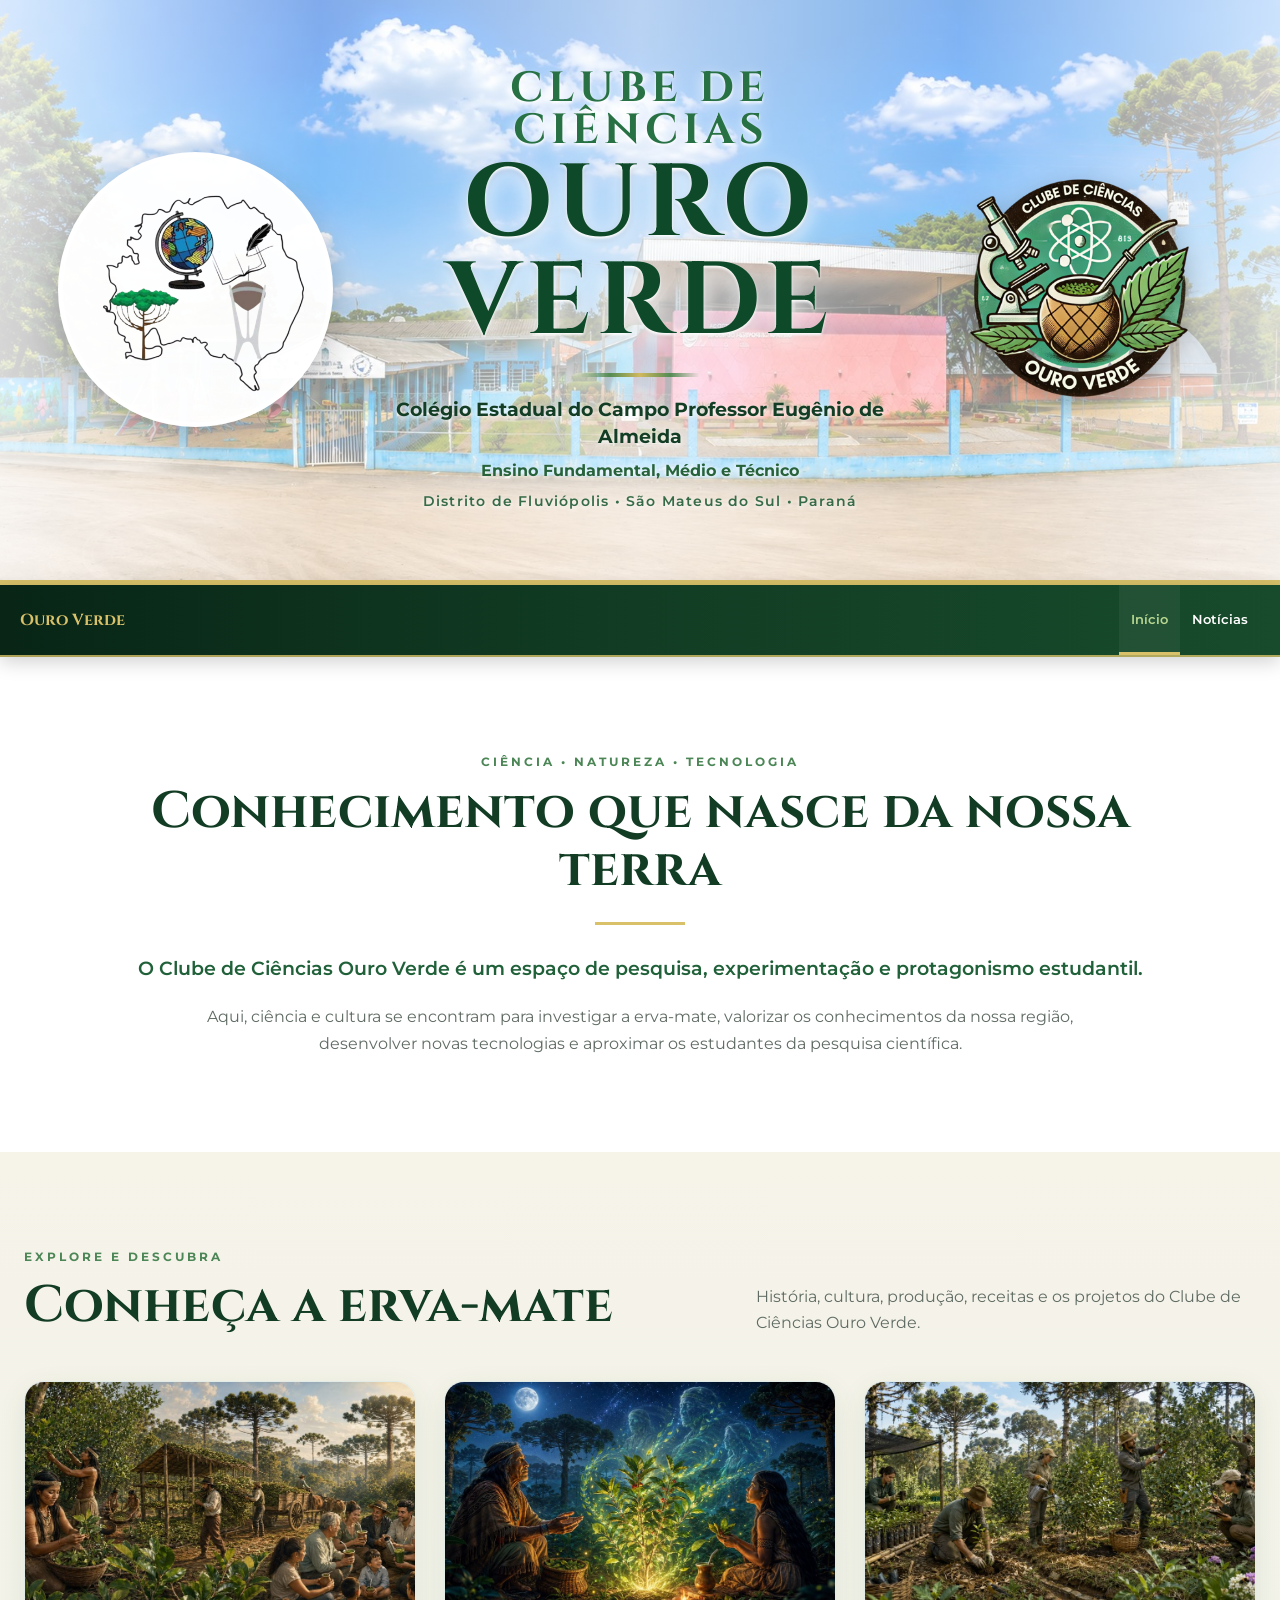
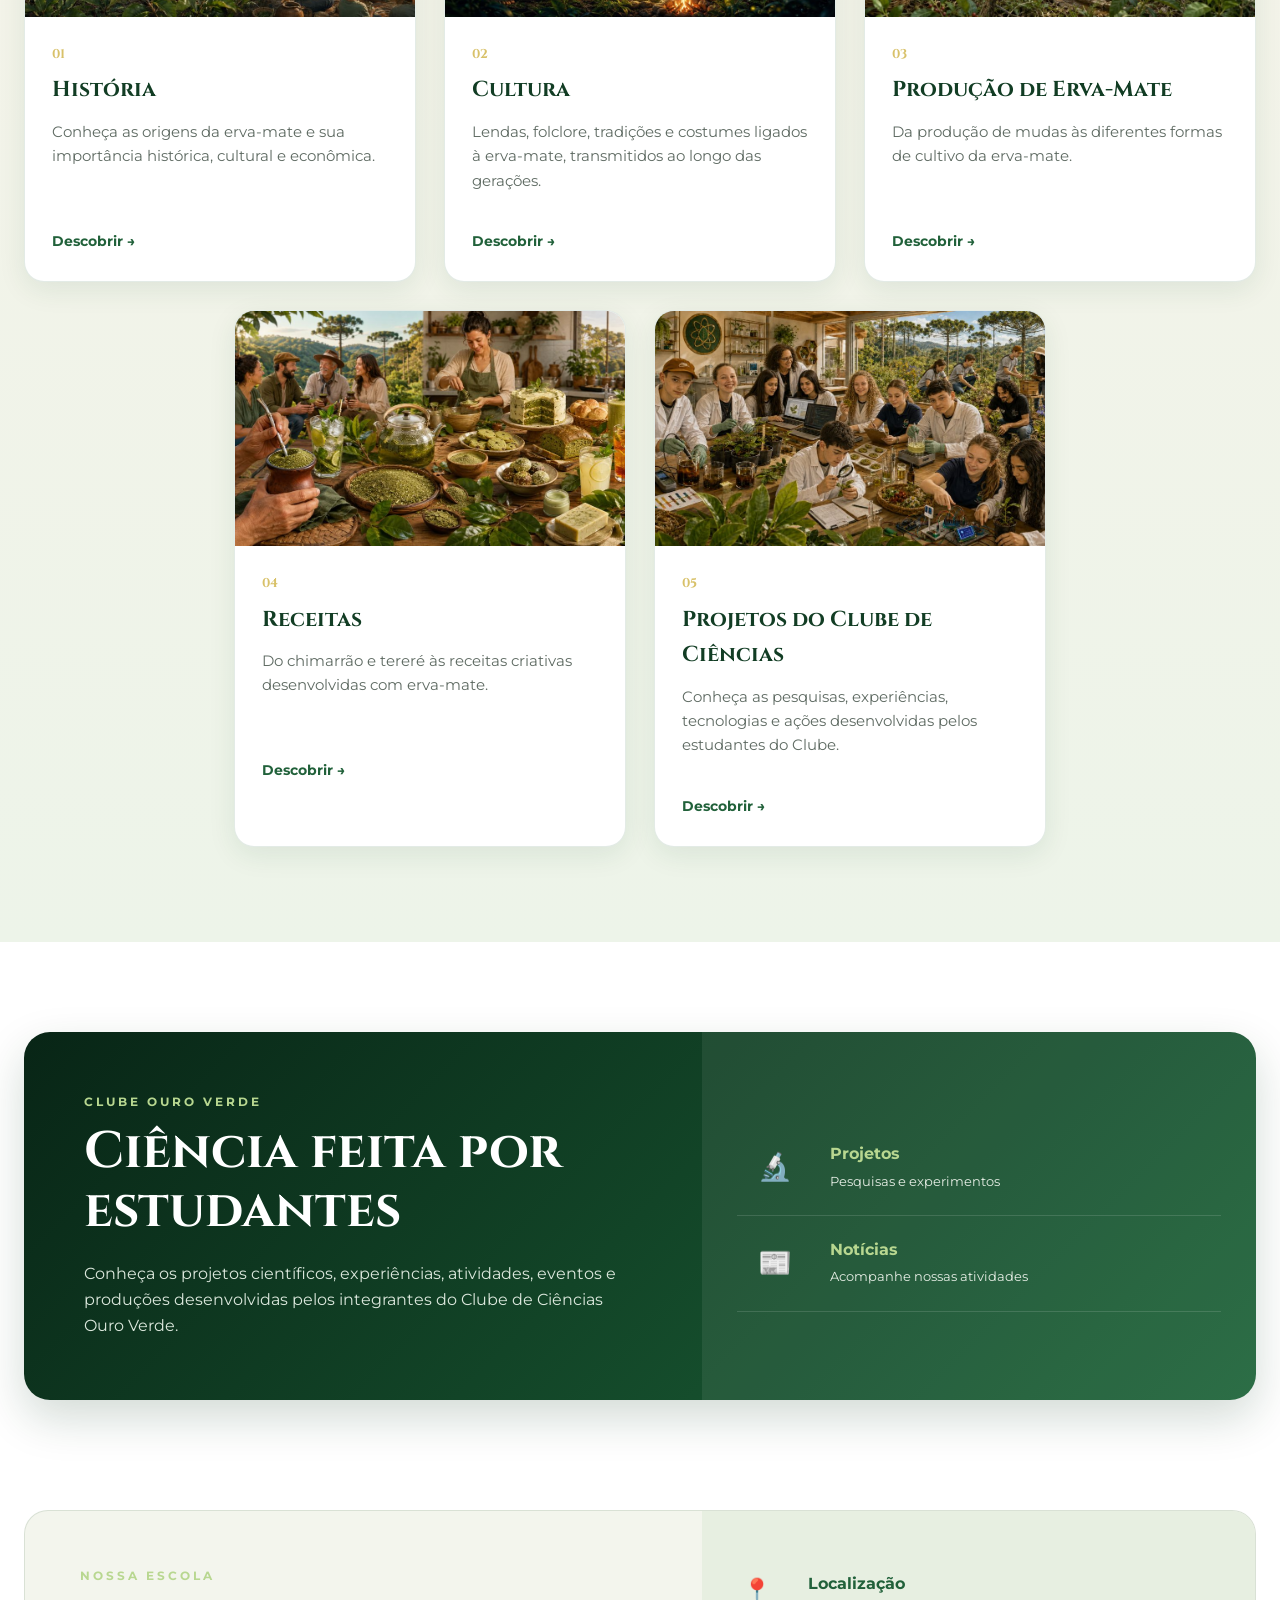
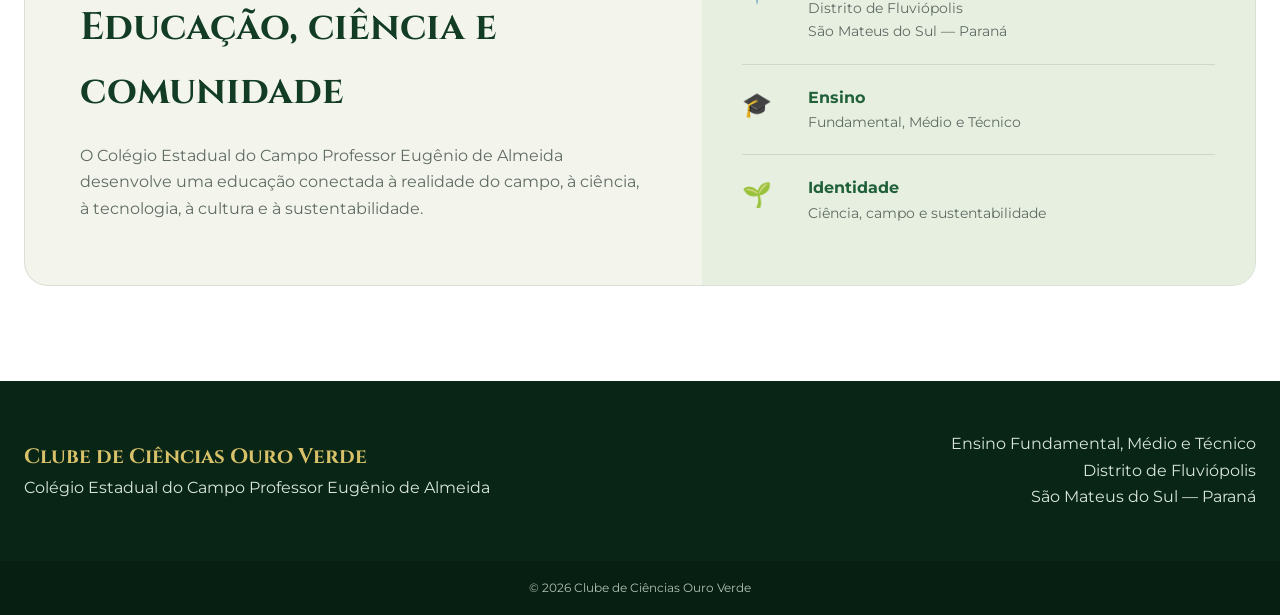
<file: index.html>
<!DOCTYPE html>
<html lang="pt-BR">
<head>
    <meta charset="UTF-8">
    <meta
        name="viewport"
        content="width=device-width, initial-scale=1.0"
    >
    <meta
        name="description"
        content="Site do Clube de Ciências Ouro Verde do Colégio Estadual do Campo Professor Eugênio de Almeida."
    >
    <meta
        name="author"
        content="Clube de Ciências Ouro Verde"
    >
    <meta
        name="theme-color"
        content="#123d24"
    >
    <title>Clube de Ciências Ouro Verde</title>
    <!-- FONTES -->
    <link rel="preconnect" href="https://fonts.googleapis.com">
    <link
        rel="preconnect"
        href="https://fonts.gstatic.com"
        crossorigin
    >
    <link
        href="https://fonts.googleapis.com/css2?family=Cinzel:wght@600;700&family=Montserrat:wght@400;500;600;700&display=swap"
        rel="stylesheet"
    >
    <!-- CSS -->
    <link rel="stylesheet" href="css/style.css?v=7">
    <link rel="stylesheet" href="css/hero.css?v=7">
    <link rel="stylesheet" href="css/responsivo.css?v=7">
</head>
<body>
    <!-- ======================================
         CABEÇALHO / BANNER
    ======================================= -->
    <header
        class="cabecalho-principal"
        id="inicio"
    >
        <div class="cabecalho-sobreposicao">
            <div class="cabecalho-conteudo">
                <!-- LOGO DO COLÉGIO -->
                <div class="area-logo area-logo-colegio">
                    <a
                        class="cabecalho-logo logo-colegio"
                        href="index.html"
                        aria-label="Página inicial"
                    >
                        <img
                            src="imagens/logos/logo-eugenio.png"
                            alt="Logotipo do Colégio Estadual do Campo Professor Eugênio de Almeida"
                        >
                    </a>
                </div>
                <!-- NOME DO SITE -->
                <div class="cabecalho-texto">
                    <p class="cabecalho-linha-menor">
                        Clube de Ciências
                    </p>
                    <h1>
                        Ouro Verde
                    </h1>
                    <div class="linha-decorativa"></div>
                    <p class="cabecalho-escola">
                        Colégio Estadual do Campo Professor Eugênio de Almeida
                    </p>
                    <p class="cabecalho-niveis">
                        Ensino Fundamental, Médio e Técnico
                    </p>
                    <p class="cabecalho-local">
                        Distrito de Fluviópolis • São Mateus do Sul • Paraná
                    </p>
                </div>
                <!-- LOGO DO CLUBE -->
                <div class="area-logo">
                    <a
                        class="cabecalho-logo"
                        href="index.html"
                        aria-label="Clube de Ciências Ouro Verde"
                    >
                        <img
                            src="imagens/logos/logo-clube.png"
                            alt="Logo do Clube de Ciências Ouro Verde"
                        >
                    </a>
                </div>
            </div>
        </div>
    </header>
    <!-- ======================================
         MENU PRINCIPAL
    ======================================= -->
    <nav
        class="menu-principal"
        aria-label="Menu principal"
    >
        <div class="menu-container">
            <a
                class="menu-marca"
                href="#inicio"
            >
                Ouro Verde
            </a>
            <!-- MENU FIXO: só Início e Notícias.
                 As outras páginas abrem pelos cartões abaixo. -->
            <ul class="menu-lista">
                <li>
                    <a
                        class="menu-ativo"
                        href="index.html"
                    >
                        Início
                    </a>
                </li>
                <li>
                    <a href="paginas/noticias.html">
                        Notícias
                    </a>
                </li>
            </ul>
        </div>
    </nav>
    <!-- ======================================
         CONTEÚDO PRINCIPAL
    ======================================= -->
    <main>
        <!-- APRESENTAÇÃO -->
        <section class="secao-apresentacao">
            <div class="container apresentacao-conteudo">
                <p class="rotulo-secao">
                    Ciência • natureza • tecnologia
                </p>
                <h2 class="titulo-secao">
                    Conhecimento que nasce da nossa terra
                </h2>
                <div class="linha-titulo"></div>
                <p class="texto-destaque">
                    O Clube de Ciências Ouro Verde é um espaço de pesquisa,
                    experimentação e protagonismo estudantil.
                </p>
                <p class="texto-apresentacao">
                    Aqui, ciência e cultura se encontram para investigar a
                    erva-mate, valorizar os conhecimentos da nossa região,
                    desenvolver novas tecnologias e aproximar os estudantes
                    da pesquisa científica.
                </p>
            </div>
        </section>
        <!-- ======================================
             CARDS DAS PÁGINAS
        ======================================= -->
        <section class="secao-acessos">
            <div class="container">
                <div class="cabecalho-secao">
                    <div>
                        <p class="rotulo-secao">
                            Explore e descubra
                        </p>
                        <h2 class="titulo-secao">
                            Conheça a erva-mate
                        </h2>
                    </div>
                    <p class="descricao-secao">
                        História, cultura, produção, receitas e os
                        projetos do Clube de Ciências Ouro Verde.
                    </p>
                </div>
                <div class="grade-cards grade-cards-centro">

                    <!-- HISTÓRIA -->
                    <article class="card-acesso">
                        <a
                            class="card-imagem-link"
                            href="paginas/historia.html"
                        >
                            <img
                                class="card-imagem"
                                src="imagens/logos/historia.jpg"
                                alt="Representação da história da erva-mate"
                            >
                        </a>
                        <div class="card-conteudo">
                            <span class="card-numero">
                                01
                            </span>
                            <h3>
                                História
                            </h3>
                            <p>
                                Conheça as origens da erva-mate e sua importância histórica, cultural e econômica.
                            </p>
                            <a
                                class="botao-card"
                                href="paginas/historia.html"
                            >
                                Descobrir →
                            </a>
                        </div>
                    </article>

                    <!-- CULTURA -->
                    <article class="card-acesso">
                        <a
                            class="card-imagem-link"
                            href="paginas/cultura.html"
                        >
                            <img
                                class="card-imagem"
                                src="imagens/logos/lendas.jpg"
                                alt="Representação da cultura e das lendas da erva-mate"
                            >
                        </a>
                        <div class="card-conteudo">
                            <span class="card-numero">
                                02
                            </span>
                            <h3>
                                Cultura
                            </h3>
                            <p>
                                Lendas, folclore, tradições e costumes ligados à erva-mate, transmitidos ao longo das gerações.
                            </p>
                            <a
                                class="botao-card"
                                href="paginas/cultura.html"
                            >
                                Descobrir →
                            </a>
                        </div>
                    </article>

                    <!-- PRODUÇÃO DE ERVA-MATE (leva às subpáginas Produção de Mudas e Formas de Cultivo) -->
                    <article class="card-acesso">
                        <a
                            class="card-imagem-link"
                            href="paginas/producao-erva-mate.html"
                        >
                            <img
                                class="card-imagem"
                                src="imagens/logos/plantio.jpg"
                                alt="Representação da produção de erva-mate"
                            >
                        </a>
                        <div class="card-conteudo">
                            <span class="card-numero">
                                03
                            </span>
                            <h3>
                                Produção de Erva-Mate
                            </h3>
                            <p>
                                Da produção de mudas às diferentes formas de cultivo da erva-mate.
                            </p>
                            <a
                                class="botao-card"
                                href="paginas/producao-erva-mate.html"
                            >
                                Descobrir →
                            </a>
                        </div>
                    </article>

                    <!-- RECEITAS -->
                    <article class="card-acesso">
                        <a
                            class="card-imagem-link"
                            href="paginas/receitas.html"
                        >
                            <img
                                class="card-imagem"
                                src="imagens/logos/receitas.jpg"
                                alt="Representação dos usos e receitas com erva-mate"
                            >
                        </a>
                        <div class="card-conteudo">
                            <span class="card-numero">
                                04
                            </span>
                            <h3>
                                Receitas
                            </h3>
                            <p>
                                Do chimarrão e tereré às receitas criativas desenvolvidas com erva-mate.
                            </p>
                            <a
                                class="botao-card"
                                href="paginas/receitas.html"
                            >
                                Descobrir →
                            </a>
                        </div>
                    </article>

                    <!-- PROJETOS DO CLUBE DE CIÊNCIAS -->
                    <article class="card-acesso">
                        <a
                            class="card-imagem-link"
                            href="paginas/projetos.html"
                        >
                            <img
                                class="card-imagem"
                                src="imagens/logos/projetos.jpg"
                                alt="Representação dos projetos desenvolvidos pelo Clube de Ciências Ouro Verde"
                            >
                        </a>
                        <div class="card-conteudo">
                            <span class="card-numero">
                                05
                            </span>
                            <h3>
                                Projetos do Clube de Ciências
                            </h3>
                            <p>
                                Conheça as pesquisas, experiências, tecnologias e ações desenvolvidas pelos estudantes do Clube.
                            </p>
                            <a
                                class="botao-card"
                                href="paginas/projetos.html"
                            >
                                Descobrir →
                            </a>
                        </div>
                    </article>

                </div>

            </div>

        </section>



        <!-- ======================================
             CLUBE DE CIÊNCIAS
        ======================================= -->

        <section class="secao-clube">

            <div class="container">

                <div class="chamada-clube">

                    <div class="chamada-clube-texto">

                        <p class="rotulo-secao rotulo-claro">
                            Clube Ouro Verde
                        </p>

                        <h2>
                            Ciência feita por estudantes
                        </h2>

                        <p>
                            Conheça os projetos científicos, experiências,
                            atividades, eventos e produções desenvolvidas
                            pelos integrantes do Clube de Ciências Ouro Verde.
                        </p>

                    </div>


                    <div class="atalhos-clube">

                        <a
                            class="atalho"
                            href="paginas/projetos.html"
                        >

                            <span class="atalho-icone">
                                🔬
                            </span>

                            <div>
                                <strong>
                                    Projetos
                                </strong>

                                <small>
                                    Pesquisas e experimentos
                                </small>

                            </div>

                        </a>




                        <a
                            class="atalho"
                            href="paginas/noticias.html"
                        >

                            <span class="atalho-icone">
                                📰
                            </span>

                            <div>

                                <strong>
                                    Notícias
                                </strong>

                                <small>
                                    Acompanhe nossas atividades
                                </small>

                            </div>

                        </a>

                    </div>

                </div>

            </div>

        </section>



        <!-- ======================================
             INSTITUIÇÃO
        ======================================= -->

        <section class="secao-institucional">

            <div class="container">

                <div class="painel-institucional">

                    <div class="painel-texto">

                        <p class="rotulo-secao rotulo-claro">
                            Nossa escola
                        </p>

                        <h2>
                            Educação, ciência e comunidade
                        </h2>

                        <p>
                            O Colégio Estadual do Campo Professor Eugênio de
                            Almeida desenvolve uma educação conectada à
                            realidade do campo, à ciência, à tecnologia,
                            à cultura e à sustentabilidade.
                        </p>

                    </div>


                    <div class="dados-institucionais">

                        <div class="dado">

                            <span>
                                📍
                            </span>

                            <div>

                                <strong>
                                    Localização
                                </strong>

                                <p>
                                    Distrito de Fluviópolis
                                </p>

                                <p>
                                    São Mateus do Sul — Paraná
                                </p>

                            </div>

                        </div>


                        <div class="dado">

                            <span>
                                🎓
                            </span>

                            <div>

                                <strong>
                                    Ensino
                                </strong>

                                <p>
                                    Fundamental, Médio e Técnico
                                </p>

                            </div>

                        </div>


                        <div class="dado">

                            <span>
                                🌱
                            </span>

                            <div>

                                <strong>
                                    Identidade
                                </strong>

                                <p>
                                    Ciência, campo e sustentabilidade
                                </p>

                            </div>

                        </div>

                    </div>

                </div>

            </div>

        </section>


    </main>



    <!-- ======================================
         RODAPÉ
    ======================================= -->

    <footer class="rodape-principal">

        <div class="container rodape-conteudo">

            <div>

                <p class="rodape-titulo">
                    Clube de Ciências Ouro Verde
                </p>

                <p>
                    Colégio Estadual do Campo Professor Eugênio de Almeida
                </p>

            </div>


            <div class="rodape-localizacao">

                <p>
                    Ensino Fundamental, Médio e Técnico
                </p>

                <p>
                    Distrito de Fluviópolis
                </p>

                <p>
                    São Mateus do Sul — Paraná
                </p>

            </div>

        </div>


        <div class="rodape-final">

            © 2026 Clube de Ciências Ouro Verde

        </div>

    </footer>


</body>

</html>
</file>
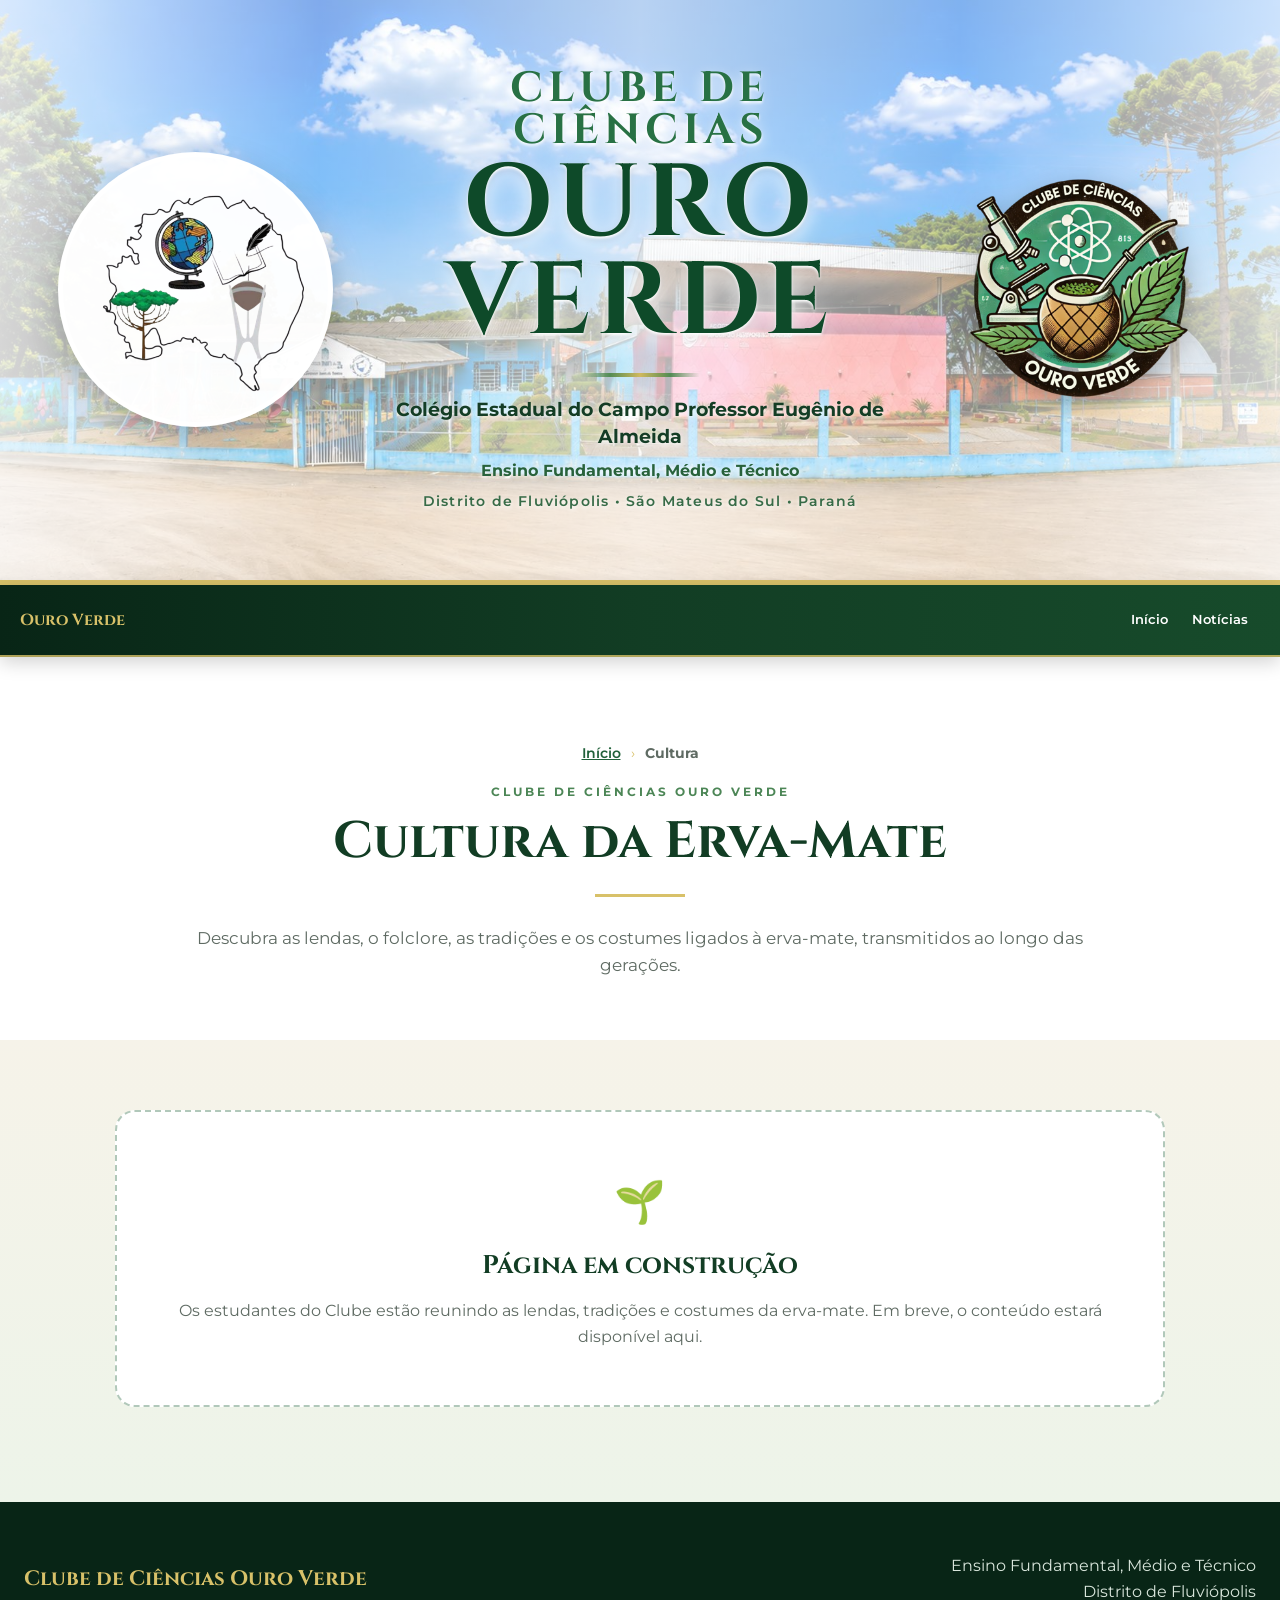
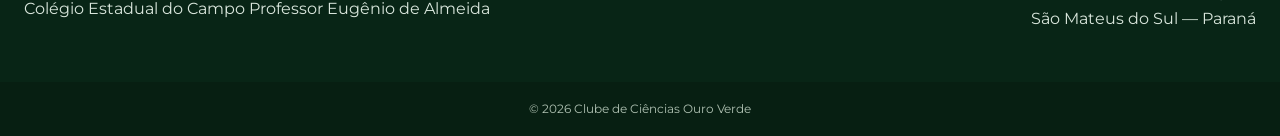
<file: paginas/cultura.html>
<!DOCTYPE html>
<html lang="pt-BR">
<head>
    <!-- =====================================================
         CONFIGURAÇÕES DA PÁGINA
    ====================================================== -->
    <meta charset="UTF-8">
    <meta
        name="viewport"
        content="width=device-width, initial-scale=1.0"
    >
    <meta
        name="description"
        content="Lendas, folclore, tradições e costumes ligados à erva-mate, transmitidos ao longo das gerações."
    >
    <meta
        name="author"
        content="Clube de Ciências Ouro Verde"
    >
    <meta
        name="theme-color"
        content="#123d24"
    >
    <title>Cultura | Clube de Ciências Ouro Verde</title>

    <!-- FONTES (não alterar) -->
    <link rel="preconnect" href="https://fonts.googleapis.com">
    <link
        rel="preconnect"
        href="https://fonts.gstatic.com"
        crossorigin
    >
    <link
        href="https://fonts.googleapis.com/css2?family=Cinzel:wght@600;700&family=Montserrat:wght@400;500;600;700&display=swap"
        rel="stylesheet"
    >

    <!-- CSS (não alterar)
         Atenção: nas páginas da pasta "paginas" todos os
         caminhos começam com ../ (volta uma pasta). -->
    <link rel="stylesheet" href="../css/style.css?v=7">
    <link rel="stylesheet" href="../css/hero.css?v=7">
    <link rel="stylesheet" href="../css/paginas.css?v=7">
    <link rel="stylesheet" href="../css/responsivo.css?v=7">
</head>
<body>
    <!-- ======================================
         CABEÇALHO / BANNER
         (igual ao da página inicial — não alterar)
    ======================================= -->
    <header
        class="cabecalho-principal"
        id="inicio"
    >
        <div class="cabecalho-sobreposicao">
            <div class="cabecalho-conteudo">
                <!-- LOGO DO COLÉGIO -->
                <div class="area-logo area-logo-colegio">
                    <a
                        class="cabecalho-logo logo-colegio"
                        href="../index.html"
                        aria-label="Página inicial"
                    >
                        <img
                            src="../imagens/logos/logo-eugenio.png"
                            alt="Logotipo do Colégio Estadual do Campo Professor Eugênio de Almeida"
                        >
                    </a>
                </div>
                <!-- NOME DO SITE -->
                <div class="cabecalho-texto">
                    <p class="cabecalho-linha-menor">
                        Clube de Ciências
                    </p>
                    <p class="cabecalho-titulo">
                        Ouro Verde
                    </p>
                    <div class="linha-decorativa"></div>
                    <p class="cabecalho-escola">
                        Colégio Estadual do Campo Professor Eugênio de Almeida
                    </p>
                    <p class="cabecalho-niveis">
                        Ensino Fundamental, Médio e Técnico
                    </p>
                    <p class="cabecalho-local">
                        Distrito de Fluviópolis • São Mateus do Sul • Paraná
                    </p>
                </div>
                <!-- LOGO DO CLUBE -->
                <div class="area-logo">
                    <a
                        class="cabecalho-logo"
                        href="../index.html"
                        aria-label="Clube de Ciências Ouro Verde"
                    >
                        <img
                            src="../imagens/logos/logo-clube.png"
                            alt="Logo do Clube de Ciências Ouro Verde"
                        >
                    </a>
                </div>
            </div>
        </div>
    </header>

    <!-- ======================================
         MENU FIXO (não alterar)
         Só tem Início e Notícias. As outras páginas
         são abertas pelos cartões da página inicial.
    ======================================= -->
    <nav
        class="menu-principal"
        aria-label="Menu principal"
    >
        <div class="menu-container">
            <a
                class="menu-marca"
                href="../index.html"
            >
                Ouro Verde
            </a>
            <ul class="menu-lista">
                <li>
                    <a href="../index.html">
                        Início
                    </a>
                </li>
                <li>
                    <a href="noticias.html">
                        Notícias
                    </a>
                </li>
            </ul>
        </div>
    </nav>

    <!-- ======================================
         CONTEÚDO PRINCIPAL
         A PARTIR DAQUI CADA PÁGINA É DIFERENTE.
    ======================================= -->
    <main class="pagina-interna">

        <!-- ABERTURA DA PÁGINA: trilha, rótulo, título e introdução -->
        <section class="abertura-pagina">
            <div class="container">
                <!-- Trilha: mostra onde o visitante está -->
                <nav class="trilha" aria-label="Você está em">
                    <a href="../index.html">Início</a>
                    <span>›</span>
                    <strong>Cultura</strong>
                </nav>
                <p class="rotulo-secao">
                    Clube de Ciências Ouro Verde
                </p>
                <h1>
                    Cultura da Erva-Mate
                </h1>
                <div class="linha-titulo"></div>
                <div class="introducao-pagina">
                    <p>
                        Descubra as lendas, o folclore, as tradições e os costumes ligados
                        à erva-mate, transmitidos ao longo das gerações.
                    </p>
                </div>
            </div>
        </section>

        <!-- CONTEÚDO DA PÁGINA -->
        <section class="conteudo-pagina">
            <div class="container">

                <!-- ===== COMEÇAR O CONTEÚDO AQUI ===== -->

                <!-- Aviso temporário: apague este bloco quando
                     o primeiro cartão da página for incluído. -->
                <div class="aviso-construcao">
                    <span>🌱</span>
                    <h2>
                        Página em construção
                    </h2>
                    <p>
                        Os estudantes do Clube estão reunindo as lendas, tradições e costumes da erva-mate. Em breve, o conteúdo estará disponível aqui.
                    </p>
                </div>

                <!-- Os cartões desta página entram aqui dentro -->
                <div class="grade-topicos">

                </div>

                <!-- =========================================
                     MODELOS DE CARTÕES PARA COPIAR
                     Para usar: copie o modelo, cole DENTRO da
                     <div class="grade-topicos"> (antes do </div>)
                     e troque os textos. Sempre copie desde
                     <article até </article>.

                     Só aparece no cartão o começo do texto.
                     O texto completo abre numa janela ao
                     clicar em "Ler mais".

                     MODELO 1 — CARTÃO COM EMOJI
                    <article class="card-topico">
                        <div class="card-topico-imagem">🌱</div>
                        <div class="card-topico-conteudo">
                            <p class="card-topico-etapa">Assunto</p>
                            <h2>
                                Título do assunto
                            </h2>
                            <div class="card-topico-texto">
                                <p>
                                    Primeiro parágrafo.
                                </p>
                                <p>
                                    Segundo parágrafo.
                                </p>
                                <p class="fonte-texto">
                                    Fonte: SOBRENOME, Nome. Título. Ano.
                                </p>
                            </div>
                            <button class="card-topico-botao" type="button">
                                Ler mais →
                            </button>
                        </div>
                    </article>

                     MODELO 2 — CARTÃO COM FOTO
                     (troque só a primeira linha do MODELO 1)
                        <div class="card-topico-imagem">
                            <img
                                src="../imagens/NOME-DA-PASTA/nome-da-foto.jpg"
                                alt="Descreva o que aparece na foto"
                                data-legenda="Foto: nome de quem fotografou."
                            >
                        </div>
                ========================================== -->

                <!-- ===== TERMINAR O CONTEÚDO AQUI ===== -->

            </div>
        </section>

    </main>

    <!-- ======================================
         RODAPÉ (não alterar)
    ======================================= -->
    <footer class="rodape-principal">
        <div class="container rodape-conteudo">
            <div>
                <p class="rodape-titulo">
                    Clube de Ciências Ouro Verde
                </p>
                <p>
                    Colégio Estadual do Campo Professor Eugênio de Almeida
                </p>
            </div>
            <div class="rodape-localizacao">
                <p>
                    Ensino Fundamental, Médio e Técnico
                </p>
                <p>
                    Distrito de Fluviópolis
                </p>
                <p>
                    São Mateus do Sul — Paraná
                </p>
            </div>
        </div>
        <div class="rodape-final">
            © 2026 Clube de Ciências Ouro Verde
        </div>
    </footer>

    <!-- Faz os cartões abrirem numa janela (não alterar) -->
    <script src="../js/cartoes.js?v=7"></script>
</body>
</html>
</file>
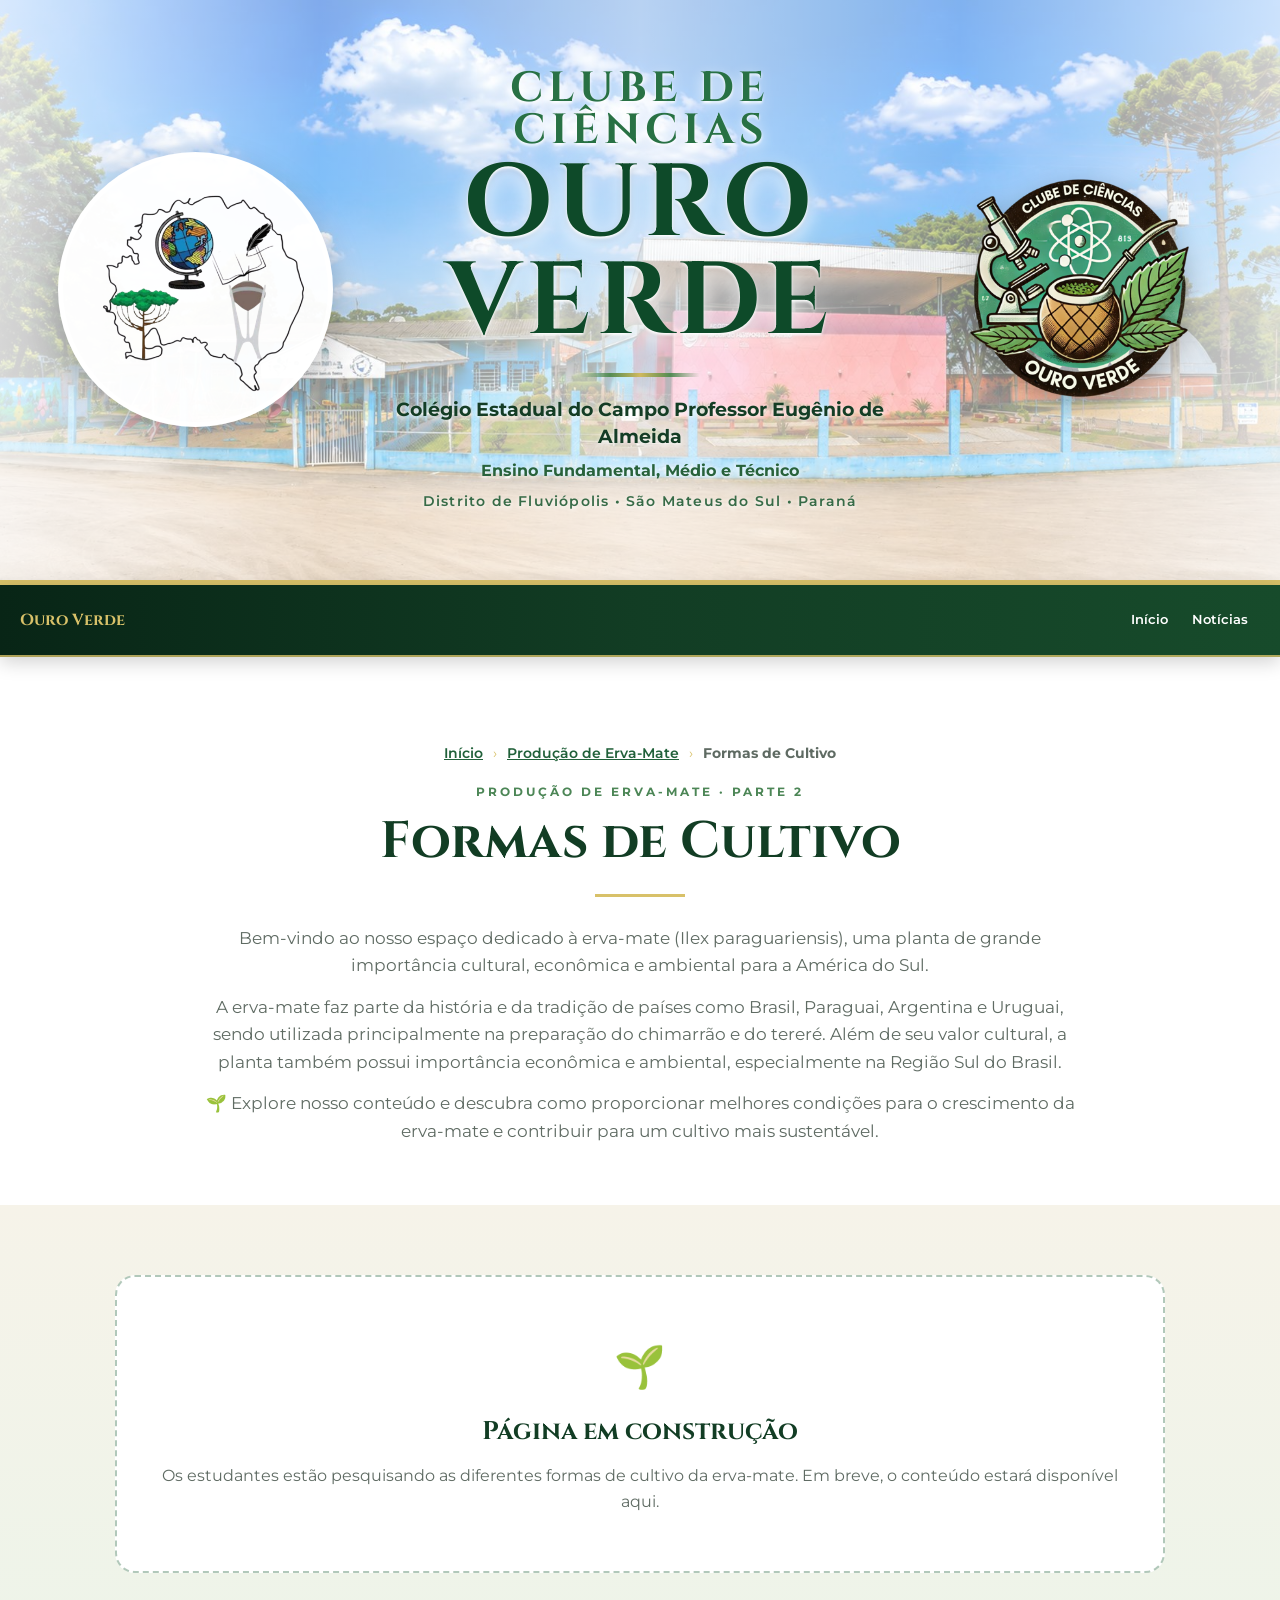
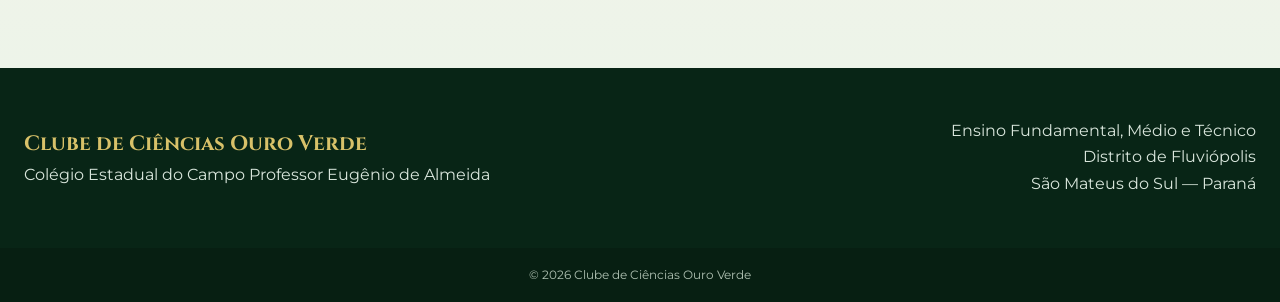
<file: paginas/formas-cultivo.html>
<!DOCTYPE html>
<html lang="pt-BR">
<head>
    <!-- =====================================================
         CONFIGURAÇÕES DA PÁGINA
    ====================================================== -->
    <meta charset="UTF-8">
    <meta
        name="viewport"
        content="width=device-width, initial-scale=1.0"
    >
    <meta
        name="description"
        content="As diferentes formas de cultivo da erva-mate e os cuidados com a planta."
    >
    <meta
        name="author"
        content="Clube de Ciências Ouro Verde"
    >
    <meta
        name="theme-color"
        content="#123d24"
    >
    <title>Formas de Cultivo | Clube de Ciências Ouro Verde</title>

    <!-- FONTES (não alterar) -->
    <link rel="preconnect" href="https://fonts.googleapis.com">
    <link
        rel="preconnect"
        href="https://fonts.gstatic.com"
        crossorigin
    >
    <link
        href="https://fonts.googleapis.com/css2?family=Cinzel:wght@600;700&family=Montserrat:wght@400;500;600;700&display=swap"
        rel="stylesheet"
    >

    <!-- CSS (não alterar)
         Atenção: nas páginas da pasta "paginas" todos os
         caminhos começam com ../ (volta uma pasta). -->
    <link rel="stylesheet" href="../css/style.css?v=7">
    <link rel="stylesheet" href="../css/hero.css?v=7">
    <link rel="stylesheet" href="../css/paginas.css?v=7">
    <link rel="stylesheet" href="../css/responsivo.css?v=7">
</head>
<body>
    <!-- ======================================
         CABEÇALHO / BANNER
         (igual ao da página inicial — não alterar)
    ======================================= -->
    <header
        class="cabecalho-principal"
        id="inicio"
    >
        <div class="cabecalho-sobreposicao">
            <div class="cabecalho-conteudo">
                <!-- LOGO DO COLÉGIO -->
                <div class="area-logo area-logo-colegio">
                    <a
                        class="cabecalho-logo logo-colegio"
                        href="../index.html"
                        aria-label="Página inicial"
                    >
                        <img
                            src="../imagens/logos/logo-eugenio.png"
                            alt="Logotipo do Colégio Estadual do Campo Professor Eugênio de Almeida"
                        >
                    </a>
                </div>
                <!-- NOME DO SITE -->
                <div class="cabecalho-texto">
                    <p class="cabecalho-linha-menor">
                        Clube de Ciências
                    </p>
                    <p class="cabecalho-titulo">
                        Ouro Verde
                    </p>
                    <div class="linha-decorativa"></div>
                    <p class="cabecalho-escola">
                        Colégio Estadual do Campo Professor Eugênio de Almeida
                    </p>
                    <p class="cabecalho-niveis">
                        Ensino Fundamental, Médio e Técnico
                    </p>
                    <p class="cabecalho-local">
                        Distrito de Fluviópolis • São Mateus do Sul • Paraná
                    </p>
                </div>
                <!-- LOGO DO CLUBE -->
                <div class="area-logo">
                    <a
                        class="cabecalho-logo"
                        href="../index.html"
                        aria-label="Clube de Ciências Ouro Verde"
                    >
                        <img
                            src="../imagens/logos/logo-clube.png"
                            alt="Logo do Clube de Ciências Ouro Verde"
                        >
                    </a>
                </div>
            </div>
        </div>
    </header>

    <!-- ======================================
         MENU FIXO (não alterar)
         Só tem Início e Notícias. As outras páginas
         são abertas pelos cartões da página inicial.
    ======================================= -->
    <nav
        class="menu-principal"
        aria-label="Menu principal"
    >
        <div class="menu-container">
            <a
                class="menu-marca"
                href="../index.html"
            >
                Ouro Verde
            </a>
            <ul class="menu-lista">
                <li>
                    <a href="../index.html">
                        Início
                    </a>
                </li>
                <li>
                    <a href="noticias.html">
                        Notícias
                    </a>
                </li>
            </ul>
        </div>
    </nav>

    <!-- ======================================
         CONTEÚDO PRINCIPAL
         A PARTIR DAQUI CADA PÁGINA É DIFERENTE.
    ======================================= -->
    <main class="pagina-interna">

        <!-- ABERTURA DA PÁGINA: trilha, rótulo, título e introdução -->
        <section class="abertura-pagina">
            <div class="container">
                <!-- Trilha: mostra onde o visitante está -->
                <nav class="trilha" aria-label="Você está em">
                    <a href="../index.html">Início</a>
                    <span>›</span>
                    <a href="producao-erva-mate.html">Produção de Erva-Mate</a>
                    <span>›</span>
                    <strong>Formas de Cultivo</strong>
                </nav>
                <p class="rotulo-secao">
                    Produção de Erva-Mate · Parte 2
                </p>
                <h1>
                    Formas de Cultivo
                </h1>
                <div class="linha-titulo"></div>
                <div class="introducao-pagina">
                    <p>
                        Bem-vindo ao nosso espaço dedicado à erva-mate (Ilex
                        paraguariensis), uma planta de grande importância cultural,
                        econômica e ambiental para a América do Sul.
                    </p>
                    <p>
                        A erva-mate faz parte da história e da tradição de países como
                        Brasil, Paraguai, Argentina e Uruguai, sendo utilizada
                        principalmente na preparação do chimarrão e do tereré. Além de seu
                        valor cultural, a planta também possui importância econômica e
                        ambiental, especialmente na Região Sul do Brasil.
                    </p>
                    <p>
                        🌱 Explore nosso conteúdo e descubra como proporcionar melhores
                        condições para o crescimento da erva-mate e contribuir para um
                        cultivo mais sustentável.
                    </p>
                </div>
            </div>
        </section>

        <!-- CONTEÚDO DA PÁGINA -->
        <section class="conteudo-pagina">
            <div class="container">

                <!-- ===== COMEÇAR O CONTEÚDO AQUI ===== -->

                <!-- Aviso temporário: apague este bloco quando
                     o primeiro cartão da página for incluído. -->
                <div class="aviso-construcao">
                    <span>🌱</span>
                    <h2>
                        Página em construção
                    </h2>
                    <p>
                        Os estudantes estão pesquisando as diferentes formas de cultivo da erva-mate. Em breve, o conteúdo estará disponível aqui.
                    </p>
                </div>

                <!-- Os cartões desta página entram aqui dentro -->
                <div class="grade-topicos">

                </div>

                <!-- =========================================
                     MODELOS DE CARTÕES PARA COPIAR
                     Para usar: copie o modelo, cole DENTRO da
                     <div class="grade-topicos"> (antes do </div>)
                     e troque os textos. Sempre copie desde
                     <article até </article>.

                     Só aparece no cartão o começo do texto.
                     O texto completo abre numa janela ao
                     clicar em "Ler mais".

                     MODELO 1 — CARTÃO COM EMOJI
                    <article class="card-topico">
                        <div class="card-topico-imagem">🌱</div>
                        <div class="card-topico-conteudo">
                            <p class="card-topico-etapa">Assunto</p>
                            <h2>
                                Título do assunto
                            </h2>
                            <div class="card-topico-texto">
                                <p>
                                    Primeiro parágrafo.
                                </p>
                                <p>
                                    Segundo parágrafo.
                                </p>
                                <p class="fonte-texto">
                                    Fonte: SOBRENOME, Nome. Título. Ano.
                                </p>
                            </div>
                            <button class="card-topico-botao" type="button">
                                Ler mais →
                            </button>
                        </div>
                    </article>

                     MODELO 2 — CARTÃO COM FOTO
                     (troque só a primeira linha do MODELO 1)
                        <div class="card-topico-imagem">
                            <img
                                src="../imagens/NOME-DA-PASTA/nome-da-foto.jpg"
                                alt="Descreva o que aparece na foto"
                                data-legenda="Foto: nome de quem fotografou."
                            >
                        </div>
                ========================================== -->

                <!-- ===== TERMINAR O CONTEÚDO AQUI ===== -->

            </div>
        </section>

    </main>

    <!-- ======================================
         RODAPÉ (não alterar)
    ======================================= -->
    <footer class="rodape-principal">
        <div class="container rodape-conteudo">
            <div>
                <p class="rodape-titulo">
                    Clube de Ciências Ouro Verde
                </p>
                <p>
                    Colégio Estadual do Campo Professor Eugênio de Almeida
                </p>
            </div>
            <div class="rodape-localizacao">
                <p>
                    Ensino Fundamental, Médio e Técnico
                </p>
                <p>
                    Distrito de Fluviópolis
                </p>
                <p>
                    São Mateus do Sul — Paraná
                </p>
            </div>
        </div>
        <div class="rodape-final">
            © 2026 Clube de Ciências Ouro Verde
        </div>
    </footer>

    <!-- Faz os cartões abrirem numa janela (não alterar) -->
    <script src="../js/cartoes.js?v=7"></script>
</body>
</html>
</file>
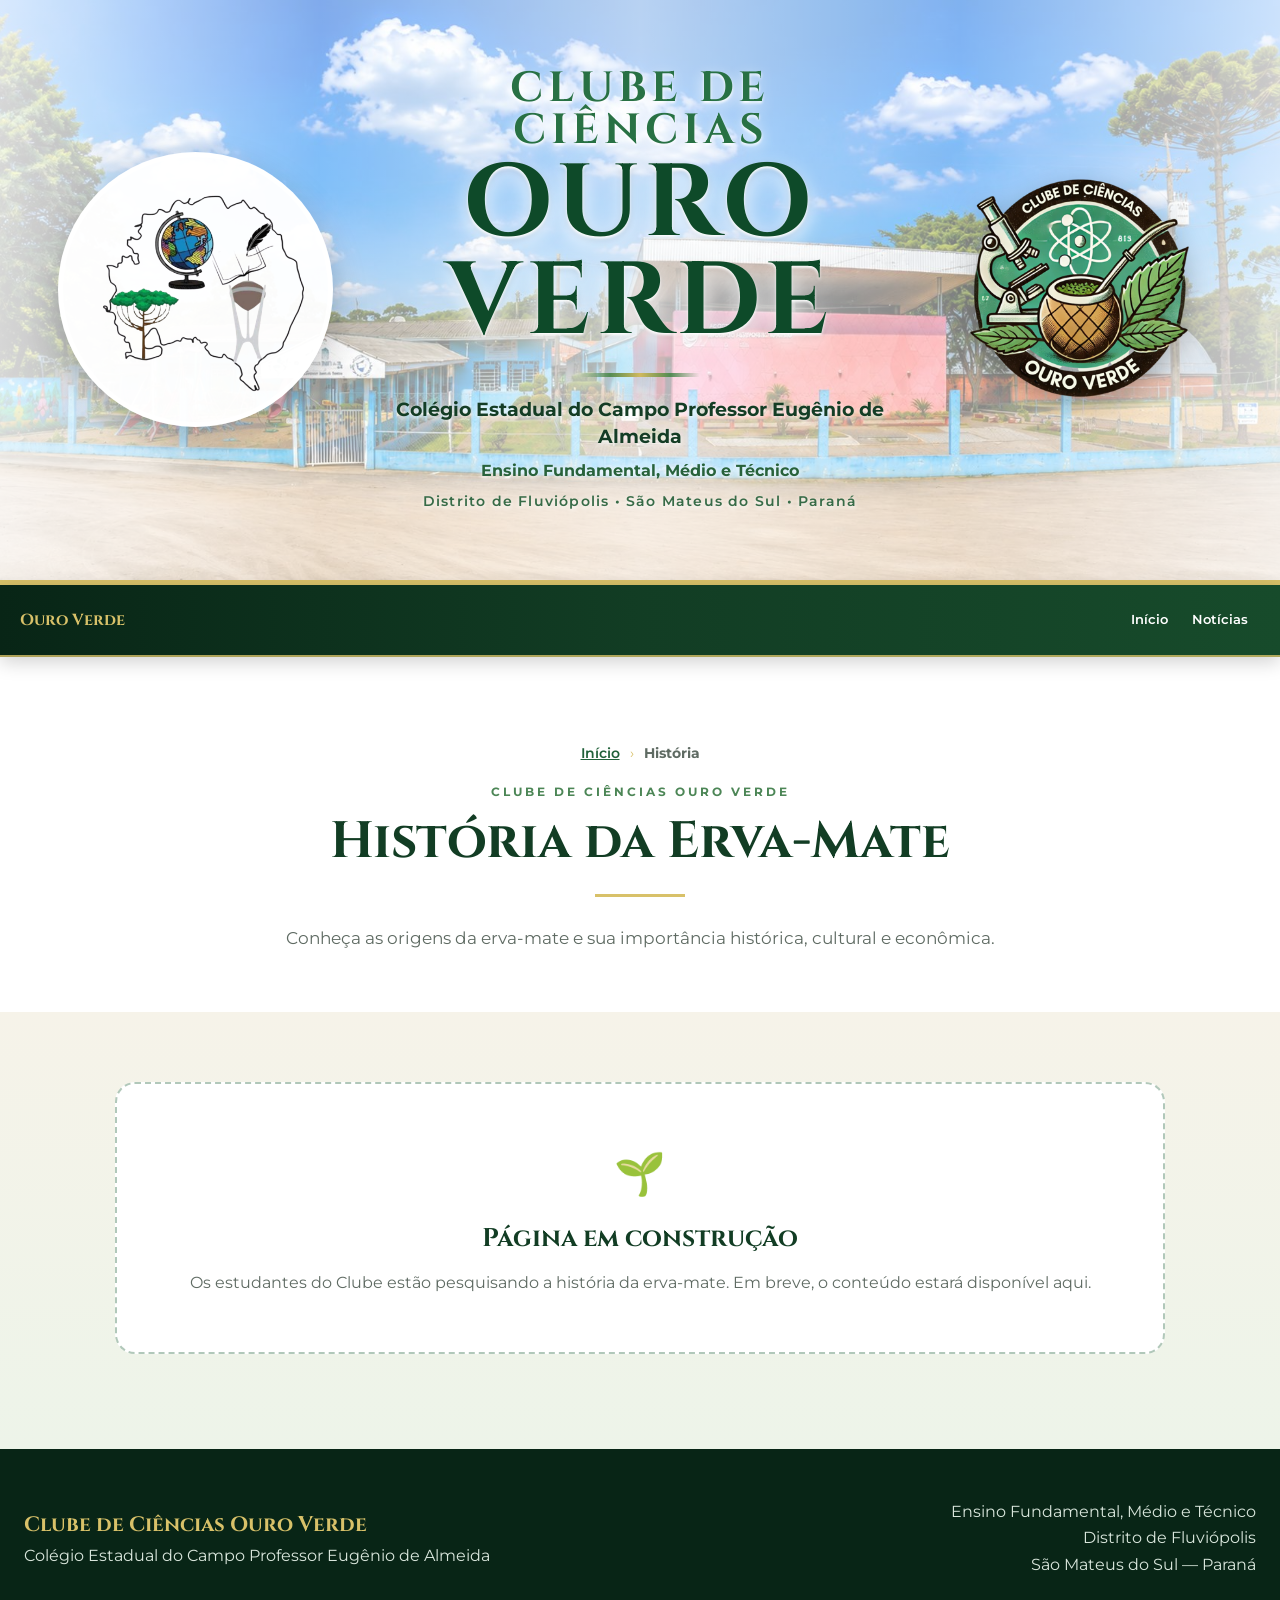
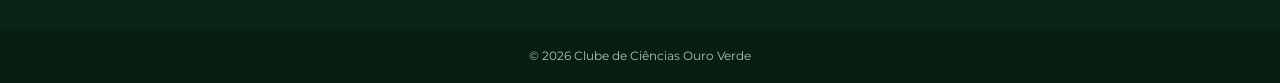
<file: paginas/historia.html>
<!DOCTYPE html>
<html lang="pt-BR">
<head>
    <!-- =====================================================
         CONFIGURAÇÕES DA PÁGINA
    ====================================================== -->
    <meta charset="UTF-8">
    <meta
        name="viewport"
        content="width=device-width, initial-scale=1.0"
    >
    <meta
        name="description"
        content="Origens da erva-mate e sua importância histórica, cultural e econômica para o Paraná e a região."
    >
    <meta
        name="author"
        content="Clube de Ciências Ouro Verde"
    >
    <meta
        name="theme-color"
        content="#123d24"
    >
    <title>História | Clube de Ciências Ouro Verde</title>

    <!-- FONTES (não alterar) -->
    <link rel="preconnect" href="https://fonts.googleapis.com">
    <link
        rel="preconnect"
        href="https://fonts.gstatic.com"
        crossorigin
    >
    <link
        href="https://fonts.googleapis.com/css2?family=Cinzel:wght@600;700&family=Montserrat:wght@400;500;600;700&display=swap"
        rel="stylesheet"
    >

    <!-- CSS (não alterar)
         Atenção: nas páginas da pasta "paginas" todos os
         caminhos começam com ../ (volta uma pasta). -->
    <link rel="stylesheet" href="../css/style.css?v=7">
    <link rel="stylesheet" href="../css/hero.css?v=7">
    <link rel="stylesheet" href="../css/paginas.css?v=7">
    <link rel="stylesheet" href="../css/responsivo.css?v=7">
</head>
<body>
    <!-- ======================================
         CABEÇALHO / BANNER
         (igual ao da página inicial — não alterar)
    ======================================= -->
    <header
        class="cabecalho-principal"
        id="inicio"
    >
        <div class="cabecalho-sobreposicao">
            <div class="cabecalho-conteudo">
                <!-- LOGO DO COLÉGIO -->
                <div class="area-logo area-logo-colegio">
                    <a
                        class="cabecalho-logo logo-colegio"
                        href="../index.html"
                        aria-label="Página inicial"
                    >
                        <img
                            src="../imagens/logos/logo-eugenio.png"
                            alt="Logotipo do Colégio Estadual do Campo Professor Eugênio de Almeida"
                        >
                    </a>
                </div>
                <!-- NOME DO SITE -->
                <div class="cabecalho-texto">
                    <p class="cabecalho-linha-menor">
                        Clube de Ciências
                    </p>
                    <p class="cabecalho-titulo">
                        Ouro Verde
                    </p>
                    <div class="linha-decorativa"></div>
                    <p class="cabecalho-escola">
                        Colégio Estadual do Campo Professor Eugênio de Almeida
                    </p>
                    <p class="cabecalho-niveis">
                        Ensino Fundamental, Médio e Técnico
                    </p>
                    <p class="cabecalho-local">
                        Distrito de Fluviópolis • São Mateus do Sul • Paraná
                    </p>
                </div>
                <!-- LOGO DO CLUBE -->
                <div class="area-logo">
                    <a
                        class="cabecalho-logo"
                        href="../index.html"
                        aria-label="Clube de Ciências Ouro Verde"
                    >
                        <img
                            src="../imagens/logos/logo-clube.png"
                            alt="Logo do Clube de Ciências Ouro Verde"
                        >
                    </a>
                </div>
            </div>
        </div>
    </header>

    <!-- ======================================
         MENU FIXO (não alterar)
         Só tem Início e Notícias. As outras páginas
         são abertas pelos cartões da página inicial.
    ======================================= -->
    <nav
        class="menu-principal"
        aria-label="Menu principal"
    >
        <div class="menu-container">
            <a
                class="menu-marca"
                href="../index.html"
            >
                Ouro Verde
            </a>
            <ul class="menu-lista">
                <li>
                    <a href="../index.html">
                        Início
                    </a>
                </li>
                <li>
                    <a href="noticias.html">
                        Notícias
                    </a>
                </li>
            </ul>
        </div>
    </nav>

    <!-- ======================================
         CONTEÚDO PRINCIPAL
         A PARTIR DAQUI CADA PÁGINA É DIFERENTE.
    ======================================= -->
    <main class="pagina-interna">

        <!-- ABERTURA DA PÁGINA: trilha, rótulo, título e introdução -->
        <section class="abertura-pagina">
            <div class="container">
                <!-- Trilha: mostra onde o visitante está -->
                <nav class="trilha" aria-label="Você está em">
                    <a href="../index.html">Início</a>
                    <span>›</span>
                    <strong>História</strong>
                </nav>
                <p class="rotulo-secao">
                    Clube de Ciências Ouro Verde
                </p>
                <h1>
                    História da Erva-Mate
                </h1>
                <div class="linha-titulo"></div>
                <div class="introducao-pagina">
                    <p>
                        Conheça as origens da erva-mate e sua importância histórica,
                        cultural e econômica.
                    </p>
                </div>
            </div>
        </section>

        <!-- CONTEÚDO DA PÁGINA -->
        <section class="conteudo-pagina">
            <div class="container">

                <!-- ===== COMEÇAR O CONTEÚDO AQUI ===== -->

                <!-- Aviso temporário: apague este bloco quando
                     o primeiro cartão da página for incluído. -->
                <div class="aviso-construcao">
                    <span>🌱</span>
                    <h2>
                        Página em construção
                    </h2>
                    <p>
                        Os estudantes do Clube estão pesquisando a história da erva-mate. Em breve, o conteúdo estará disponível aqui.
                    </p>
                </div>

                <!-- Os cartões desta página entram aqui dentro -->
                <div class="grade-topicos">

                </div>

                <!-- =========================================
                     MODELOS DE CARTÕES PARA COPIAR
                     Para usar: copie o modelo, cole DENTRO da
                     <div class="grade-topicos"> (antes do </div>)
                     e troque os textos. Sempre copie desde
                     <article até </article>.

                     Só aparece no cartão o começo do texto.
                     O texto completo abre numa janela ao
                     clicar em "Ler mais".

                     MODELO 1 — CARTÃO COM EMOJI
                    <article class="card-topico">
                        <div class="card-topico-imagem">🌱</div>
                        <div class="card-topico-conteudo">
                            <p class="card-topico-etapa">Assunto</p>
                            <h2>
                                Título do assunto
                            </h2>
                            <div class="card-topico-texto">
                                <p>
                                    Primeiro parágrafo.
                                </p>
                                <p>
                                    Segundo parágrafo.
                                </p>
                                <p class="fonte-texto">
                                    Fonte: SOBRENOME, Nome. Título. Ano.
                                </p>
                            </div>
                            <button class="card-topico-botao" type="button">
                                Ler mais →
                            </button>
                        </div>
                    </article>

                     MODELO 2 — CARTÃO COM FOTO
                     (troque só a primeira linha do MODELO 1)
                        <div class="card-topico-imagem">
                            <img
                                src="../imagens/NOME-DA-PASTA/nome-da-foto.jpg"
                                alt="Descreva o que aparece na foto"
                                data-legenda="Foto: nome de quem fotografou."
                            >
                        </div>
                ========================================== -->

                <!-- ===== TERMINAR O CONTEÚDO AQUI ===== -->

            </div>
        </section>

    </main>

    <!-- ======================================
         RODAPÉ (não alterar)
    ======================================= -->
    <footer class="rodape-principal">
        <div class="container rodape-conteudo">
            <div>
                <p class="rodape-titulo">
                    Clube de Ciências Ouro Verde
                </p>
                <p>
                    Colégio Estadual do Campo Professor Eugênio de Almeida
                </p>
            </div>
            <div class="rodape-localizacao">
                <p>
                    Ensino Fundamental, Médio e Técnico
                </p>
                <p>
                    Distrito de Fluviópolis
                </p>
                <p>
                    São Mateus do Sul — Paraná
                </p>
            </div>
        </div>
        <div class="rodape-final">
            © 2026 Clube de Ciências Ouro Verde
        </div>
    </footer>

    <!-- Faz os cartões abrirem numa janela (não alterar) -->
    <script src="../js/cartoes.js?v=7"></script>
</body>
</html>
</file>
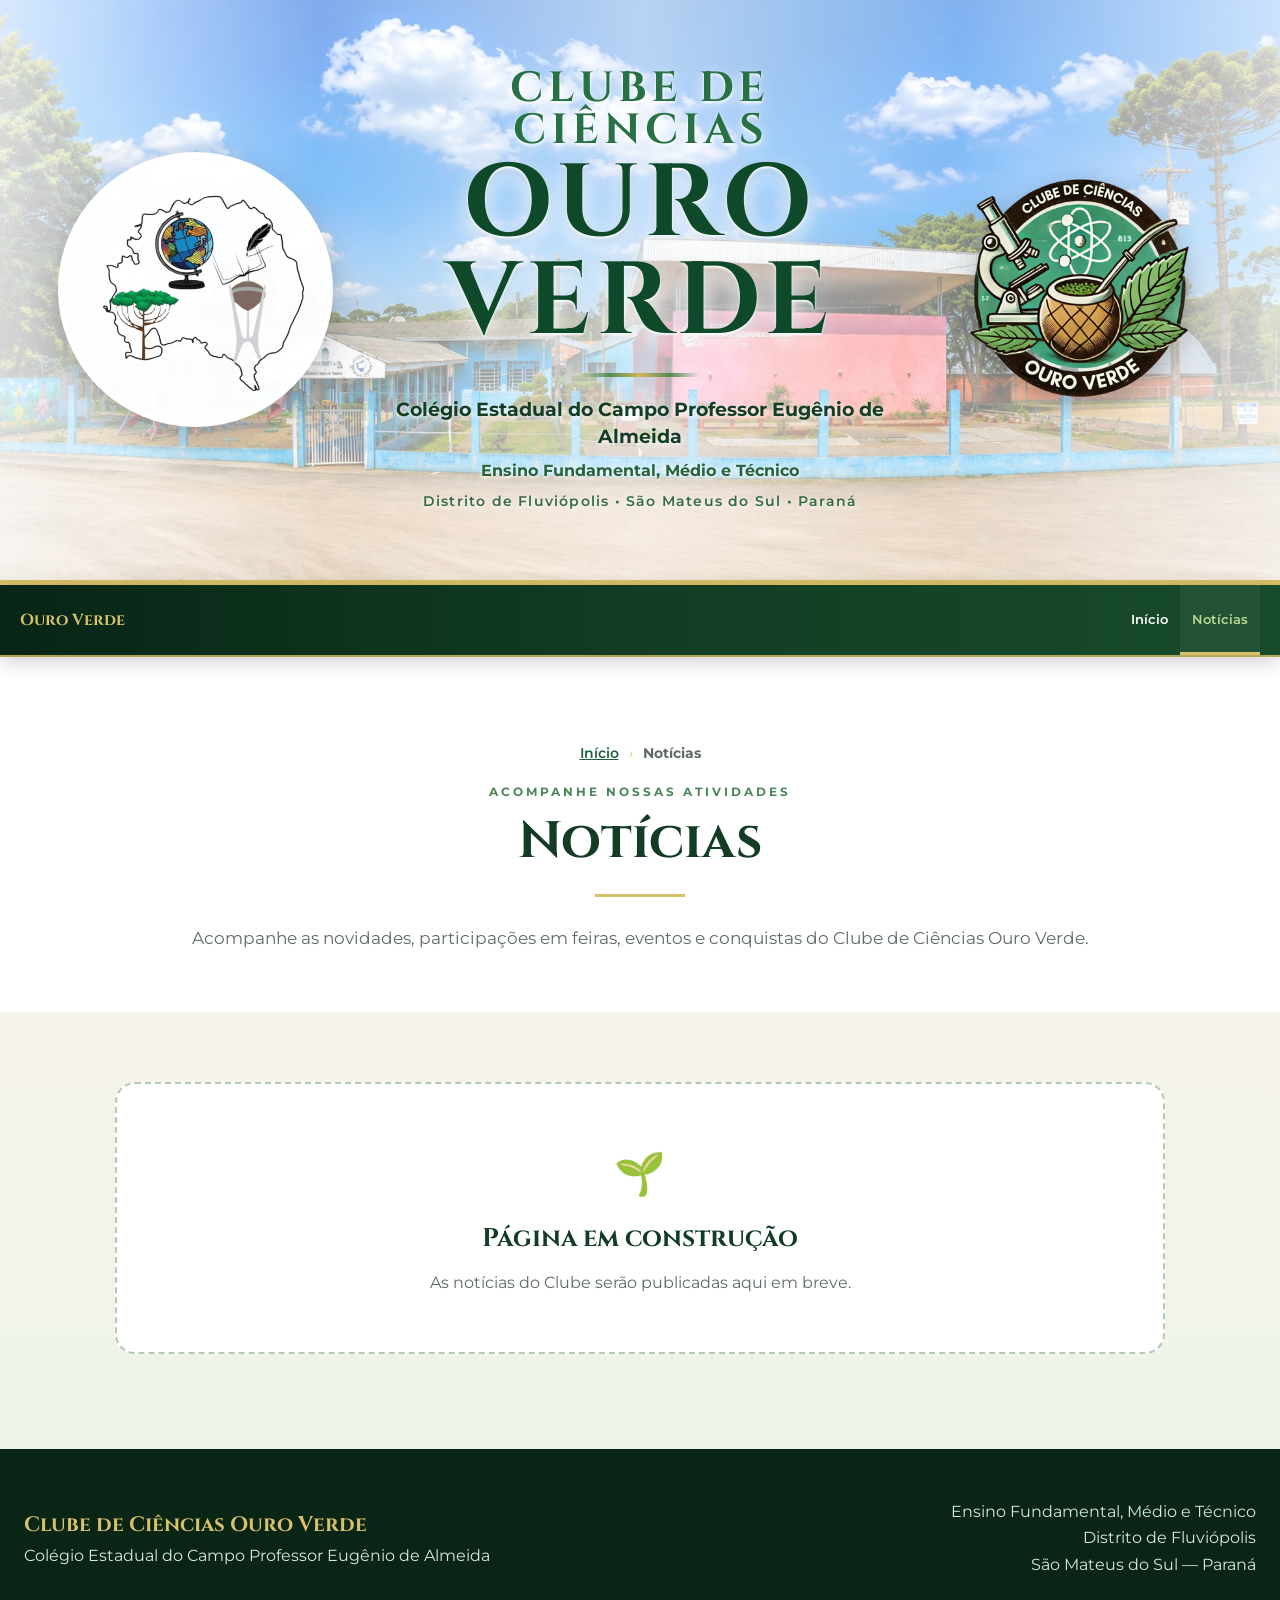
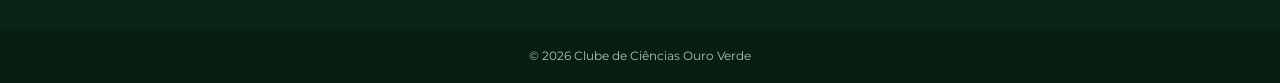
<file: paginas/noticias.html>
<!DOCTYPE html>
<html lang="pt-BR">
<head>
    <!-- =====================================================
         CONFIGURAÇÕES DA PÁGINA
    ====================================================== -->
    <meta charset="UTF-8">
    <meta
        name="viewport"
        content="width=device-width, initial-scale=1.0"
    >
    <meta
        name="description"
        content="Notícias e atividades do Clube de Ciências Ouro Verde."
    >
    <meta
        name="author"
        content="Clube de Ciências Ouro Verde"
    >
    <meta
        name="theme-color"
        content="#123d24"
    >
    <title>Notícias | Clube de Ciências Ouro Verde</title>

    <!-- FONTES (não alterar) -->
    <link rel="preconnect" href="https://fonts.googleapis.com">
    <link
        rel="preconnect"
        href="https://fonts.gstatic.com"
        crossorigin
    >
    <link
        href="https://fonts.googleapis.com/css2?family=Cinzel:wght@600;700&family=Montserrat:wght@400;500;600;700&display=swap"
        rel="stylesheet"
    >

    <!-- CSS (não alterar)
         Atenção: nas páginas da pasta "paginas" todos os
         caminhos começam com ../ (volta uma pasta). -->
    <link rel="stylesheet" href="../css/style.css?v=7">
    <link rel="stylesheet" href="../css/hero.css?v=7">
    <link rel="stylesheet" href="../css/paginas.css?v=7">
    <link rel="stylesheet" href="../css/responsivo.css?v=7">
</head>
<body>
    <!-- ======================================
         CABEÇALHO / BANNER
         (igual ao da página inicial — não alterar)
    ======================================= -->
    <header
        class="cabecalho-principal"
        id="inicio"
    >
        <div class="cabecalho-sobreposicao">
            <div class="cabecalho-conteudo">
                <!-- LOGO DO COLÉGIO -->
                <div class="area-logo area-logo-colegio">
                    <a
                        class="cabecalho-logo logo-colegio"
                        href="../index.html"
                        aria-label="Página inicial"
                    >
                        <img
                            src="../imagens/logos/logo-eugenio.png"
                            alt="Logotipo do Colégio Estadual do Campo Professor Eugênio de Almeida"
                        >
                    </a>
                </div>
                <!-- NOME DO SITE -->
                <div class="cabecalho-texto">
                    <p class="cabecalho-linha-menor">
                        Clube de Ciências
                    </p>
                    <p class="cabecalho-titulo">
                        Ouro Verde
                    </p>
                    <div class="linha-decorativa"></div>
                    <p class="cabecalho-escola">
                        Colégio Estadual do Campo Professor Eugênio de Almeida
                    </p>
                    <p class="cabecalho-niveis">
                        Ensino Fundamental, Médio e Técnico
                    </p>
                    <p class="cabecalho-local">
                        Distrito de Fluviópolis • São Mateus do Sul • Paraná
                    </p>
                </div>
                <!-- LOGO DO CLUBE -->
                <div class="area-logo">
                    <a
                        class="cabecalho-logo"
                        href="../index.html"
                        aria-label="Clube de Ciências Ouro Verde"
                    >
                        <img
                            src="../imagens/logos/logo-clube.png"
                            alt="Logo do Clube de Ciências Ouro Verde"
                        >
                    </a>
                </div>
            </div>
        </div>
    </header>

    <!-- ======================================
         MENU FIXO (não alterar)
         Só tem Início e Notícias. As outras páginas
         são abertas pelos cartões da página inicial.
    ======================================= -->
    <nav
        class="menu-principal"
        aria-label="Menu principal"
    >
        <div class="menu-container">
            <a
                class="menu-marca"
                href="../index.html"
            >
                Ouro Verde
            </a>
            <ul class="menu-lista">
                <li>
                    <a href="../index.html">
                        Início
                    </a>
                </li>
                <li>
                    <a class="menu-ativo" href="noticias.html">
                        Notícias
                    </a>
                </li>
            </ul>
        </div>
    </nav>

    <!-- ======================================
         CONTEÚDO PRINCIPAL
         A PARTIR DAQUI CADA PÁGINA É DIFERENTE.
    ======================================= -->
    <main class="pagina-interna">

        <!-- ABERTURA DA PÁGINA: trilha, rótulo, título e introdução -->
        <section class="abertura-pagina">
            <div class="container">
                <!-- Trilha: mostra onde o visitante está -->
                <nav class="trilha" aria-label="Você está em">
                    <a href="../index.html">Início</a>
                    <span>›</span>
                    <strong>Notícias</strong>
                </nav>
                <p class="rotulo-secao">
                    Acompanhe nossas atividades
                </p>
                <h1>
                    Notícias
                </h1>
                <div class="linha-titulo"></div>
                <div class="introducao-pagina">
                    <p>
                        Acompanhe as novidades, participações em feiras, eventos e
                        conquistas do Clube de Ciências Ouro Verde.
                    </p>
                </div>
            </div>
        </section>

        <!-- CONTEÚDO DA PÁGINA -->
        <section class="conteudo-pagina">
            <div class="container">

                <!-- ===== COMEÇAR O CONTEÚDO AQUI ===== -->

                <!-- Aviso temporário: apague este bloco quando
                     o primeiro cartão da página for incluído. -->
                <div class="aviso-construcao">
                    <span>🌱</span>
                    <h2>
                        Página em construção
                    </h2>
                    <p>
                        As notícias do Clube serão publicadas aqui em breve.
                    </p>
                </div>

                <!-- Os cartões desta página entram aqui dentro -->
                <div class="grade-topicos">

                </div>

                <!-- =========================================
                     MODELOS DE CARTÕES PARA COPIAR
                     Para usar: copie o modelo, cole DENTRO da
                     <div class="grade-topicos"> (antes do </div>)
                     e troque os textos. Sempre copie desde
                     <article até </article>.

                     Só aparece no cartão o começo do texto.
                     O texto completo abre numa janela ao
                     clicar em "Ler mais".

                     MODELO 1 — CARTÃO COM EMOJI
                    <article class="card-topico">
                        <div class="card-topico-imagem">🌱</div>
                        <div class="card-topico-conteudo">
                            <p class="card-topico-etapa">Assunto</p>
                            <h2>
                                Título do assunto
                            </h2>
                            <div class="card-topico-texto">
                                <p>
                                    Primeiro parágrafo.
                                </p>
                                <p>
                                    Segundo parágrafo.
                                </p>
                                <p class="fonte-texto">
                                    Fonte: SOBRENOME, Nome. Título. Ano.
                                </p>
                            </div>
                            <button class="card-topico-botao" type="button">
                                Ler mais →
                            </button>
                        </div>
                    </article>

                     MODELO 2 — CARTÃO COM FOTO
                     (troque só a primeira linha do MODELO 1)
                        <div class="card-topico-imagem">
                            <img
                                src="../imagens/NOME-DA-PASTA/nome-da-foto.jpg"
                                alt="Descreva o que aparece na foto"
                                data-legenda="Foto: nome de quem fotografou."
                            >
                        </div>
                ========================================== -->

                <!-- ===== TERMINAR O CONTEÚDO AQUI ===== -->

            </div>
        </section>

    </main>

    <!-- ======================================
         RODAPÉ (não alterar)
    ======================================= -->
    <footer class="rodape-principal">
        <div class="container rodape-conteudo">
            <div>
                <p class="rodape-titulo">
                    Clube de Ciências Ouro Verde
                </p>
                <p>
                    Colégio Estadual do Campo Professor Eugênio de Almeida
                </p>
            </div>
            <div class="rodape-localizacao">
                <p>
                    Ensino Fundamental, Médio e Técnico
                </p>
                <p>
                    Distrito de Fluviópolis
                </p>
                <p>
                    São Mateus do Sul — Paraná
                </p>
            </div>
        </div>
        <div class="rodape-final">
            © 2026 Clube de Ciências Ouro Verde
        </div>
    </footer>

    <!-- Faz os cartões abrirem numa janela (não alterar) -->
    <script src="../js/cartoes.js?v=7"></script>
</body>
</html>
</file>
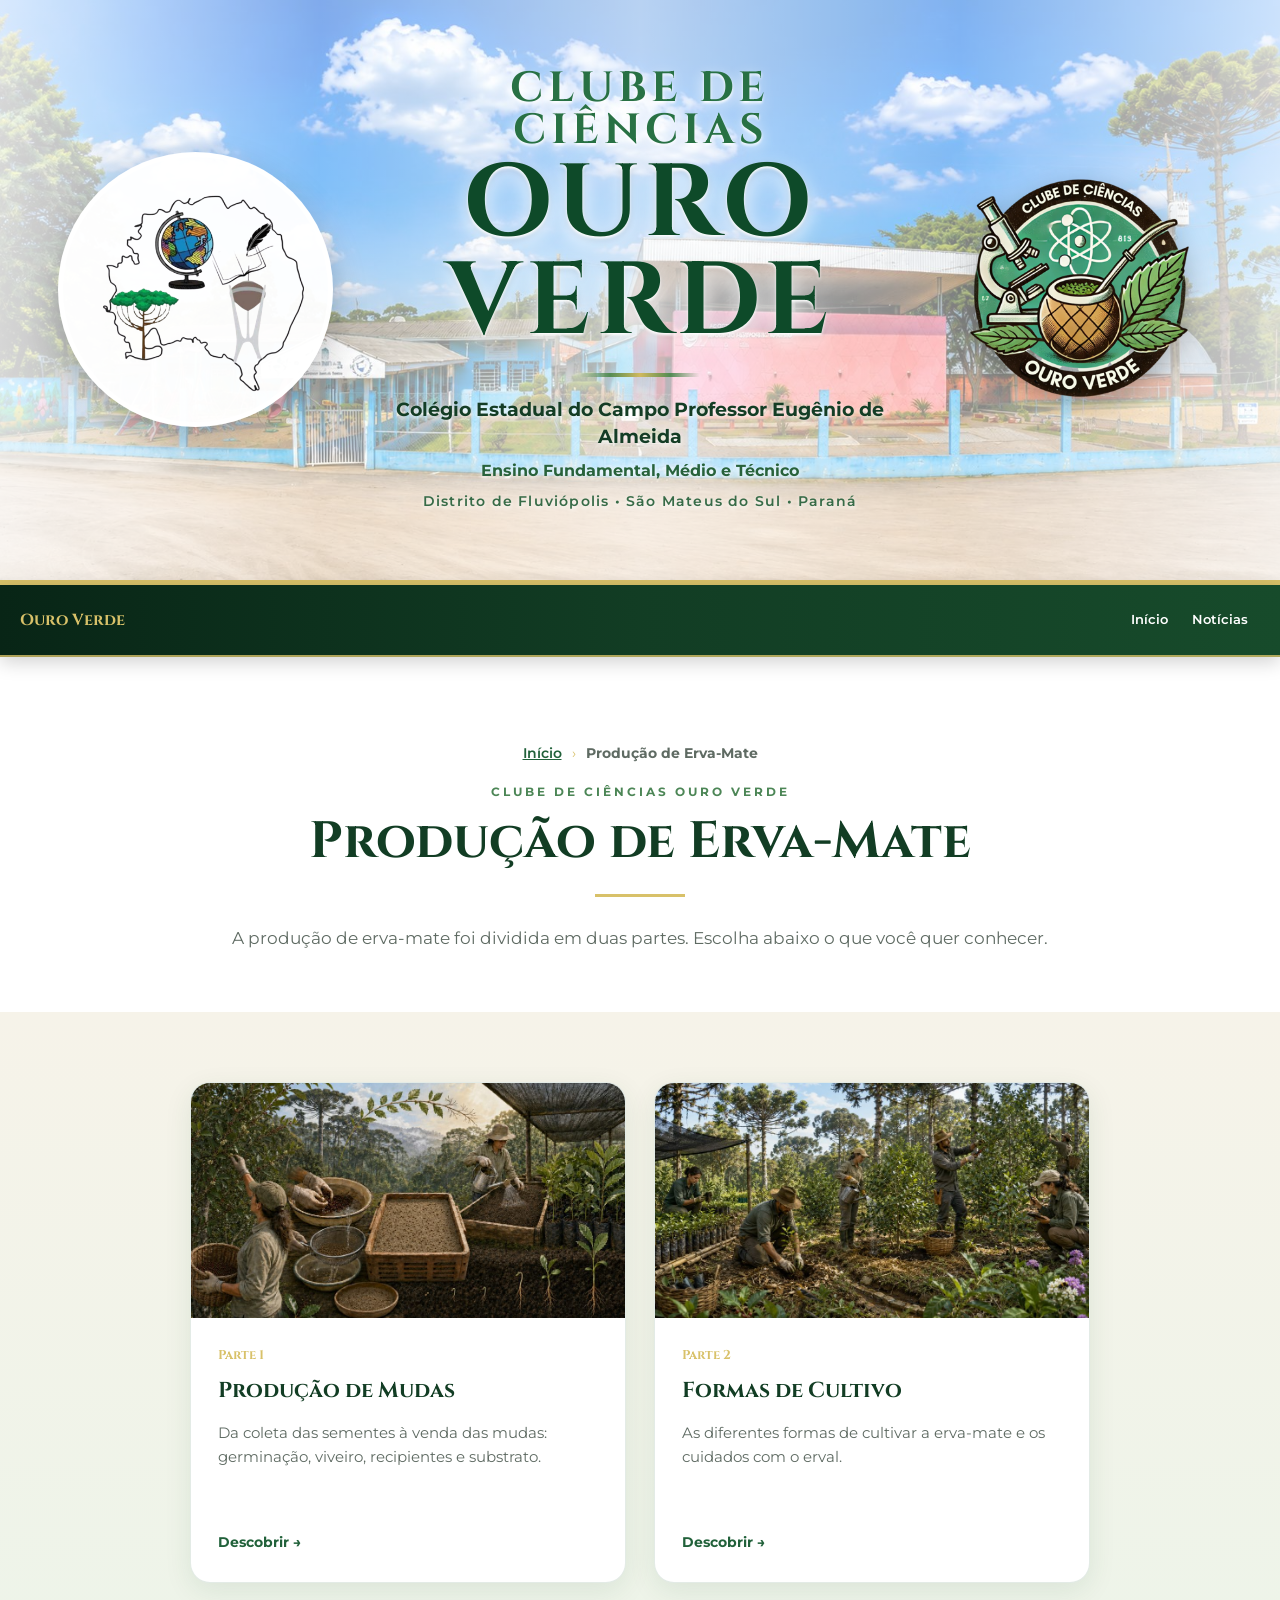
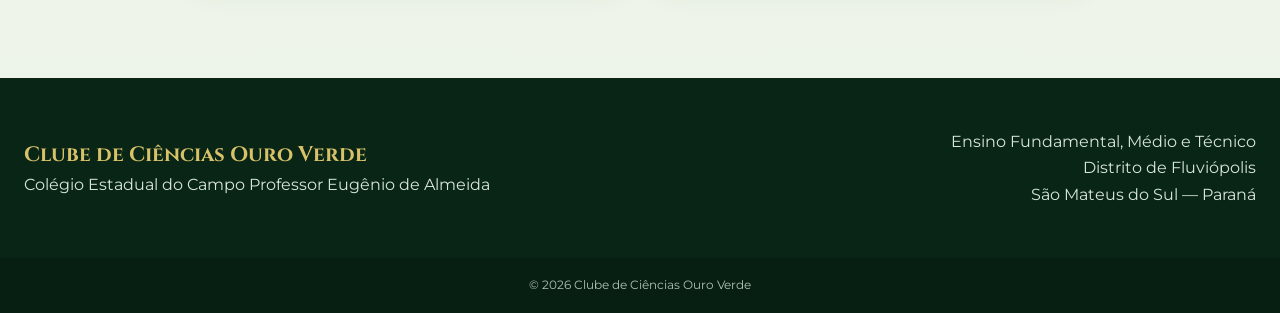
<file: paginas/producao-erva-mate.html>
<!DOCTYPE html>
<html lang="pt-BR">
<head>
    <!-- =====================================================
         CONFIGURAÇÕES DA PÁGINA
    ====================================================== -->
    <meta charset="UTF-8">
    <meta
        name="viewport"
        content="width=device-width, initial-scale=1.0"
    >
    <meta
        name="description"
        content="A produção de erva-mate: da produção de mudas às diferentes formas de cultivo."
    >
    <meta
        name="author"
        content="Clube de Ciências Ouro Verde"
    >
    <meta
        name="theme-color"
        content="#123d24"
    >
    <title>Produção de Erva-Mate | Clube de Ciências Ouro Verde</title>

    <!-- FONTES (não alterar) -->
    <link rel="preconnect" href="https://fonts.googleapis.com">
    <link
        rel="preconnect"
        href="https://fonts.gstatic.com"
        crossorigin
    >
    <link
        href="https://fonts.googleapis.com/css2?family=Cinzel:wght@600;700&family=Montserrat:wght@400;500;600;700&display=swap"
        rel="stylesheet"
    >

    <!-- CSS (não alterar)
         Atenção: nas páginas da pasta "paginas" todos os
         caminhos começam com ../ (volta uma pasta). -->
    <link rel="stylesheet" href="../css/style.css?v=7">
    <link rel="stylesheet" href="../css/hero.css?v=7">
    <link rel="stylesheet" href="../css/paginas.css?v=7">
    <link rel="stylesheet" href="../css/responsivo.css?v=7">
</head>
<body>
    <!-- ======================================
         CABEÇALHO / BANNER
         (igual ao da página inicial — não alterar)
    ======================================= -->
    <header
        class="cabecalho-principal"
        id="inicio"
    >
        <div class="cabecalho-sobreposicao">
            <div class="cabecalho-conteudo">
                <!-- LOGO DO COLÉGIO -->
                <div class="area-logo area-logo-colegio">
                    <a
                        class="cabecalho-logo logo-colegio"
                        href="../index.html"
                        aria-label="Página inicial"
                    >
                        <img
                            src="../imagens/logos/logo-eugenio.png"
                            alt="Logotipo do Colégio Estadual do Campo Professor Eugênio de Almeida"
                        >
                    </a>
                </div>
                <!-- NOME DO SITE -->
                <div class="cabecalho-texto">
                    <p class="cabecalho-linha-menor">
                        Clube de Ciências
                    </p>
                    <p class="cabecalho-titulo">
                        Ouro Verde
                    </p>
                    <div class="linha-decorativa"></div>
                    <p class="cabecalho-escola">
                        Colégio Estadual do Campo Professor Eugênio de Almeida
                    </p>
                    <p class="cabecalho-niveis">
                        Ensino Fundamental, Médio e Técnico
                    </p>
                    <p class="cabecalho-local">
                        Distrito de Fluviópolis • São Mateus do Sul • Paraná
                    </p>
                </div>
                <!-- LOGO DO CLUBE -->
                <div class="area-logo">
                    <a
                        class="cabecalho-logo"
                        href="../index.html"
                        aria-label="Clube de Ciências Ouro Verde"
                    >
                        <img
                            src="../imagens/logos/logo-clube.png"
                            alt="Logo do Clube de Ciências Ouro Verde"
                        >
                    </a>
                </div>
            </div>
        </div>
    </header>

    <!-- ======================================
         MENU FIXO (não alterar)
         Só tem Início e Notícias. As outras páginas
         são abertas pelos cartões da página inicial.
    ======================================= -->
    <nav
        class="menu-principal"
        aria-label="Menu principal"
    >
        <div class="menu-container">
            <a
                class="menu-marca"
                href="../index.html"
            >
                Ouro Verde
            </a>
            <ul class="menu-lista">
                <li>
                    <a href="../index.html">
                        Início
                    </a>
                </li>
                <li>
                    <a href="noticias.html">
                        Notícias
                    </a>
                </li>
            </ul>
        </div>
    </nav>

    <!-- ======================================
         CONTEÚDO PRINCIPAL
         A PARTIR DAQUI CADA PÁGINA É DIFERENTE.
    ======================================= -->
    <main class="pagina-interna">

        <!-- ABERTURA DA PÁGINA: trilha, rótulo, título e introdução -->
        <section class="abertura-pagina">
            <div class="container">
                <!-- Trilha: mostra onde o visitante está -->
                <nav class="trilha" aria-label="Você está em">
                    <a href="../index.html">Início</a>
                    <span>›</span>
                    <strong>Produção de Erva-Mate</strong>
                </nav>
                <p class="rotulo-secao">
                    Clube de Ciências Ouro Verde
                </p>
                <h1>
                    Produção de Erva-Mate
                </h1>
                <div class="linha-titulo"></div>
                <div class="introducao-pagina">
                    <p>
                        A produção de erva-mate foi dividida em duas partes. Escolha
                        abaixo o que você quer conhecer.
                    </p>
                </div>
            </div>
        </section>

        <!-- CONTEÚDO DA PÁGINA -->
        <section class="conteudo-pagina">
            <div class="container">

                <!-- ===== COMEÇAR O CONTEÚDO AQUI ===== -->

                <!-- As duas partes da produção de erva-mate.
                     Cada cartão leva para uma subpágina. -->
                <div class="grade-cards grade-subpaginas">

                    <!-- PRODUÇÃO DE MUDAS -->
                    <article class="card-acesso">
                        <a
                            class="card-imagem-link"
                            href="producao-mudas.html"
                        >
                            <img
                                class="card-imagem"
                                src="../imagens/logos/mudas.jpg"
                                alt="Representação da produção de mudas de erva-mate"
                            >
                        </a>
                        <div class="card-conteudo">
                            <span class="card-numero">
                                Parte 1
                            </span>
                            <h3>
                                Produção de Mudas
                            </h3>
                            <p>
                                Da coleta das sementes à venda das mudas:
                                germinação, viveiro, recipientes e substrato.
                            </p>
                            <a
                                class="botao-card"
                                href="producao-mudas.html"
                            >
                                Descobrir →
                            </a>
                        </div>
                    </article>

                    <!-- FORMAS DE CULTIVO -->
                    <article class="card-acesso">
                        <a
                            class="card-imagem-link"
                            href="formas-cultivo.html"
                        >
                            <img
                                class="card-imagem"
                                src="../imagens/logos/plantio.jpg"
                                alt="Representação do cultivo da erva-mate"
                            >
                        </a>
                        <div class="card-conteudo">
                            <span class="card-numero">
                                Parte 2
                            </span>
                            <h3>
                                Formas de Cultivo
                            </h3>
                            <p>
                                As diferentes formas de cultivar a erva-mate
                                e os cuidados com o erval.
                            </p>
                            <a
                                class="botao-card"
                                href="formas-cultivo.html"
                            >
                                Descobrir →
                            </a>
                        </div>
                    </article>

                </div>

                <!-- ===== TERMINAR O CONTEÚDO AQUI ===== -->

            </div>
        </section>

    </main>

    <!-- ======================================
         RODAPÉ (não alterar)
    ======================================= -->
    <footer class="rodape-principal">
        <div class="container rodape-conteudo">
            <div>
                <p class="rodape-titulo">
                    Clube de Ciências Ouro Verde
                </p>
                <p>
                    Colégio Estadual do Campo Professor Eugênio de Almeida
                </p>
            </div>
            <div class="rodape-localizacao">
                <p>
                    Ensino Fundamental, Médio e Técnico
                </p>
                <p>
                    Distrito de Fluviópolis
                </p>
                <p>
                    São Mateus do Sul — Paraná
                </p>
            </div>
        </div>
        <div class="rodape-final">
            © 2026 Clube de Ciências Ouro Verde
        </div>
    </footer>

</body>
</html>
</file>
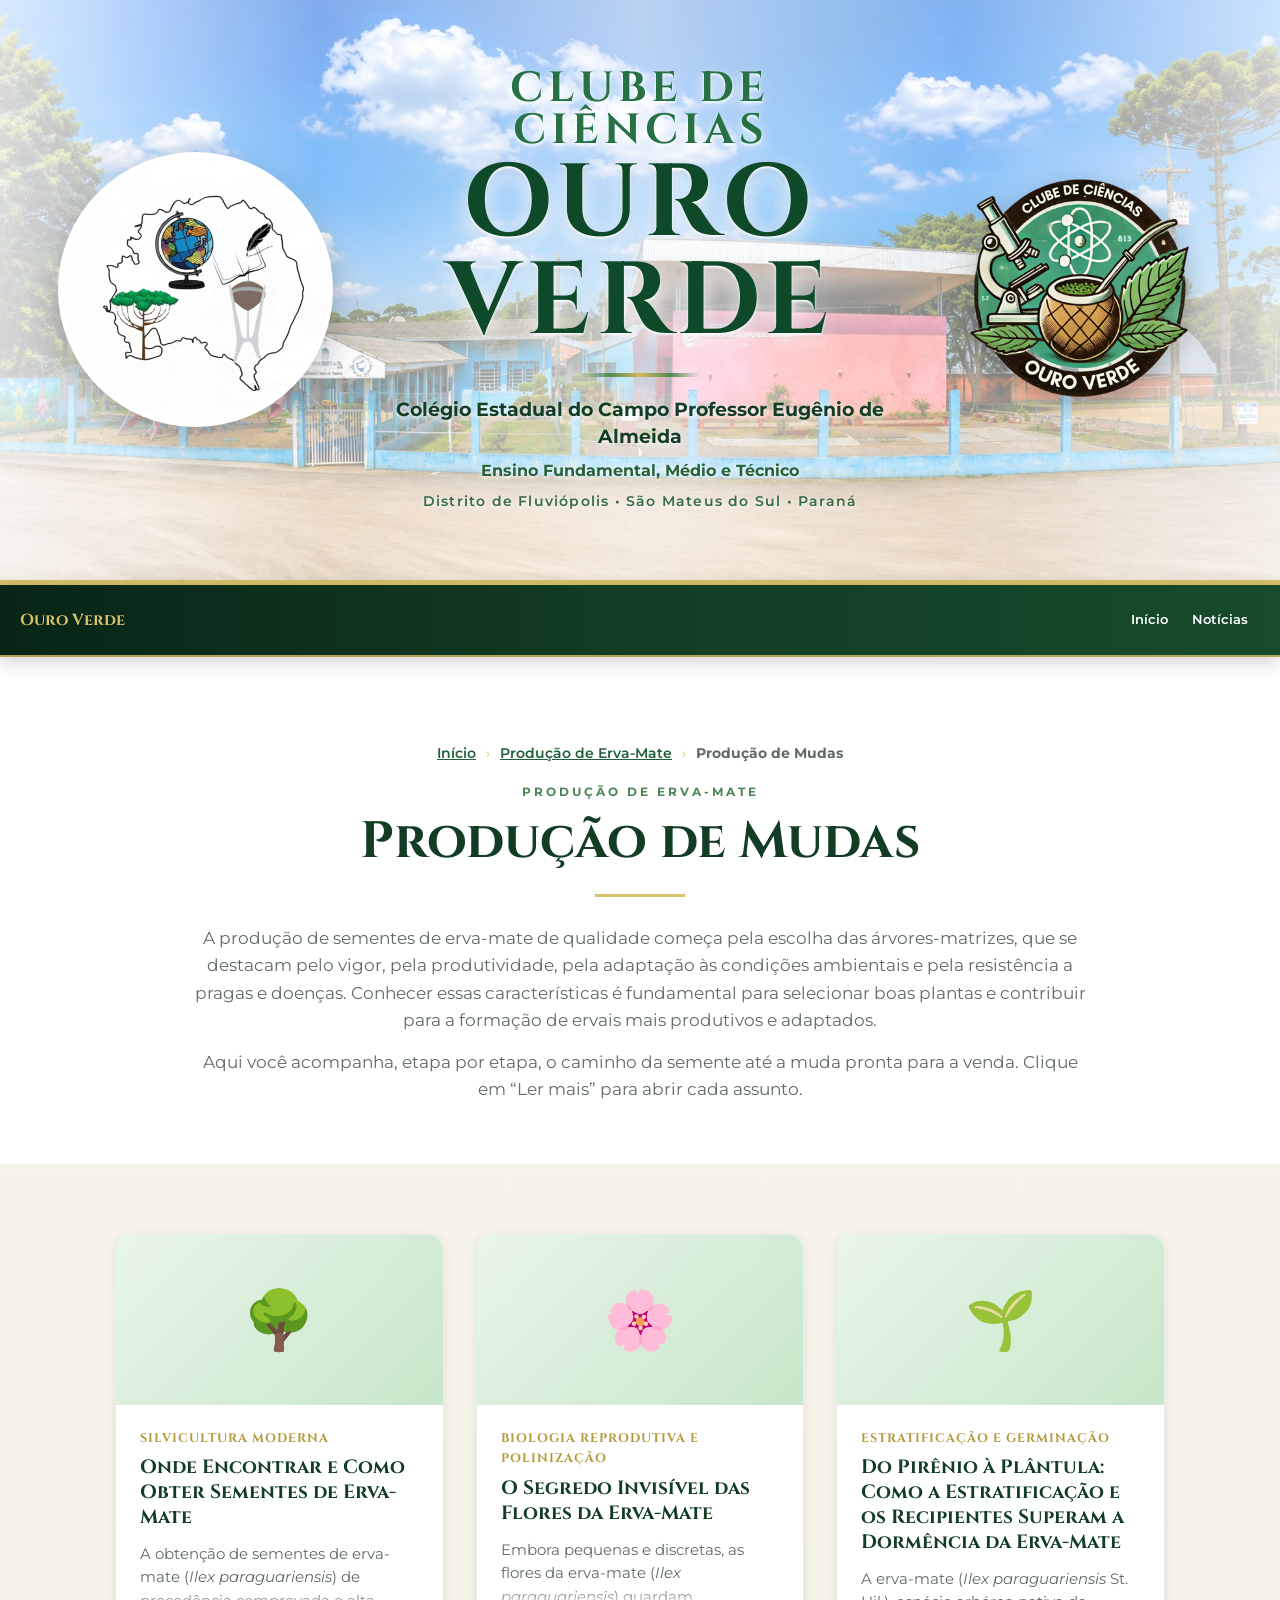
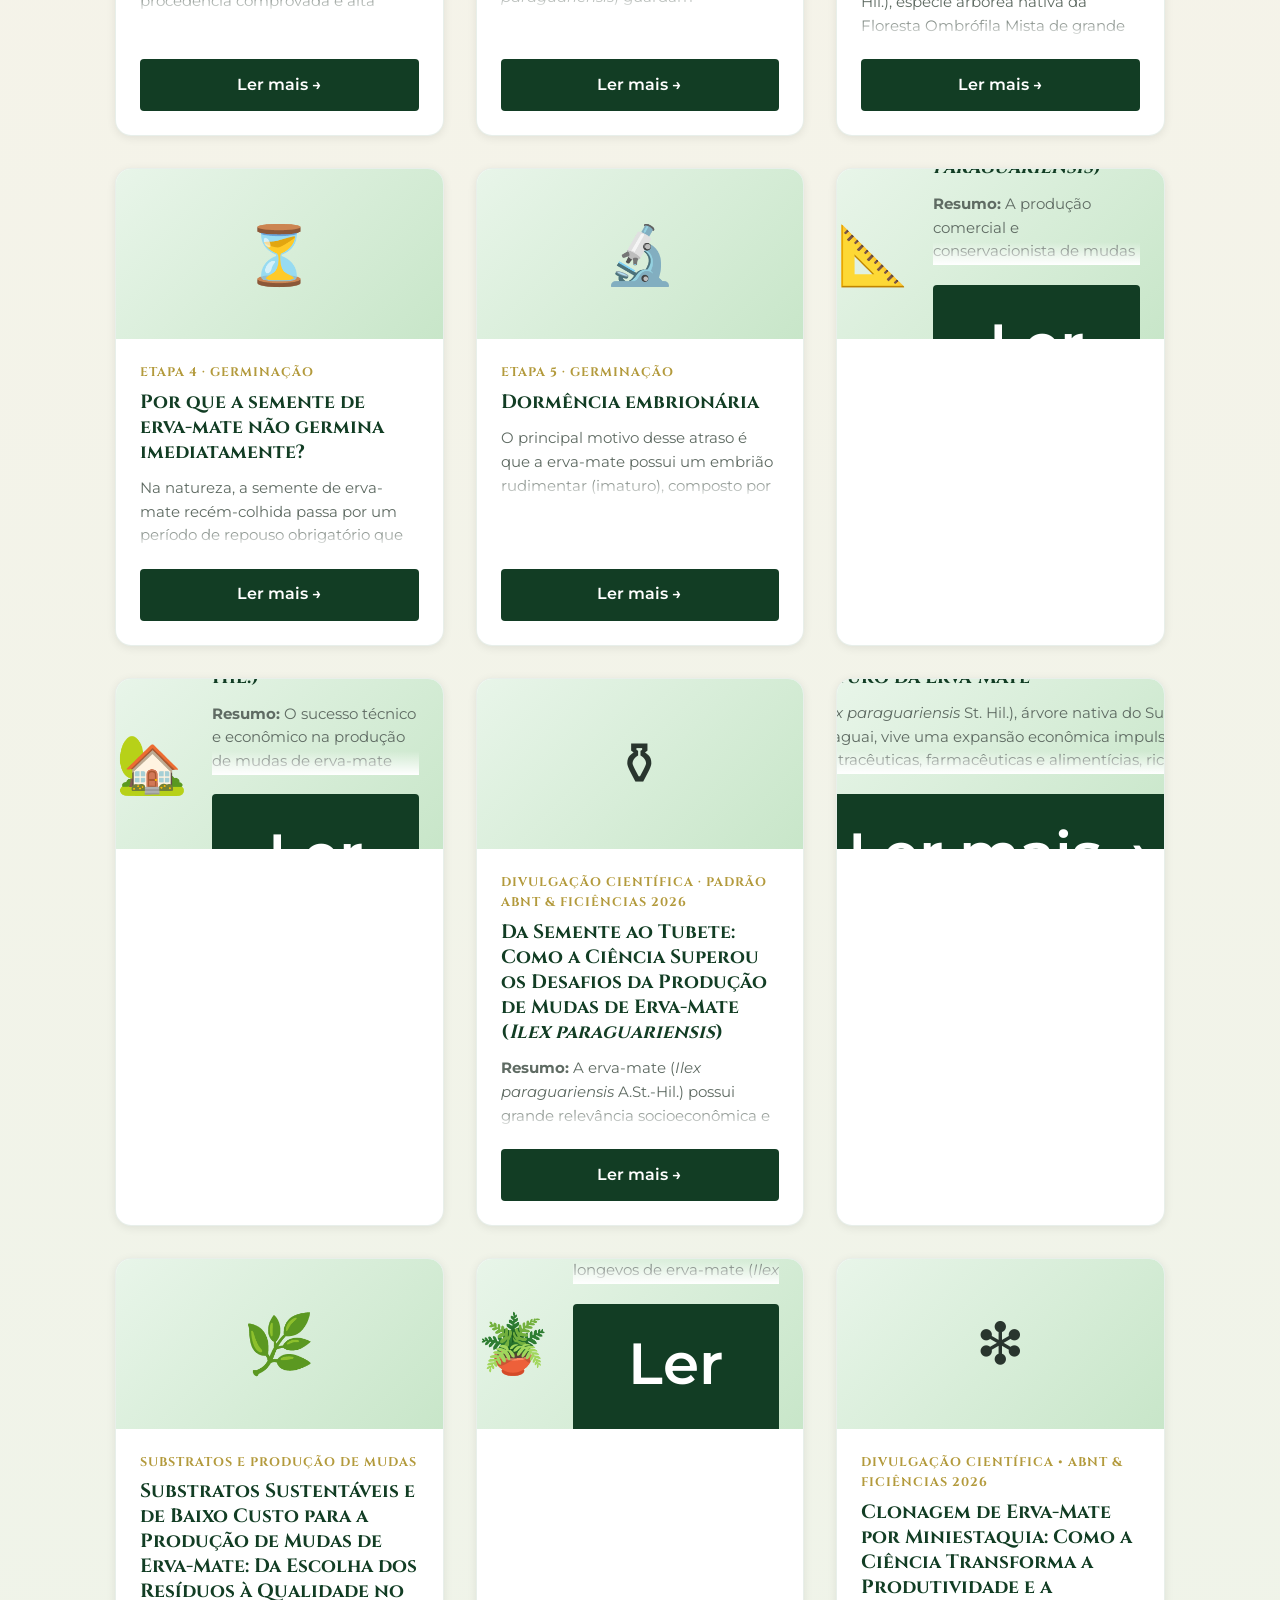
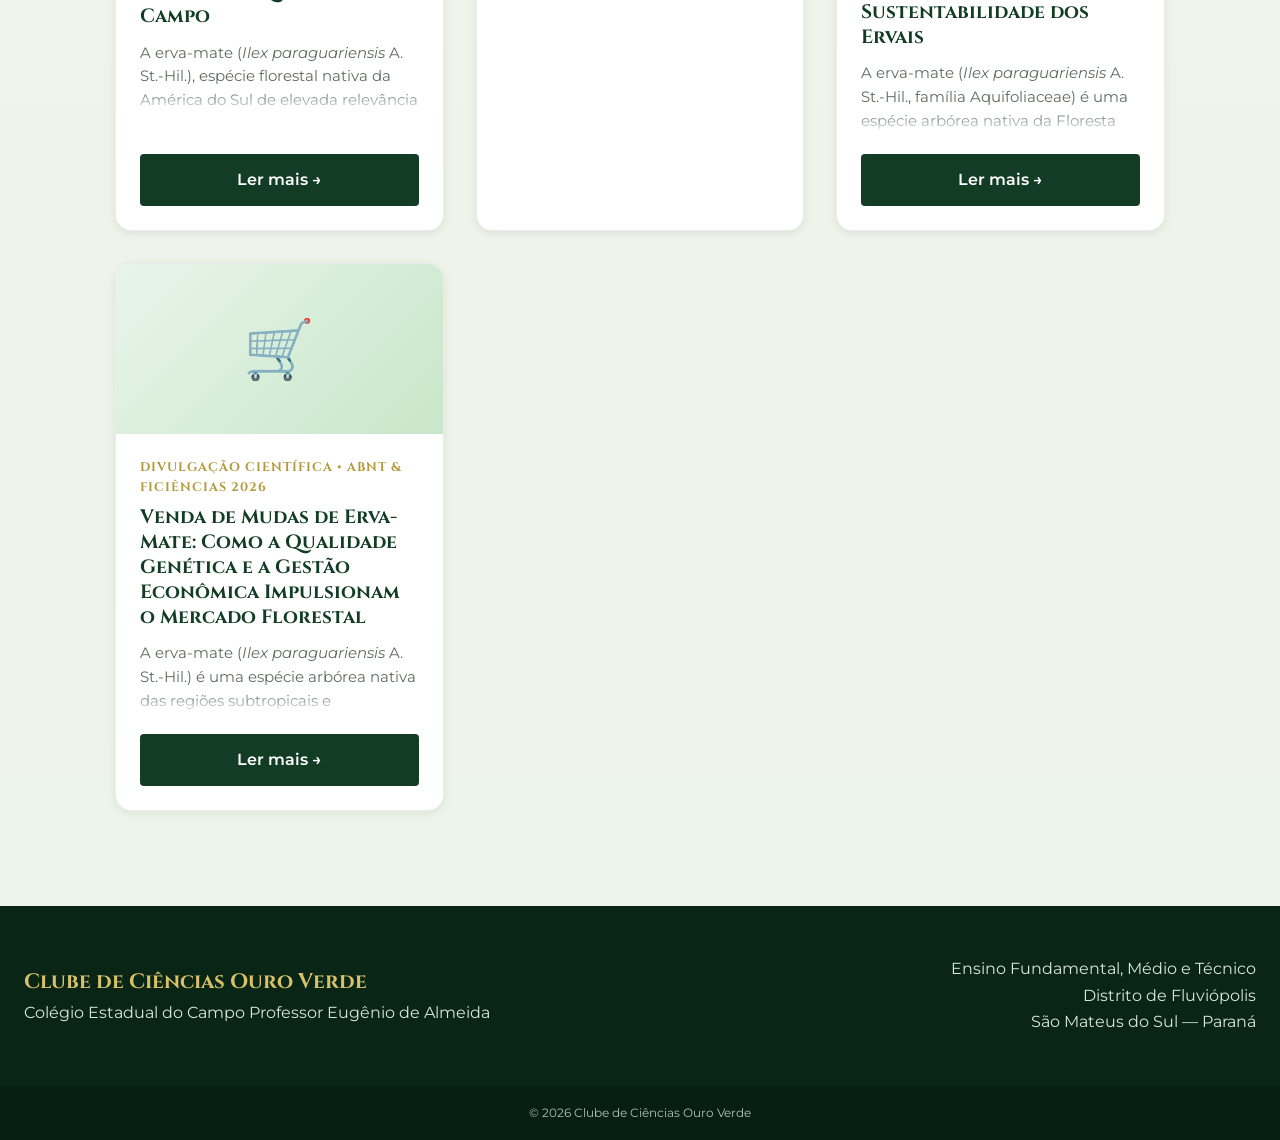
<file: paginas/producao-mudas.html>
<!DOCTYPE html>
<html lang="pt-BR">
<head>
    <!-- =====================================================
         CONFIGURAÇÕES DA PÁGINA
    ====================================================== -->
    <meta charset="UTF-8">
    <meta
        name="viewport"
        content="width=device-width, initial-scale=1.0"
    >
    <meta
        name="description"
        content="Da coleta de sementes à venda de mudas de erva-mate: germinação, dormência, viveiro, recipientes e substrato."
    >
    <meta
        name="author"
        content="Clube de Ciências Ouro Verde"
    >
    <meta
        name="theme-color"
        content="#123d24"
    >
    <title>Produção de Mudas | Clube de Ciências Ouro Verde</title>

    <!-- FONTES (não alterar) -->
    <link rel="preconnect" href="https://fonts.googleapis.com">
    <link
        rel="preconnect"
        href="https://fonts.gstatic.com"
        crossorigin
    >
    <link
        href="https://fonts.googleapis.com/css2?family=Cinzel:wght@600;700&family=Montserrat:wght@400;500;600;700&display=swap"
        rel="stylesheet"
    >

    <!-- CSS (não alterar)
         Atenção: nas páginas da pasta "paginas" todos os
         caminhos começam com ../ (volta uma pasta). -->
    <link rel="stylesheet" href="../css/style.css?v=15">
    <link rel="stylesheet" href="../css/hero.css?v=15">
    <link rel="stylesheet" href="../css/paginas.css?v=15">
    <link rel="stylesheet" href="../css/responsivo.css?v=15">
</head>
<body>
    <!-- ======================================
         CABEÇALHO / BANNER
         (igual ao da página inicial — não alterar)
    ======================================= -->
    <header
        class="cabecalho-principal"
        id="inicio"
    >
        <div class="cabecalho-sobreposicao">
            <div class="cabecalho-conteudo">
                <!-- LOGO DO COLÉGIO -->
                <div class="area-logo area-logo-colegio">
                    <a
                        class="cabecalho-logo logo-colegio"
                        href="../index.html"
                        aria-label="Página inicial"
                    >
                        <img
                            src="../imagens/logos/logo-eugenio.png"
                            alt="Logotipo do Colégio Estadual do Campo Professor Eugênio de Almeida"
                        >
                    </a>
                </div>
                <!-- NOME DO SITE -->
                <div class="cabecalho-texto">
                    <p class="cabecalho-linha-menor">
                        Clube de Ciências
                    </p>
                    <p class="cabecalho-titulo">
                        Ouro Verde
                    </p>
                    <div class="linha-decorativa"></div>
                    <p class="cabecalho-escola">
                        Colégio Estadual do Campo Professor Eugênio de Almeida
                    </p>
                    <p class="cabecalho-niveis">
                        Ensino Fundamental, Médio e Técnico
                    </p>
                    <p class="cabecalho-local">
                        Distrito de Fluviópolis • São Mateus do Sul • Paraná
                    </p>
                </div>
                <!-- LOGO DO CLUBE -->
                <div class="area-logo">
                    <a
                        class="cabecalho-logo"
                        href="../index.html"
                        aria-label="Clube de Ciências Ouro Verde"
                    >
                        <img
                            src="../imagens/logos/logo-clube.png"
                            alt="Logo do Clube de Ciências Ouro Verde"
                        >
                    </a>
                </div>
            </div>
        </div>
    </header>

    <!-- ======================================
         MENU FIXO (não alterar)
         Só tem Início e Notícias. As outras páginas
         são abertas pelos cartões da página inicial.
    ======================================= -->
    <nav
        class="menu-principal"
        aria-label="Menu principal"
    >
        <div class="menu-container">
            <a
                class="menu-marca"
                href="../index.html"
            >
                Ouro Verde
            </a>
            <ul class="menu-lista">
                <li>
                    <a href="../index.html">
                        Início
                    </a>
                </li>
                <li>
                    <a href="noticias.html">
                        Notícias
                    </a>
                </li>
            </ul>
        </div>
    </nav>

    <!-- ======================================
         CONTEÚDO PRINCIPAL
         A PARTIR DAQUI CADA PÁGINA É DIFERENTE.
    ======================================= -->
    <main class="pagina-interna">

        <!-- ABERTURA DA PÁGINA: trilha, rótulo, título e introdução -->
        <section class="abertura-pagina">
            <div class="container">
                <!-- Trilha: mostra onde o visitante está -->
                <nav class="trilha" aria-label="Você está em">
                    <a href="../index.html">Início</a>
                    <span>›</span>
                    <a href="producao-erva-mate.html">Produção de Erva-Mate</a>
                    <span>›</span>
                    <strong>Produção de Mudas</strong>
                </nav>
                <p class="rotulo-secao">
                    Produção de Erva-Mate 
                </p>
                <h1>
                    Produção de Mudas
                </h1>
                <div class="linha-titulo"></div>
                <div class="introducao-pagina">
                    <p>
                        A produção de sementes de erva-mate de qualidade começa pela
                        escolha das árvores-matrizes, que se destacam pelo vigor, pela
                        produtividade, pela adaptação às condições ambientais e pela
                        resistência a pragas e doenças. Conhecer essas características é
                        fundamental para selecionar boas plantas e contribuir para a
                        formação de ervais mais produtivos e adaptados.
                    </p>
                    <p>
                        Aqui você acompanha, etapa por etapa, o caminho da semente até a
                        muda pronta para a venda. Clique em “Ler mais” para abrir cada
                        assunto.
                    </p>
                </div>
            </div>
        </section>

        <!-- CONTEÚDO DA PÁGINA -->
        <section class="conteudo-pagina">
            <div class="container">

                <!-- ===== COMEÇAR O CONTEÚDO AQUI ===== -->

                <div class="grade-topicos">

                    <!-- CARTÃO: Onde encontrar as sementes da erva-mate -->
                    <article class="card-topico">
    <div class="card-topico-imagem">🌳</div>
    <div class="card-topico-conteudo">
        <p class="card-topico-etapa">Silvicultura Moderna</p>
        <h2>
            Onde Encontrar e Como Obter Sementes de Erva-Mate
        </h2>
        <div class="card-topico-texto">
            <p>
                A obtenção de sementes de erva-mate (<em>Ilex paraguariensis</em>) de procedência comprovada e alta qualidade genética é o alicerce para o sucesso da silvicultura ervateira[cite: 5]. Produtores e viveiristas podem encontrar sementes qualificadas junto a instituições de pesquisa florestal, cooperativas e fornecedores credenciados, ou por meio da coleta direta em árvores matrizes adultas, sadias e produtivas em ervais nativos e plantados, evitando a coleta aleatória que compromete o vigor futuro do plantio[cite: 5].
            </p>
            <p>
                Além da origem genética, o lote adquirido deve apresentar pureza física — isento de propágulos de plantas invasoras — e passar por beneficiamento rigoroso (despolpamento, limpeza e estratificação em areia úmida) para superar a dormência embrionária[cite: 5]. Sementes bem selecionadas e beneficiadas asseguram germinação uniforme e originam mudas vigorosas em tubetes de 100 cm³, atingindo diâmetro de coleto entre 2,20 mm e 2,71 mm e altura de 10,5 cm a 13,9 cm aos seis meses[cite: 5].
            </p>
            <p class="fonte-texto">
                Fonte: WENDLING, Ivar; GUASTALA, Daniel; DOMINGOS, Danilo Martins. Substratos para produção de mudas de erva-mate em tubetes plásticos. 2006; WENDLING, Ivar; GUASTALA, Daniel; DEDECEK, Renato. 2007; KRATZ, Dagma et al. 2015[cite: 7].
            </p>
        </div>
        <button class="card-topico-botao" type="button">
            Ler mais →
        </button>
    </div>
</article>

                    <!-- CARTÃO EM CONSTRUÇÃO: As flores e os frutos da erva-mate
                         O título já existia, mas ainda falta o texto.
                         Quando o texto estiver pronto, troque este
                         cartão pelo MODELO 1 (fim da página). -->
                   <article class="card-topico">
    <div class="card-topico-imagem">🌸</div>
    <div class="card-topico-conteudo">
        <p class="card-topico-etapa">Biologia Reprodutiva e Polinização</p>
        <h2>
            O Segredo Invisível das Flores da Erva-Mate
        </h2>
        <div class="card-topico-texto">
            <p>
                Embora pequenas e discretas, as flores da erva-mate (<em>Ilex paraguariensis</em>) guardam adaptações complexas que garantem a perpetuação da espécie. Por ser uma planta dioica, existem árvores exclusivamente masculinas (doadoras de pólen) e outras femininas (produtoras de frutos).
            </p>
            <p>
                Devido a essa separação entre os sexos, a reprodução depende obrigatoriamente de insetos polinizadores, como abelhas nativas, moscas e pequenos besouros. Compreender esse processo é essencial para o manejo sustentável dos ervais, a qualidade das sementes e a conservação genética da espécie.
            </p>
            <p class="fonte-texto">
                Fonte: Texto de Divulgação Científica — Biologia Reprodutiva, Polinização e Conservação de <em>Ilex paraguariensis</em> (FICIÊNCIAS, 2026).
            </p>
        </div>
        <button class="card-topico-botao" type="button">
            Ler mais →
        </button>
    </div>
</article>

                    <!-- CARTÃO: Germinação das sementes -->
                    <article class="card-topico">
    <div class="card-topico-imagem">🌱</div>
    <div class="card-topico-conteudo">
        <p class="card-topico-etapa">Estratificação e Germinação</p>
        <h2>
            Do Pirênio à Plântula: Como a Estratificação e os Recipientes Superam a Dormência da Erva-Mate
        </h2>        <div class="card-topico-texto">
            <p>
                A erva-mate (<em>Ilex paraguariensis</em> St. Hil.), espécie arbórea nativa da Floresta Ombrófila Mista de grande importância socioeconômica e ambiental no Sul do Brasil, Argentina e Paraguai, enfrenta um desafio biológico histórico na produção de mudas: a dormência profunda e a germinação lenta e desuniforme de suas sementes (Cuquel; Carvalho; Chamma, 1994; Fowler; Sturion, 2000). Quando os frutos maduros são colhidos, menos de 1% das sementes (cerca de 0,9% a 0,96%) apresentam embrião completamente formado; a grande maioria encontra-se no estágio imaturo de "coração" (70,2%), cercada por um endocarpo lenhoso — estrutura botânica denominada pirênio — e submetida a substâncias inibidoras no endosperma (Medeiros, 1998; Fowler; Sturion, 2000; Fowler; Sturion; Zuffellato-Ribas, 2007). Para que a semente rompa essa barreira morfofisiológica e dê origem a mudas vigorosas no viveiro, a escolha adequada dos recipientes e substratos de estratificação e germinação torna-se o ponto de partida decisivo da silvicultura ervateira (Cuquel; Carvalho; Chamma, 1994; Reinke et al., 2024).
            </p>
            <p>
                Na prática tradicional dos viveiros, o recipiente mais utilizado para superar a dormência das sementes de erva-mate é a caixa de madeira (medindo cerca de 40 cm × 50 cm e 25 cm de altura), onde camadas de sementes são intercaladas com camadas de 5 cm de areia úmida em ambiente sombreado (Cuquel; Carvalho; Chamma, 1994). Esse ambiente confinado retém a umidade, reduz a tensão de oxigênio, eleva a concentração de dióxido de carbono (CO₂) e favorece a ação de fungos saprófitas naturais que degradam as paredes lignificadas do endocarpo ao longo de cinco a sete meses (Medeiros, 1998; Fowler; Sturion, 2000; Reinke et al., 2024). Alternativamente, estudos recomendam o uso de canteiros cobertos contendo uma mistura de argila, solo orgânico, esterco e areia (proporção 3:1:1:1), protegidos da insolação direta para evitar o ressecamento e o endurecimento irreversível do tegumento (Fowler; Sturion, 2000).
            </p>
            <p>
                Contudo, o avanço das pesquisas científicas demonstrou que a substituição das caixas de madeira rústicas por recipientes padronizados em ambiente controlado acelera drasticamente a maturação embrionária (Cuquel; Carvalho; Chamma, 1994; Reinke et al., 2024). Em estudos laboratoriais, o uso de caixas plásticas transparentes do tipo <em>gerbox</em> — preenchidas com areia esterilizada umedecida a 60% da capacidade de retenção de água e submetidas à alternância de luz e temperatura (8 h de luz a 35 °C e 16 h de escuro a 15 °C) ou à adição de nitrato de potássio (KNO₃) — elevou a taxa de germinação em comparação ao método convencional em caixas de madeira (Cuquel; Carvalho; Chamma, 1994). Por outro lado, o armazenamento refrigerado em sacos de papel dentro de caixas de isopor a 5 °C ± 2 °C sem umidade impede o avanço do embrião, mantendo-o estagnado nos estágios cotiledonar ou cordiforme (Cuquel; Carvalho; Chamma, 1994; Reinke et al., 2024).
            </p>
            <p>
                Uma inovação recente aplicada aos recipientes de viveiro consiste na estratificação em bandejas de polietileno branco perfuradas (192 mm × 116 mm × 64 mm, com 12 furos de drenagem), utilizando camadas de 3 cm de areia úmida associadas a telas de sombreamento e fertilizante de liberação controlada (Reinke et al., 2024). Conforme demonstrado por Reinke et al. (2024), a liberação gradual de nitrogênio nítrico estimula o metabolismo hormonal da semente, degradando o ácido abscísico (inibidor) e promovendo a síntese de giberelinas (promotoras). Somente nesse sistema enriquecido os embriões atingiram os estágios avançados de "torpedo" e "maduro" (0,94 mm a 2,04 mm) aos 150 dias, alcançando 20,1% de germinação após o transplantio para caixas <em>gerbox</em> a 25 °C (Reinke et al., 2024). A comparação técnica entre os diferentes recipientes e métodos utilizados na fase inicial de produção de mudas é detalhada na Tabela 1.
            </p>

            <table>
                <caption>
                    <strong>Tabela 1</strong> – Comparativo de recipientes, condições de cultivo e desempenho germinativo na estratificação de sementes de <em>Ilex paraguariensis</em>
                </caption>
                <thead>
                    <tr>
                        <th>Recipiente / Sistema de Cultivo</th>
                        <th>Substrato e Aditivos</th>
                        <th>Condição Ambiental</th>
                        <th>Tempo de Estratificação</th>
                        <th>Germinação Obtida (%)</th>
                        <th>Referência</th>
                    </tr>
                </thead>
                <tbody>
                    <tr>
                        <td>Caixa de madeira (40 × 50 × 25 cm)</td>
                        <td>Camadas intercaladas de areia úmida (5 cm)</td>
                        <td>Sombra natural em viveiro (ambiente não controlado)</td>
                        <td>6 meses</td>
                        <td>0,1% a 3,8%</td>
                        <td>Cuquel; Carvalho; Chamma (1994)</td>
                    </tr>
                    <tr>
                        <td>Caixa plástica <em>gerbox</em> (laboratório)</td>
                        <td>Areia esterilizada (120 cm³, 60% CRA)</td>
                        <td>Alternância de luz e temperatura (35 °C / 15 °C)</td>
                        <td>5 a 6 meses</td>
                        <td>5,2% a 8,7%</td>
                        <td>Cuquel; Carvalho; Chamma (1994)</td>
                    </tr>
                    <tr>
                        <td>Caixa plástica <em>gerbox</em> + solução química</td>
                        <td>Areia esterilizada + nitrato de potássio (KNO₃)</td>
                        <td>Alternância de luz e temperatura (35 °C / 15 °C)</td>
                        <td>6 meses</td>
                        <td>4,2% a 8,4%</td>
                        <td>Cuquel; Carvalho; Chamma (1994)</td>
                    </tr>
                    <tr>
                        <td>Bandeja de polietileno perfurada (192 × 116 × 64 mm)</td>
                        <td>Areia úmida (3 cm) sem fertilizante (T1)</td>
                        <td>Casa de vegetação (8,1 °C a 32,5 °C)</td>
                        <td>180 dias</td>
                        <td>0,7%</td>
                        <td>Reinke et al. (2024)</td>
                    </tr>
                    <tr>
                        <td>Bandeja de polietileno perfurada + tela de sombreamento</td>
                        <td>Areia úmida + adubo de liberação controlada (4 g L⁻¹) (T2)</td>
                        <td>Casa de vegetação + germinador <em>gerbox</em> (25 °C)</td>
                        <td>180 dias</td>
                        <td>20,1%</td>
                        <td>Reinke et al. (2024)</td>
                    </tr>
                </tbody>
                <tfoot>
                    <tr>
                        <td colspan="6">
                            <small>
                                Fonte: Elaborado pelos autores com base em Cuquel, Carvalho e Chamma (1994) e Reinke et al. (2024). *Nota: CRA = Capacidade de Retenção de Água; T1 = Tratamento sem adubação; T2 = Tratamento com fertilizante de liberação controlada (16-8-12).
                            </small>
                        </td>
                    </tr>
                </tfoot>
            </table>

            <p>
                Além da escolha física do recipiente, o sucesso na produção de mudas de erva-mate depende diretamente da procedência geográfica das matrizes (Fowler; Sturion; Zuffellato-Ribas, 2007). Pesquisas da Embrapa Florestas evidenciam que sementes coletadas em regiões de maior temperatura média anual e maior insolação — como o oeste e centro-oeste do Paraná (Cascavel, Toledo e Campo Mourão) — apresentam embriões significativamente mais desenvolvidos e menor índice de mortalidade do que lotes oriundos de regiões mais frias do Rio Grande do Sul (Soledade) (Fowler; Sturion; Zuffellato-Ribas, 2007). Portanto, aliar a seleção de sementes de procedências climáticas favoráveis ao uso de bandejas drenadas e caixas <em>gerbox</em> com controle térmico e nutricional permite ao viveirista superar a dormência embrionária e produzir mudas homogêneas em menor intervalo de tempo (Fowler; Sturion; Zuffellato-Ribas, 2007; Reinke et al., 2024).
            </p>

            <p class="fonte-texto">
                <strong>Referências:</strong><br>
                CUQUEL, F. L.; CARVALHO, M. L. M. de; CHAMMA, H. M. C. P. Avaliação de métodos de estratificação para a quebra de dormência de sementes de erva-mate. <em>Scientia Agricola</em>, Piracicaba, v. 51, n. 3, p. 415-421, set./dez. 1994.<br>
                FOWLER, J. A. P.; STURION, J. A. <em>Aspectos da formação do fruto e da semente na germinação da erva-mate</em>. Colombo: Embrapa Florestas, 2000. 5 p. (Embrapa Florestas. Comunicado Técnico, 45).<br>
                FOWLER, J. A. P.; STURION, J. A.; ZUFFELLATO-RIBAS, K. C. Variação do desenvolvimento embrionário das sementes de erva-mate. <em>Pesquisa Florestal Brasileira</em>, Colombo, n. 54, p. 105-108, jan./jun. 2007.<br>
                MEDEIROS, A. C. de S. <em>Dormência em sementes de erva-mate (Ilex paraguariensis St. Hil.)</em>. Colombo: Embrapa-CNPF, 1998. 25 p. (Embrapa-CNPF. Documentos, 36).<br>
                REINKE, R. K.; WINHELMANN, M. C.; VARGAS, L. J. de; GASTMANN, J.; FREITAS, E. M. de; FIOR, C. S.; MARTINS, S. S. Embryo development in seeds of <em>Ilex paraguariensis</em> A. St.-Hil. in stratification treatments. <em>Ciência e Natura</em>, Santa Maria, v. 46, e75135, 2024. DOI: 10.5902/2179460X75135.
            </p>
        </div>
        <button class="card-topico-botao" type="button">
            Ler mais →
        </button>
    </div>
</article>

                    <!-- O cartão "Período de vários meses até a germinação (Tempo)"
                         tinha exatamente o mesmo texto de "Germinação das
                         sementes" e foi retirado. Para mantê-lo, escreva um
                         texto novo usando o MODELO 1. -->

                    <!-- CARTÃO: Por que a semente de erva-mate não germina imediatamente? -->
                    <article class="card-topico">
                        <div class="card-topico-imagem">⏳</div>
                        <div class="card-topico-conteudo">
                            <p class="card-topico-etapa">Etapa 4 · Germinação</p>
                            <h2>
                                Por que a semente de erva-mate não germina imediatamente?
                            </h2>
                            <div class="card-topico-texto">
                            <p>
                                Na natureza, a semente de erva-mate recém-colhida passa por um
                                período de repouso obrigatório que pode durar até 2 anos. Trata-se
                                de uma estratégia de sobrevivência: se ela germinasse
                                imediatamente em condições inadequadas de campo, a muda poderia
                                morrer. Por isso, ela necessita de estímulos específicos e de
                                tempo para “acordar”.
                            </p>
                            </div>
                            <button class="card-topico-botao" type="button">
                                Ler mais →
                            </button>
                        </div>
                    </article>

                    <!-- CARTÃO: Dormência embrionária -->
                    <article class="card-topico">
                        <div class="card-topico-imagem">🔬</div>
                        <div class="card-topico-conteudo">
                            <p class="card-topico-etapa">Etapa 5 · Germinação</p>
                            <h2>
                                Dormência embrionária
                            </h2>
                            <div class="card-topico-texto">
                            <p>
                                O principal motivo desse atraso é que a erva-mate possui um
                                embrião rudimentar (imaturo), composto por uma massa de tecido que
                                ainda não se desenvolveu por completo quando o fruto cai da
                                planta. Além disso, existe um desequilíbrio químico interno: a
                                semente possui muitas substâncias que impedem o crescimento
                                (inibidores, como o ácido abscísico) e poucas substâncias que
                                estimulam a germinação (promotores, como a giberelina).
                            </p>
                            </div>
                            <button class="card-topico-botao" type="button">
                                Ler mais →
                            </button>
                        </div>
                    </article>

                    <!-- CARTÃO: Área do viveiro -->
                   <article class="card-topico">
    <div class="card-topico-imagem">📐</>
    <div class="card-topico-conteudo">
        <p class="card-topico-etapa">Divulgação Científica · Normas ABNT &amp; FIciências 2026</p>
        <h2>
            Arquitetura do Viveiro Florestal: Como a Estrutura, a Luminosidade e a Irrigação Moldam Mudas Vigorosas de Erva-Mate (<em>Ilex paraguariensis</em>)
        </h2>
        <div class="card-topico-texto">
            <p>
                <strong>Resumo:</strong> A produção comercial e conservacionista de mudas de erva-mate (<em>Ilex paraguariensis</em> A.St.-Hil.) depende diretamente do planejamento arquitetônico e ambiental do viveiro florestal[cite: 98]. Este artigo de divulgação científica sintetiza recomendações técnicas e experimentais sobre a escolha do terreno, o dimensionamento estrutural, os sistemas de irrigação e o manejo da cobertura de sombreamento[cite: 98]. Os dados demonstram que viveiros permanentes devem ser instalados em terrenos planos (declividade entre 1% e 3%), com disponibilidade contínua de água, orientação leste-oeste e irrigação por microaspersão de baixo custo[cite: 98]. Quanto à cobertura, por apresentar caráter ombrófilo, a erva-mate responde sensivelmente ao grau de sombreamento: enquanto telas comerciais de 70% maximizam a altura da parte aérea, coberturas alternativas econômicas com duas ou três folhas de palmeira otimizam o acúmulo de biomassa e o comprimento do sistema radicular, aliando eficiência agronômica e viabilidade financeira para produtores rurais[cite: 98]. <strong>Palavras-chave:</strong> <em>Ilex paraguariensis</em>; viveiricultura florestal; sombreamento; microaspersão; ambiência vegetal[cite: 98].
            </p>
            <p>
                <strong>1. Introdução: Por que a Estrutura do Viveiro Define o Futuro do Erval?</strong><br>
                A erva-mate (<em>Ilex paraguariensis</em> A.St.-Hil.), espécie arbórea nativa da Floresta Ombrófila Mista típica do Sul do Brasil, sustenta uma cadeia produtiva centenária voltada às indústrias de chimarrão, chás e compostos bioativos (Silva; Bicca Neto; Foltran, 2007)[cite: 98]. Tanto na implantação de novos ervais plantados quanto no adensamento de ervais nativos, o sucesso econômico e ambiental da lavoura começa muito antes do plantio definitivo no campo: ele é determinado pela qualidade fisiológica e radicular das mudas formadas no viveiro (Silva; Bicca Neto; Foltran, 2007; Wendling; Guastala; Dedecek, 2007)[cite: 98].
            </p>
            <p>
                Segundo Arco-Verde e Moreira (2002), um viveiro florestal é o espaço técnico projetado para produzir mudas em quantidade e padrão de qualidade adequados para resistirem às adversidades do campo[cite: 98]. Dependendo da escala e do horizonte temporal do empreendimento, a estrutura pode ser classificada como temporária — instalada provisoriamente próxima às áreas de plantio de difícil acesso e desativada após suprir a demanda — ou permanente, dotada de instalações duráveis, maior capacidade produtiva e planejamento arquitetônico rigoroso para operar durante vários anos (Arco-Verde; Moreira, 2002)[cite: 98].
            </p>
            <p>
                <strong>2. Escolha do Terreno, Dimensionamento e Hidráulica do Viveiro</strong><br>
                A eficiência operacional de um viveiro permanente inicia-se na seleção criteriosa do terreno[cite: 98]. De acordo com Arco-Verde e Moreira (2002), a disponibilidade contínua de água de boa qualidade durante todo o ano constitui o fator primordial, seguida pela facilidade de acesso de veículos mesmo em períodos chuvosos[cite: 98]. O terreno deve apresentar topografia plana, com declividade ideal de 1% e máxima de 3%, associada a solos de textura arenosa que garantam boa drenagem, evitando o encharcamento e a proliferação de doenças fúngicas na base das mudas[cite: 98]. Adicionalmente, recomenda-se a implantação de cortinas quebra-vento com espécies arbóreas de rápido crescimento a pelo menos 15 metros de distância das instalações, protegendo as plântulas contra danos mecânicos sem gerar sombreamento excessivo indesejado (Arco-Verde; Moreira, 2002)[cite: 98].
            </p>
            <p>
                No que tange ao arranjo interno, um modelo estrutural de referência com dimensões de 18,5 m de comprimento por 9,2 m de largura (totalizando 170,2 m²) comporta oito canteiros de 1,2 m × 8,0 m e duas sementeiras suspensas de 1,0 m × 8,0 m com 1,2 m de altura, sendo capaz de produzir cerca de 30.000 mudas anuais em sacos plásticos ou até 80.000 mudas em tubetes plásticos de 100 cm³ (Arco-Verde; Moreira, 2002; Wendling; Guastala; Dedecek, 2007)[cite: 99]. É fundamental que os canteiros e sementeiras sejam orientados no sentido leste-oeste para assegurar distribuição uniforme da radiação solar ao longo do dia, mantendo corredores desobstruídos para o trânsito ágil de carrinhos-de-mão (Arco-Verde; Moreira, 2002)[cite: 99].
            </p>
            <p>
                Para suprir a demanda hídrica diária — estimada em torno de 5 mm (equivalente a 5 litros de água por metro quadrado de canteiro), aplicada preferencialmente no início da manhã ou no final da tarde —, destaca-se o sistema de irrigação por microaspersão tipo "espaguete" (Arco-Verde; Moreira, 2002)[cite: 99]. Essa estrutura hidráulica de baixo custo utiliza uma linha principal central de PVC de 1 polegada da qual derivam tubos de polietileno de 0,5 polegada suspensos sobre o eixo de cada canteiro[cite: 99]. Nesses tubos, inserem-se a cada 50 cm pequenos segmentos de tubo flexível ("macarrão") selados na ponta e cortados lateralmente, que pulverizam a água sob pressão em leque de 180°, garantindo umedecimento homogêneo sem compactar o substrato (Arco-Verde; Moreira, 2002)[cite: 99].
            </p>
            <p>
                <strong>3. A Ciência do Sombreamento e os Materiais de Cobertura</strong><br>
                Por ser uma espécie de caráter ombrófilo (adaptada à sombra parcial das florestas), a erva-mate exige proteção contra a incidência direta dos raios solares na fase de viveiro, uma vez que o excesso de radiação provoca estresse térmico e danos aos pigmentos fotossintetizantes (Silva; Bicca Neto; Foltran, 2007)[cite: 99]. Embora a literatura técnica frequentemente adote telas comerciais de sombreamento (sombrite) com retenção de 50% a 70% de luminosidade (Arco-Verde; Moreira, 2002; Wendling; Guastala; Dedecek, 2007), pesquisadores da Universidade Federal do Paraná (UFPR) investigaram o desempenho agronômico e econômico de diferentes materiais de cobertura suspensos a 1,0 metro de altura (Silva; Bicca Neto; Foltran, 2007)[cite: 99].
            </p>
            <p>
                Durante oito meses de monitoramento em Curitiba (PR), Silva, Bicca Neto e Foltran (2007) compararam telas industriais (Polysombra Difusora a 30%, 50% e 70%) com coberturas alternativas acessíveis ao produtor rural: tecido branco tipo ráfia (81,75% de sombreamento), esteira de bambu cortado ao meio (13,25%), três folhas de palmeira (25,5%) e duas folhas de palmeira (30%)[cite: 99]. Os resultados demonstraram que o nível de sombra altera diretamente a arquitetura da muda: a cobertura comercial Polysombra Difusora 70% promoveu a maior altura da parte aérea (10,06 cm) e maior área foliar — reflexo do estiolamento natural da planta em busca de luz —, porém apresenta maior custo de implantação (Silva; Bicca Neto; Foltran, 2007)[cite: 99].
            </p>
            <p>
                Em contrapartida, a cobertura utilizando apenas duas folhas de palmeira destacou-se como a opção mais eficiente e econômica: além de exigir o menor investimento financeiro, proporcionou os maiores índices de produção de matéria fresca da parte aérea (1,109 g), matéria seca da parte aérea (0,324 g) e matéria fresca do sistema radicular (0,529 g), enquanto o uso de três folhas de palmeira favoreceu o maior comprimento médio de raiz (10,9 cm) (Silva; Bicca Neto; Foltran, 2007)[cite: 99]. Já coberturas com Polysombra 30%, Polysombra 50% e tecido branco mostraram-se inadequadas para a espécie, reduzindo o vigor da parte aérea ou do sistema radicular (Silva; Bicca Neto; Foltran, 2007)[cite: 99]. Ressalta-se, contudo, que viveiros cobertos exclusivamente com folhas de palmeira exigem atenção quanto ao isolamento lateral contra a entrada de animais domésticos e à uniformidade da distribuição luminosa (Arco-Verde; Moreira, 2002)[cite: 99].
            </p>
            <p>
                <strong>Tabela 1 – Desempenho biométrico médio de mudas de erva-mate (<em>Ilex paraguariensis</em>) cultivadas em viveiro sob diferentes materiais de cobertura durante oito meses (14 avaliações)</strong><br>
                • <strong>Polysombra Difusora 70%:</strong> Altura aérea: 10,06 cm (a) | Matéria fresca aérea: 1,098 g (a) | Matéria seca aérea: 0,320 g (a) | Comprimento raiz: 10,6 cm (ab) | Matéria fresca raiz: 0,447 g (b)[cite: 100].<br>
                • <strong>3 folhas de palmeira (25,5% sombra):</strong> Altura aérea: 9,97 cm (ab) | Matéria fresca aérea: 1,013 g (ab) | Matéria seca aérea: 0,295 g (ab) | Comprimento raiz: 10,9 cm (a) | Matéria fresca raiz: 0,451 g (b)[cite: 100].<br>
                • <strong>2 folhas de palmeira (30,0% sombra):</strong> Altura aérea: 9,83 cm (ab) | Matéria fresca aérea: 1,109 g (a) | Matéria seca aérea: 0,324 g (a) | Comprimento raiz: 10,4 cm (abc) | Matéria fresca raiz: 0,529 g (a)[cite: 100].<br>
                • <strong>Esteira de bambu (13,25% sombra):</strong> Altura aérea: 9,57 cm (b) | Matéria fresca aérea: 0,964 g (b) | Matéria seca aérea: 0,267 g (b) | Comprimento raiz: 10,0 cm (bc) | Matéria fresca raiz: 0,385 g (b)[cite: 100].<br>
                • <strong>Polysombra Difusora 50%:</strong> Altura aérea: 8,90 cm (c) | Matéria fresca aérea: 0,931 g (bc) | Matéria seca aérea: 0,279 g (b) | Comprimento raiz: 10,3 cm (abc) | Matéria fresca raiz: 0,401 g (b)[cite: 100].<br>
                • <strong>Polysombra Difusora 30%:</strong> Altura aérea: 8,32 cm (d) | Matéria fresca aérea: 0,864 g (c) | Matéria seca aérea: 0,266 g (b) | Comprimento raiz: 9,8 cm (c) | Matéria fresca raiz: 0,444 g (b)[cite: 100].<br>
                • <strong>Tecido branco tipo ráfia (81,75% sombra):</strong> Altura aérea: 8,26 cm (d) | Matéria fresca aérea: 0,911 g (bc) | Matéria seca aérea: 0,299 g (ab) | Comprimento raiz: 10,3 cm (abc) | Matéria fresca raiz: 0,460 g (a)[cite: 100].<br>
                <em>Fonte: Adaptado de Silva, Bicca Neto e Foltran (2007, p. 106-108). Nota: Médias seguidas pela mesma letra na variável não diferem estatisticamente entre si pelo Teste de Duncan ao nível de 5% de probabilidade[cite: 100].</em>
            </p>
            <p>
                <strong>4. Bancadas Suspensas, Recipientes e Controle Fitossanitário</strong><br>
                A integração entre a estrutura física do viveiro e o sistema de recipientes potencializa a sanidade das mudas[cite: 100]. Enquanto sacos plásticos pretos (15 × 6 cm) demandam maior volume de substrato e contato direto com o solo (Silva; Bicca Neto; Foltran, 2007), o uso de tubetes plásticos cônicos de 100 cm³ acomodados em bandejas suspensas facilita a ergonomia, reduz o uso de mão de obra e promove a poda aérea natural das raízes (Wendling; Guastala; Dedecek, 2007)[cite: 100]. Ademais, quando abastecidos com substratos alternativos à base de resíduos agroindustriais regionais — como a mistura de 40% de esterco bovino curtido e 60% de serragem semidecomposta —, esses recipientes reduzem os custos de insumo para R$ 16,00/m³ e diminuem drasticamente o tempo gasto na monda (limpeza de ervas daninhas) para apenas 1 hora a cada mil mudas (Wendling; Guastala; Dedecek, 2007)[cite: 100].
            </p>
            <p>
                Por fim, a estrutura do viveiro deve incorporar protocolos rígidos de manejo preventivo e aclimatação[cite: 100]. Para evitar o tombamento ou mela (<em>damping-off</em>) — doença causada por fungos dos gêneros <em>Fusarium</em>, <em>Pythium</em> e <em>Rhizoctonia</em> favorecida pelo excesso de umidade e alta densidade de plantas —, recomenda-se a higienização das ferramentas, a desinfecção preventiva das raízes durante a repicagem e o controle rigoroso do turno de rega (Arco-Verde; Moreira, 2002; Silva; Bicca Neto; Foltran, 2007)[cite: 100]. Cerca de 20 a 30 dias antes do plantio definitivo, as mudas devem ser transferidas para áreas externas de rustificação (aclimatação), reduzindo-se gradualmente a irrigação e o sombreamento para que as plantas desenvolvam resistência à insolação plena do campo (Arco-Verde; Moreira, 2002)[cite: 100].
            </p>
            
            <p class="fonte-texto">
                <strong>Referências:</strong><br>
                ARCO-VERDE, Marcelo Francia; MOREIRA, Marcos Antonio Barbosa. <strong>Viveiros florestais:</strong> construção, custos, cuidados e atividades desenvolvidas para a produção de mudas. Boa Vista: Embrapa Roraima, 2002. 27 p. (Embrapa Roraima. Documentos, 2)[cite: 101].<br>
                SILVA, Eduardo Teixeira da; BICCA NETO, Humberto; FOLTRAN, Bianca Nadal. Materiais de cobertura na produção de mudas de erva-mate (<em>Ilex paraguariensis</em> St. Hill). <strong>Scientia Agraria</strong>, Curitiba, v. 8, n. 1, p. 103-109, 2007[cite: 101].<br>
                WENDLING, Ivar; GUASTALA, Daniel; DEDECEK, Renato. Características físicas e químicas de substratos para produção de mudas de <em>Ilex paraguariensis</em> St. Hil. <strong>Revista Árvore</strong>, Viçosa, v. 31, n. 2, p. 209-220, 2007[cite: 101].
            </p>
        </div>
        <button class="card-topico-botao" type="button">
            Ler mais →
        </button>
    </div>
</article>

                    <!-- CARTÃO: Estrutura do viveiro -->
                   <article class="card-topico">
    <div class="card-topico-imagem">🏡</>
    <div class="card-topico-conteudo">
        <p class="card-topico-etapa">Divulgação Técnica e Científica • Silvicultura</p>
        <h2>
            Planejamento Físico, Escolha do Local e Infraestrutura da Área do Viveiro de Erva-Mate (<em>Ilex paraguariensis</em> St. Hil.)
        </h2>
        <div class="card-topico-texto">
            <p>
                <strong>Resumo:</strong> O sucesso técnico e econômico na produção de mudas de erva-mate (<em>Ilex paraguariensis</em> St. Hil.) está diretamente condicionado ao planejamento adequado da área e da infraestrutura do viveiro florestal[cite: 323]. Conclui-se que a escolha de locais bem drenados com declividade suave (1% a 3%), a orientação solar leste-oeste, a instalação de cortinas quebra-vento, a setorização funcional e o controle rigoroso do sombreamento e da drenagem reduzem custos operacionais, previnem doenças fúngicas e asseguram mudas vigorosas para o plantio em campo[cite: 323].
            </p>
            <p>
                <strong>1. Introdução:</strong> A implantação de povoamentos comerciais de erva-mate com alta produtividade foliar depende da disponibilidade de mudas dotadas de elevado vigor fisiológico e sanidade radicular (WENDLING; BRONDANI, 2015)[cite: 323]. Erros cometidos na escolha do terreno ou no desenho arquitetônico da área do viveiro — como áreas sujeitas ao encharcamento, exposição excessiva a ventos frios ou insolação desuniforme — comprometem irreversivelmente a sobrevivência das mudas e elevam os custos de manutenção (ARCO-VERDE; MOREIRA, 2002)[cite: 323].
            </p>
            <p>
                <strong>2. Classificação Operacional do Viveiro:</strong> Antes de definir o espaço físico, classifica-se o empreendimento em: <strong>Viveiro permanente (ou fixo)</strong>, destinado à produção contínua e em grande escala com infraestrutura robusta e irrigação automatizada[cite: 323]; ou <strong>Viveiro temporário (ou volante)</strong>, instalado provisoriamente próximo à área de plantio definitivo com materiais simples de baixo custo para reduzir gastos e danos no transporte das mudas (ARCO-VERDE; MOREIRA, 2002)[cite: 324].
            </p>
            <p>
                <strong>3. Critérios Técnicos para a Escolha do Local:</strong> O terreno deve possuir topografia plana ou suavemente inclinada (declividade ideal de 1% e máximo de 3%)[cite: 324], solo de textura arenosa ou franco-arenosa bem drenado[cite: 324], disponibilidade permanente de água limpa[cite: 324], exposição solar com face voltada para o Norte (Hemisfério Sul) e canteiros no sentido Leste-Oeste[cite: 324], cortinas quebra-vento distantes no mínimo 15 metros dos canteiros[cite: 324] e fácil acesso logístico durante todo o ano (ARCO-VERDE; MOREIRA, 2002; WENDLING; BRONDANI, 2015)[cite: 324].
            </p>
            <p>
                <strong>4. Dimensionamento, Setorização e Infraestrutura:</strong> O dimensionamento depende da meta anual, do recipiente (tubetes de 75 cm³ a 110 cm³ ou sacos plásticos) e da permanência de 6 a 12 meses, reservando-se 60% a 70% da área útil para canteiros e 30% a 40% para circulação e drenagem[cite: 324]. A área divide-se em quatro setores: (1) <em>Galpão de preparo e armazenamento</em>[cite: 325]; (2) <em>Sementeira ou casa de vegetação</em> (umidade &gt; 80% e temperatura &lt; 30 °C)[cite: 325]; (3) <em>Canteiros de crescimento (casa de sombra)</em> com largura de 1,0 m a 1,2 m, corredores de 0,5 m a 0,8 m, bandejas suspensas a 0,8 m do solo para poda aérea das raízes e cobertura de 50% a 70% de sombreamento a 2,0–2,5 m de altura[cite: 325]; e (4) <em>Área de rustificação</em> a pleno sol antes da expedição[cite: 325]. Recomenda-se irrigação por microaspersão aérea, cercamento perimetral e valetas de drenagem[cite: 325].
            </p>
            <p>
                <strong>5. Considerações Finais:</strong> O planejamento criterioso da área física do viveiro constitui um investimento estratégico de baixo custo relativo frente aos benefícios gerados ao longo do ciclo produtivo da erva-mate, garantindo mudas aptas a expressar todo o seu potencial genético no campo[cite: 325].
            </p>
            <p class="fonte-texto">
                Fonte: ARCO-VERDE, M. F.; MOREIRA, M. A. B. <strong>Viveiros florestais</strong>: construção, custos, cuidados e atividades desenvolvidas para a produção de mudas. Boa Vista: Embrapa Roraima, 2002[cite: 326]. SILVA, E. T.; BICCA NETO, H.; FOLTRAN, B. N. Materiais de cobertura na produção de mudas de erva-mate (<em>Ilex paraguariensis</em> St. Hill). <strong>Scientia Agraria</strong>, Curitiba, v. 8, n. 1, p. 103-109, 2007[cite: 326]. WENDLING, I.; BRONDANI, G. E. Produção de mudas de erva-mate. <em>In</em>: WENDLING, I.; SANTIN, D. (ed.). <strong>Propagação e nutrição de erva-mate</strong>. Brasília, DF: Embrapa, 2015. cap. 1, p. 11-98[cite: 326].
            </p>
        </div>
        <button class="card-topico-botao" type="button">
            Ler mais →
        </button>
    </div>
</article>

                    <!-- CARTÃO: Recipientes
                         Foto principal ainda não tirada: quando existir
                         imagens/recipientes/tres-tipos-recipientes.jpg,
                         troque o emoji pelo MODELO 2 (fim da página).
                         Sugestão de foto: saquinho preto, tubete e
                         recipiente biodegradável lado a lado, cada um com
                         uma muda do mesmo tamanho, fundo liso. -->

<article class="card-topico">
    <div class="card-topico-imagem">⚱</div>
    <div class="card-topico-conteudo">
        <p class="card-topico-etapa">Divulgação Científica · Padrão ABNT &amp; FIciências 2026</p>
        <h2>
            Da Semente ao Tubete: Como a Ciência Superou os Desafios da Produção de Mudas de Erva-Mate (<em>Ilex paraguariensis</em>)
        </h2>
        <div class="card-topico-texto">
            <p>
                <strong>Resumo:</strong> A erva-mate (<em>Ilex paraguariensis</em> A.St.-Hil.) possui grande relevância socioeconômica e ambiental no Sul do Brasil, mas a produção de suas mudas enfrenta entraves históricos devido à dormência embrionária das sementes e ao alto custo dos insumos de viveiro[cite: 38]. Este texto de divulgação científica sintetiza evidências experimentais sobre o manejo na sementeira e a formulação de substratos sustentáveis[cite: 38]. Estudos demonstram que sementes recém-colhidas possuem embriões imaturos (nos estágios de coração e pós-coração), exigindo estratificação em areia por seis meses para elevar a emergência de plântulas, além de controle sanitário contra fungos como <em>Aspergillus</em> sp., <em>Penicillium</em> sp. e <em>Colletotrichum</em> sp.[cite: 38] Na fase de repicagem para tubetes plásticos, a substituição de substratos comerciais onerosos por resíduos agroindustriais regionais — destacando-se a mistura de 40% de esterco bovino curtido e 60% de serragem semidecomposta (proporção 2:3) — reduz os custos de produção em mais de 80%, diminui a mortalidade pós-transplante e assegura mudas vigorosas e ambientalmente sustentáveis[cite: 38]. <strong>Palavras-chave:</strong> <em>Ilex paraguariensis</em>; dormência embrionária; estratificação; substratos alternativos; viveiricultura[cite: 38].
            </p>
            <p>
                <strong>1. Introdução: O Desafio de Germinar um Símbolo do Sul</strong><br>
                A erva-mate (<em>Ilex paraguariensis</em> A.St.-Hil.) representa uma das mais importantes cadeias extrativistas e florestais da região Sul do Brasil e dos países do Mercosul, fornecendo matéria-prima para bebidas tradicionais como o chimarrão e o tererê, além de compostos bioativos de crescente interesse para as indústrias alimentícia e farmacêutica (Duarte et al., 2024)[cite: 38]. Contudo, para atender à demanda crescente sem degradar os remanescentes florestais nativos, é indispensável implantar e renovar ervais a partir de mudas com alto padrão genético, fisiológico e sanitário (Wendling; Guastala; Dedecek, 2007; Duarte et al., 2024)[cite: 38].
            </p>
            <p>
                Embora a propagação por sementes seja o método mais utilizado nos viveiros comerciais, produzir mudas de erva-mate exige paciência e precisão técnica (Wendling; Guastala; Domingos, 2006; Duarte et al., 2024)[cite: 38]. Diferentemente de hortaliças que germinam em poucos dias, a semente da erva-mate passa por uma longa jornada entre a coleta dos frutos na árvore matriz, o preparo na sementeira e o transplante (repicagem) para recipientes individuais[cite: 38]. Compreender o que ocorre dentro da semente e escolher corretamente o substrato que sustentará a jovem planta são etapas decisivas para o sucesso do viveirista e do produtor rural[cite: 38].
            </p>
            <p>
                <strong>2. O Relógio Biológico da Semente e os Cuidados na Sementeira</strong><br>
                Um dos maiores gargalos enfrentados pelos produtores na sementeira é a baixa e desuniforme taxa de germinação[cite: 38]. Pesquisas conduzidas com nove árvores matrizes provenientes do Paraná (São Mateus do Sul), Santa Catarina (Itaiópolis) e Rio Grande do Sul (Chapada) revelaram que, mesmo quando cerca de 52% das sementes colhidas estão vivas — dado aferido pelo teste bioquímico de tetrazólio —, elas não conseguem germinar imediatamente após a dispersão dos frutos (Duarte et al., 2024)[cite: 38]. Isso ocorre porque a espécie apresenta dormência embrionária (ou morfofisiológica): quando o fruto amadurece, o embrião ainda está imaturo, encontrando-se apenas nos estágios microscópicos denominados "coração" (46%) e "pós-coração" (54%), sem atingir os estágios "torpedo" ou "maduro" necessários para romper o tegumento (Duarte et al., 2024)[cite: 38].
            </p>
            <p>
                Para "acordar" essas sementes e permitir que o embrião complete seu desenvolvimento antes da semeadura, a ciência florestal recomenda a estratificação em areia úmida por aproximadamente 180 dias, ou seis meses (Wendling; Guastala; Domingos, 2006; Duarte et al., 2024)[cite: 38]. Experimentos comprovaram que sementes não estratificadas apresentam emergência nula (0%) após 60 dias na sementeira, enquanto sementes armazenadas a frio por 70 dias alcançam índices entre 1,96% e 3,99% (Duarte et al., 2024)[cite: 38]. Por outro lado, o lote submetido à estratificação por seis meses atingiu taxas de emergência de até 8,79% nesse mesmo período inicial, demonstrando que o tempo e a umidade controlada são indispensáveis para superar a imaturidade embrionária, embora a seleção de árvores matrizes com sementes mais pesadas e cheias também favoreça o vigor inicial (Duarte et al., 2024)[cite: 38].
            </p>
            <p>
                Além do tempo de maturação, a sanidade na sementeira merece atenção redobrada[cite: 39]. Análises patológicas identificaram 13 gêneros de fungos associados às sementes de erva-mate, com destaque para <em>Aspergillus</em> sp., <em>Penicillium</em> sp. e <em>Trichoderma</em> sp., além de fungos potencialmente patogênicos como <em>Colletotrichum</em> sp. e <em>Fusarium</em> sp. (Duarte et al., 2024)[cite: 39]. Durante os meses de estratificação e germinação em ambiente úmido, esses microrganismos podem apodrecer as sementes ou causar necrose nas raízes recém-emergidas, tornando fundamental a higienização dos materiais, o uso de substratos limpos e o controle rigoroso da irrigação no viveiro (Duarte et al., 2024)[cite: 39].
            </p>
            <p>
                <strong>3. Substratos Alternativos: Economia e Sustentabilidade nos Tubetes</strong><br>
                Após germinarem na sementeira — geralmente composta por terra de subsolo peneirada — e atingirem de 2 a 4 cm de altura, as plântulas passam pela repicagem, sendo transferidas para tubetes plásticos de 100 cm³ mantidos sob tela de sombreamento de 70% (Wendling; Guastala; Domingos, 2006; Wendling; Guastala; Dedecek, 2007)[cite: 39]. Nessa etapa, o substrato deixa de ser apenas um suporte físico e passa a regular a aeração das raízes, a retenção de água e o fornecimento equilibrado de nutrientes (Wendling; Guastala; Dedecek, 2007)[cite: 39].
            </p>
            <p>
                Tradicionalmente, muitos viveiros recorrem a substratos comerciais à base de casca de pinus ou à extração de solo superficial, práticas que elevam os custos de produção ou geram passivos ambientais (Wendling; Guastala; Dedecek, 2007)[cite: 39]. Para buscar alternativas mais econômicas e ecológicas, pesquisadores da Embrapa Florestas, em parceria com a empresa Baldo S.A., testaram 14 formulações de substratos em São Mateus do Sul (PR), combinando insumos comerciais com resíduos agroindustriais abundantes na região: esterco bovino curtido, serragem semidecomposta de pinus e palito de erva-mate picado (subproduto descartado pela indústria ervateira) (Wendling; Guastala; Domingos, 2006; Wendling; Guastala; Dedecek, 2007)[cite: 39].
            </p>
            <p>
                Os dados experimentais revelam descobertas valiosas para o setor produtivo[cite: 39]. Em primeiro lugar, o uso exclusivo de substrato comercial (T1) mostrou-se inviável: além de apresentar o maior custo (R$ 90,00/m³), provocou 39,5% de mortalidade das mudas logo no primeiro mês após a repicagem e exigiu quatro vezes mais mão de obra para capina manual de plantas invasoras (4,0 h/1.000 mudas) (Wendling; Guastala; Domingos, 2006)[cite: 39]. Em contrapartida, a adição de 20% a 30% de palito de erva-mate picado melhorou a macroporosidade e a aeração do meio, reduzindo a mortalidade para 22,0% e conferindo destino nobre a um resíduo industrial (Wendling; Guastala; Domingos, 2006; Wendling; Guastala; Dedecek, 2007)[cite: 39].
            </p>
            <p>
                Contudo, o grande destaque técnico e econômico foi a combinação de 40% de esterco bovino curtido e 60% de serragem semidecomposta (proporção 2:3, tratamento T9) (Wendling; Guastala; Domingos, 2006; Wendling; Guastala; Dedecek, 2007)[cite: 40]. Essa formulação reduziu o custo de produção para apenas R$ 16,00/m³ (uma economia superior a 82% frente ao produto comercial), manteve a mortalidade em patamares baixos (13%), demandou apenas 1 hora de limpeza de ervas daninhas a cada mil mudas e garantiu mudas vigorosas (12,0 cm de altura e 2,43 mm de diâmetro do colo) com excelente agregação das raízes ao torrão, facilitando a retirada do tubete sem esboroar no momento do plantio definitivo no campo (Wendling; Guastala; Domingos, 2006; Wendling; Guastala; Dedecek, 2007)[cite: 39, 40].
            </p>
            <p>
                <strong>4. Considerações Finais</strong><br>
                A produção eficiente de mudas de erva-mate depende da integração entre o conhecimento biológico da semente e o manejo sustentável do viveiro[cite: 40]. Respeitar o período de estratificação de seis meses para que o embrião atinja a maturidade fisiológica, aliado ao controle sanitário na sementeira, assegura plântulas sadias para a repicagem (Duarte et al., 2024)[cite: 40]. Na fase seguinte, o aproveitamento de resíduos agroindustriais locais — especialmente a mistura simples de duas partes de esterco bovino curtido para três partes de serragem semidecomposta — permite produzir mudas vigorosas com baixo custo financeiro e reduzido impacto ambiental (Wendling; Guastala; Domingos, 2006; Wendling; Guastala; Dedecek, 2007)[cite: 40].
            </p>
            
            <p class="fonte-texto">
                <strong>Referências:</strong><br>
                DUARTE, Manoela Mendes; MIRESKI, Maria Cecília; WENDLING, Ivar; NOGUEIRA, Antonio Carlos; KRATZ, Dagma. Physical characteristics, viability, and sanitary analysis of <em>Ilex paraguariensis</em> seeds and seedling emergence from different mother trees. <strong>Floresta</strong>, Curitiba, v. 54, e-86790, p. 1-7, 2024. DOI: https://doi.org/10.5380/rf.v54.86790[cite: 40].<br>
                WENDLING, Ivar; GUASTALA, Daniel; DEDECEK, Renato. Características físicas e químicas de substratos para produção de mudas de <em>Ilex paraguariensis</em> St. Hil. <strong>Revista Árvore</strong>, Viçosa, v. 31, n. 2, p. 209-220, 2007[cite: 40].<br>
                WENDLING, Ivar; GUASTALA, Daniel; DOMINGOS, Danilo Martins. Substratos para produção de mudas de erva-mate em tubetes plásticos. <strong>Boletim de Pesquisa Florestal</strong>, Colombo, n. 52, p. 21-36, jan./jun. 2006[cite: 40].
            </p>
        </div>
        <button class="card-topico-botao" type="button">
            Ler mais →
        </button>
    </div>
</article>

                    
<article class="card-topico">
    <div class="card-topico-imagem"></🏺>
    <div class="card-topico-conteudo">
        <p class="card-topico-etapa">Silvicultura e Produção de Mudas</p>
        <h2>
            Da Semente à Floresta: Como a Escolha do Recipiente Define o Futuro da Erva-Mate
        </h2>
        <div class="card-topico-texto">
            <p>
                A erva-mate (<em>Ilex paraguariensis</em> St. Hil.), árvore nativa do Sul do Brasil, Argentina e Paraguai, vive uma expansão econômica impulsada por suas propriedades nutracêuticas, farmacêuticas e alimentícias, ricas em compostos bioativos como polifenóis e cafeína (Cardozo et al., 2021; Teixeira et al., 2026). Contudo, para que os ervais comerciais alcancem alta produtividade e atendam a essa demanda crescente, o sucesso começa muito antes do plantio definitivo no campo: ele é definido dentro do viveiro, por meio da qualidade morfofisiológica das mudas produzidas (Spada et al., 2019; Wendling; Brondani, 2015). Nesse cenário, a escolha do recipiente de cultivo deixa de ser um mero detalhe operacional para se tornar um fator determinante no vigor das plantas, nos custos de produção e na sustentabilidade ambiental da silvicultura (Teixeira et al., 2026; Wendling; Brondani, 2015).
            </p>
            <p>
                Historicamente, a produção de mudas de erva-mate apoiou-se no uso de sacos plásticos tradicionais, motivada pelo baixo custo inicial e pela simplicidade estrutural exigida nos viveiros (Wendling; Brondani, 2015). Entretanto, a ciência florestal e a prática comercial demonstraram que esse modelo apresenta sérios gargalos logísticos e ambientais: demanda grandes volumes de substrato, torna a muda pesada, reduz o aproveitamento de espaço físico no viveiro, exige maior volume de mão de obra e gera passivos ambientais devido ao descarte de plástico no momento do plantio (Wendling; Brondani, 2015).
            </p>
            <p>
                Como resposta evolutiva a essas limitações, consolidaram-se os tubetes plásticos (geralmente de polipropileno, com volumes entre 50 cm³ e 110 cm³) acondicionados em bandejas suspensas (Wendling; Brondani, 2015; Teixeira et al., 2026). Dotados de estrias internas que direcionam o crescimento das raízes e evitam o seu enovelamento, os tubetes permitem a automatização do viveiro, a otimização do espaço e a reutilização por vários anos (Wendling et al., 2020; Wendling; Brondani, 2015). Ainda assim, sua menor capacidade volumétrica restringe o tempo de permanência da muda no viveiro e exige cronogramas rigorosos, pois recipientes menores tornam as plantas mais vulneráveis ao déficit hídrico após o transplantio (Wendling; Brondani, 2015).
            </p>
            <p>
                Buscando unir eficiência operacional, vigor radicular e sustentabilidade, surgiram os sistemas conjugados substrato/recipiente — como os recipientes biodegradáveis (a exemplo do sistema Ellepot®, com 235 cm³) (Teixeira et al., 2026; Wendling; Brondani, 2015). Diferentemente dos tubetes rígidos, essas unidades substituem o plástico não renovável e permitem que a muda seja levada diretamente à cova sem a remoção da embalagem, reduzindo custos de mão de obra no plantio e eliminando resíduos no campo (De Conti et al., 2012; Wendling; Brondani, 2015). Vale ressaltar que materiais alternativos anteriores, como invólucros de tecido não tramado (TNT), apresentaram entraves práticos pela lenta decomposição no solo, o que reforçou a busca por recipientes verdadeiramente biodegradáveis e permeáveis às raízes (Wendling; Brondani, 2015).
            </p>
            <p>
                Para comprovar cientificamente o impacto real dessas tecnologias no desenvolvimento da erva-mate, Teixeira et al. (2026) avaliaram mudas cultivadas durante cinco meses em três unidades de produção: recipiente biodegradável de 235 cm³ e tubetes de polipropileno de 110 cm³ e 50 cm³. Os resultados evidenciaram que o maior volume de substrato e a ausência de barreira física nos recipientes biodegradáveis proporcionaram maior disponibilidade de água e nutrientes, refletindo-se em desempenho morfofisiológico significativamente superior em altura, diâmetro do coleto, número de folhas, área foliar e massa seca da parte aérea (Teixeira et al., 2026). A síntese comparativa desses indicadores técnicos e econômicos é apresentada na Tabela 1.
            </p>

            <table>
                <caption>
                    <strong>Tabela 1</strong> – Desempenho morfofisiológico e custo unitário de mudas de <em>Ilex paraguariensis</em> aos cinco meses de cultivo em diferentes recipientes
                </caption>
                <thead>
                    <tr>
                        <th>Recipiente / Unidade de Produção</th>
                        <th>Volume (cm³)</th>
                        <th>Altura (cm)</th>
                        <th>Diâmetro do Coleto (mm)</th>
                        <th>Área Foliar (cm²)</th>
                        <th>Massa Seca Aérea (g)</th>
                        <th>Massa Seca Radicular (g)</th>
                        <th>IQD</th>
                        <th>Custo Unitário (R$)</th>
                    </tr>
                </thead>
                <tbody>
                    <tr>
                        <td>Recipiente Biodegradável (Ellepot®)</td>
                        <td>235</td>
                        <td>16,86 a*</td>
                        <td>4,54 a</td>
                        <td>14,52 a</td>
                        <td>1,63 a</td>
                        <td>0,75 a</td>
                        <td>0,41 a</td>
                        <td>2,40</td>
                    </tr>
                    <tr>
                        <td>Tubete de Polipropileno</td>
                        <td>110</td>
                        <td>10,66 b</td>
                        <td>3,55 b</td>
                        <td>5,53 b</td>
                        <td>0,76 b</td>
                        <td>0,76 a</td>
                        <td>0,38 a</td>
                        <td>1,80</td>
                    </tr>
                    <tr>
                        <td>Tubete de Polipropileno</td>
                        <td>50</td>
                        <td>9,81 b</td>
                        <td>2,86 c</td>
                        <td>8,61 b</td>
                        <td>0,68 b</td>
                        <td>0,53 b</td>
                        <td>0,24 b</td>
                        <td>1,50</td>
                    </tr>
                </tbody>
                <tfoot>
                    <tr>
                        <td colspan="9">
                            <small>
                                Fonte: Adaptado de Teixeira et al. (2026). *Nota: Médias seguidas pela mesma letra na coluna não diferem estatisticamente entre si pelo teste de Tukey a 5% de probabilidade de erro. IQD: Índice de Qualidade de Dickson.
                            </small>
                        </td>
                    </tr>
                </tfoot>
            </table>

            <p>
                A análise desses dados revela um ponto estratégico crucial para viveiristas e produtores rurais. Considerando os padrões técnicos recomendados para o plantio em campo — altura mínima de 12 cm e diâmetro de coleto de 3 mm (Penteado Junior; Goulart, 2019) —, apenas as mudas produzidas no recipiente biodegradável de 235 cm³ atingiram plenamente o padrão ideal de expedição aos cinco meses (Teixeira et al., 2026). Além disso, apresentaram maior agregação de raízes finas e integridade do torrão, características que favorecem a sobrevivência inicial no campo (Delgado et al., 2017; Teixeira et al., 2026).
            </p>
            <p>
                Por outro lado, ao observar a massa seca radicular e o Índice de Qualidade de Dickson (IQD) — indicador robusto que integra vigor e equilíbrio da distribuição de biomassa (Dickson et al., 1960) —, constata-se que o tubete de 110 cm³ não foi limitante até os cinco meses de cultivo, igualando-se estatisticamente ao recipiente biodegradável e superando o padrão mínimo de 0,20 estabelecido por Hunt (1990) (Teixeira et al., 2026). Como o custo unitário da muda em tubete de 110 cm³ (R$ 1,80) é 25% inferior ao da muda em recipiente biodegradável (R$ 2,40), a escolha tecnológica depende diretamente do objetivo produtivo: enquanto o tubete de 110 cm³ oferece excelente relação custo-benefício para ciclos de até cinco meses, o recipiente biodegradável maximiza o vigor vegetativo, acelera a expedição e elimina o descarte de plásticos na lavoura (Teixeira et al., 2026).
            </p>

            <p class="fonte-texto">
                <strong>Referências:</strong><br>
                CARDOZO, A. G. L. et al. Yerba mate (<em>Ilex paraguariensis</em> A. St.-Hil.): a comprehensive review on chemical composition, health benefits and recent advances. <em>Research, Society and Development</em>, v. 10, n. 11, p. e590101120036, 2021.<br>
                DE CONTI, A. C. et al. Análise do desenvolvimento e da viabilidade econômica do plantio de mudas de árvores em tubetes biodegradáveis. <em>RETEC</em>, Ourinhos, v. 5, n. 1, p. 113-121, 2012.<br>
                DELGADO, L. G. M.; SILVA, R. B. G.; SILVA, M. R. Qualidade morfológica de mudas de ingá sob diferentes manejos hídricos. <em>Irriga</em>, Botucatu, v. 22, n. 3, p. 420-429, 2017.<br>
                DICKSON, A.; LEAF, A. L.; HOSNER, J. F. Quality appraisal of white spruce and white pine seedling stock in nurseries. <em>Forest Chronicle</em>, Toronto, v. 36, p. 10-13, 1960.<br>
                HUNT, G. A. Effect of styroblock design and copper treatment on morphology of conifer seedlings. In: TARGET SEEDLINGS SYMPOSIUM, 1990, Roseburg. <em>Proceedings</em> [...]. Fort Collins: USDA Forest Service, 1990. p. 218-222.<br>
                PENTEADO JUNIOR, J. F.; GOULART, I. C. G. dos R. <em>Erva 20</em>: sistema de produção para erva-mate. Brasília, DF: Embrapa, 2019. 152 p.<br>
                SPADA, G. et al. Qualidade de mudas de Pau-d'alho sob diferentes doses e frequências de aplicação de nutrientes. <em>Colloquium Agrariae</em>, Presidente Prudente, v. 15, n. 2, p. 121-132, 2019.<br>
                TEIXEIRA, T. et al. Morphophysiological quality of <em>Ilex paraguariensis</em> seedlings produced in different seedling production units. <em>Floresta</em>, Curitiba, v. 56, e-96801, 2026.<br>
                WENDLING, I.; BRONDANI, G. E. Produção de mudas de erva-mate. In: WENDLING, I.; SANTIN, D. (Ed.). <em>Propagação e nutrição de erva-mate</em>. Brasília, DF: Embrapa, 2015. cap. 1, p. 11-98.<br>
                WENDLING, I. et al. <em>Manual de produção de mudas clonais de erva-mate</em>. Colombo: Embrapa Florestas, 2020. 47 p.
            </p>
        </div>
        <button class="card-topico-botao" type="button">
            Ler mais →
        </button>
    </div>
</article>
                                <!-- FOTO A TIRAR (tire o comentário quando a foto estiver em imagens/recipientes/):
                                FOTO 2: close de um tubete vazio cortado ao meio, mostrando as
                                     estrias internas e o furo do fundo. 
                                <figure class="card-topico-foto">
                                    <img
                                        src="../imagens/recipientes/tubete-estrias-furo.jpg"
                                        alt="Tubete plástico cortado ao meio mostrando as estrias internas e o furo no fundo"
                                        data-legenda="Foto: coordenação do Clube de Ciências Ouro Verde."
                                    >
                                    <figcaption>Foto: coordenação do Clube de Ciências Ouro Verde.</figcaption>
                                </figure>
                                -->

                                
                                <!-- FOTO A TIRAR (tire o comentário quando a foto estiver em imagens/recipientes/):
                                FOTO 3: muda pronta retirada do tubete, segura pela mão, mostrando
                                     o torrão inteiro com raízes brancas sem enrolar; tubete vazio ao lado. 
                                <figure class="card-topico-foto">
                                    <img
                                        src="../imagens/recipientes/muda-pronta-torrao-tubete.jpg"
                                        alt="Mão segurando muda de erva-mate retirada do tubete, com torrão firme e raízes brancas, ao lado do tubete vazio"
                                        data-legenda="Foto: coordenação do Clube de Ciências Ouro Verde."
                                    >
                                    <figcaption>Foto: coordenação do Clube de Ciências Ouro Verde.</figcaption>
                                </figure>
                                -->

                              

                                <!-- FOTO A TIRAR (tire o comentário quando a foto estiver em imagens/recipientes/):
                                FOTO 4: garrafas PET cortadas e caixinhas de leite com furos no
                                     fundo, já com mudas; ao lado, tubetes limpos empilhados. 
                                <figure class="card-topico-foto">
                                    <img
                                        src="../imagens/recipientes/recipientes-reaproveitados.jpg"
                                        alt="Garrafas PET cortadas e caixinhas de leite com furos no fundo usadas como recipientes para mudas, ao lado de tubetes limpos empilhados"
                                        data-legenda="Foto: coordenação do Clube de Ciências Ouro Verde."
                                    >
                                    <figcaption>Foto: coordenação do Clube de Ciências Ouro Verde.</figcaption>
                                </figure>
                                -->

                                

                    <!-- CARTÃO: Substrato -->
                   <article class="card-topico">
    <div class="card-topico-imagem">🌿</div>
    <div class="card-topico-conteudo">
        <p class="card-topico-etapa">Substratos e Produção de Mudas</p>
        <h2>
            Substratos Sustentáveis e de Baixo Custo para a Produção de Mudas de Erva-Mate: Da Escolha dos Resíduos à Qualidade no Campo
        </h2>
        <div class="card-topico-texto">
            <p>
                A erva-mate (<em>Ilex paraguariensis</em> A. St.-Hil.), espécie florestal nativa da América do Sul de elevada relevância socioeconômica, ecológica e cultural — amplamente consumida no preparo de chimarrão, tererê e chá-mate, além de reconhecida por suas propriedades antioxidantes —, depende diretamente da qualidade de suas mudas para o estabelecimento de ervais produtivos e homogêneos (Wendling; Guastala; Domingos, 2006; Kratz et al., 2015)[cite: 472]. Na silvicultura moderna em viveiros, o fator determinante para o vigor morfológico e fisiológico das plântulas e propágulos vegetativos é a composição do substrato utilizado nos tubetes plásticos[cite: 472]. Como dificilmente um material isolado reúne todas as condições ideais para o desenvolvimento vegetal, a ciência florestal tem investigado formulações que equilibrem propriedades físicas, químicas e econômicas, substituindo insumos caros ou não renováveis — como a turfa e a casca de pínus pura — por resíduos agroindustriais regionais[cite: 472].
            </p>
            <p>
                Para sustentar adequadamente o crescimento inicial da erva-mate em pequenos recipientes (como tubetes de 55 cm³ a 100 cm³), o substrato precisa cumprir simultaneamente funções mecânicas e fisiológicas (Wendling; Guastala; Domingos, 2006; Kratz et al., 2015)[cite: 472]. Fisicamente, deve apresentar equilíbrio entre macroporosidade (responsável pela drenagem e aeração das raízes) e microporosidade (responsável pela retenção de água e nutrientes), evitando tanto o encharcamento quanto o déficit hídrico (Wendling; Guastala; Dedecek, 2007)[cite: 472]. Quimicamente, embora a erva-mate seja naturalmente adaptada a solos mais ácidos, o meio de cultivo deve manter níveis equilibrados de potencial hidrogeniônico (pH) e baixa salinidade, medida pela condutividade elétrica (CE) e pelo teor total de sais solúveis (TTSS), prevenindo injúrias ao sistema radicular em formação[cite: 472].
            </p>
            <p>
                Na propagação sexuada (via sementes), pesquisas conduzidas pela Embrapa Florestas em cooperação com o setor produtivo em São Mateus do Sul (PR) avaliaram 14 formulações combinando seis materiais: substrato comercial à base de casca de pínus, esterco bovino curtido, serragem semidecomposta, palito de erva-mate picado e peneirado (1 a 3 mm), terra de subsolo e húmus de minhoca (Wendling; Guastala; Domingos, 2006)[cite: 472]. Os resultados revelaram que o substrato comercial puro apresentou o maior custo de obtenção (R$ 90,00/m³), a maior mortalidade de mudas após a repicagem (cerca de 40%) e o maior tempo gasto com a limpeza manual de plantas invasoras (4 horas para cada 1.000 mudas)[cite: 472]. Em contrapartida, a incorporação de resíduos orgânicos regionais reduziu o custo de produção para valores entre R$ 13,00/m³ e R$ 19,00/m³ e minimizou a incidência de ervas daninhas para cerca de 1 hora por milheiro[cite: 472]. Dentre todas as misturas testadas para mudas seminais, a formulação composta por <strong>40% de esterco bovino curtido e 60% de serragem semidecomposta</strong> destacou-se pela facilidade de preparo (apenas dois componentes), baixa mortalidade, boa agregação do torrão e excelente relação custo-benefício, exigindo apenas ajustes na adubação de cobertura devido à menor retenção nutricional da serragem[cite: 472].
            </p>
            <p>
                Na propagação vegetativa por miniestaquia — técnica essencial para a clonagem de árvores matrizes adultas geneticamente superiores —, o uso de substratos renováveis também demonstrou alta eficiência (Kratz et al., 2015)[cite: 473]. Estudos avaliando misturas de fibra de coco (FC) e casca de arroz carbonizada (CAC) comprovaram que a adição de CAC eleva a porosidade total (atingindo 89% a 90%) e a macroporosidade, garantindo excelente drenagem e reduzindo a salinidade do meio, enquanto a fibra de coco assegura a microporosidade necessária à retenção de umidade[cite: 473]. Embora todas as formulações testadas tenham proporcionado taxas semelhantes de sobrevivência na saída da casa de vegetação (média de 75,1%) e da casa de sombra aos 135 dias (58,7%), as proporções balanceadas entre fibra de coco e casca de arroz carbonizada — especificamente <strong>70% FC + 30% CAC</strong> e <strong>40% FC + 60% CAC</strong> — promoveram o maior número de raízes e o maior comprimento total do sistema radicular[cite: 473]. A síntese comparativa dos principais substratos recomendados para ambos os sistemas de propagação encontra-se detalhada na Tabela 1 e esquematizada na Figura 1[cite: 473].
            </p>

            <table>
                <caption>
                    <strong>Tabela 1</strong> – Síntese comparativa das melhores formulações de substratos renováveis para a produção de mudas de erva-mate (<em>Ilex paraguariensis</em>) por propagação seminal e clonal[cite: 473]
                </caption>
                <thead>
                    <tr>
                        <th>Método de Propagação</th>
                        <th>Composição do Substrato (v/v)</th>
                        <th>Recipiente</th>
                        <th>Principais Vantagens Técnicas</th>
                        <th>Referência Base</th>
                    </tr>
                </thead>
                <tbody>
                    <tr>
                        <td>Seminal (Sementes)[cite: 473]</td>
                        <td>40% Esterco bovino curtido + 60% Serragem semidecomposta[cite: 473]</td>
                        <td>Tubete plástico (100 cm³)[cite: 473]</td>
                        <td>Baixíssimo custo (~R$ 15,00/m³), preparo simples, baixa mortalidade e torrão firme.[cite: 473]</td>
                        <td>Wendling; Guastala; Domingos (2006)[cite: 473]</td>
                    </tr>
                    <tr>
                        <td>Seminal (Sementes)[cite: 473]</td>
                        <td>30% Esterco bovino + 40% Serragem + 30% Palito de erva-mate[cite: 473]</td>
                        <td>Tubete plástico (100 cm³)[cite: 473]</td>
                        <td>Reaproveitamento de rejeito da indústria ervateira, alta porosidade total (77%) e baixa infestação de invasoras.[cite: 473]</td>
                        <td>Wendling; Guastala; Dedecek (2007)[cite: 473]</td>
                    </tr>
                    <tr>
                        <td>Clonal (Miniestaquia)[cite: 473]</td>
                        <td>70% Fibra de coco + 30% Casca de arroz carbonizada[cite: 473]</td>
                        <td>Tubete plástico (55 cm³)[cite: 473]</td>
                        <td>Equilíbrio ideal entre macro (38%) e microporos (46%); maior comprimento da maior raiz (3,3 cm).[cite: 473]</td>
                        <td>Kratz et al. (2015)[cite: 473]</td>
                    </tr>
                    <tr>
                        <td>Clonal (Miniestaquia)[cite: 473]</td>
                        <td>40% Fibra de coco + 60% Casca de arroz carbonizada[cite: 473]</td>
                        <td>Tubete plástico (55 cm³)[cite: 473]</td>
                        <td>Excelente drenagem (55% macroporos), maior número de raízes por miniestaca (5,5) e maior comprimento total (8,7 cm).[cite: 473]</td>
                        <td>Kratz et al. (2015)[cite: 473]</td>
                    </tr>
                </tbody>
                <tfoot>
                    <tr>
                        <td colspan="5">
                            <small>
                                Fonte: Elaborado pelo autor com base em Wendling, Guastala e Domingos (2006), Wendling, Guastala e Dedecek (2007) e Kratz et al. (2015)[cite: 473].
                            </small>
                        </td>
                    </tr>
                </tfoot>
            </table>

            <figure>
                <figcaption>
                    <strong>Figura 1</strong> – Relação funcional entre os componentes renováveis e o desempenho físico-hídrico dos substratos para erva-mate[cite: 473]
                </figcaption>
                <div>
                    <p><strong>[ESPAÇO RESERVADO PARA INSERÇÃO DA FIGURA 1 – REPRESENTAÇÃO GRÁFICA DO EQUILÍBRIO ÁGUA/AR NO TUBETE]</strong>[cite: 473]</p>
                    <ul>
                        <li><strong>Fração de Aeração (Macroporos 35%–45%):</strong> Garantida pelo palito de erva-mate picado (1–3 mm) e pela casca de arroz carbonizada (CAC), evitando o apodrecimento radicular[cite: 473].</li>
                        <li><strong>Fração de Retenção Hídrica e Agregação (Microporos):</strong> Garantida pelo esterco bovino curtido, serragem semidecomposta e fibra de coco (FC), mantendo a integridade do torrão no transplantio[cite: 473].</li>
                    </ul>
                </div>
                <p>
                    <small>Fonte: Adaptado de Wendling, Guastala e Dedecek (2007) e Kratz et al. (2015)[cite: 473].</small>
                </p>
            </figure>

            <p>
                Conclui-se que a substituição de substratos comerciais convencionais por misturas formuladas com resíduos agroindustriais renováveis — como esterco bovino, serragem, palito de erva-mate, fibra de coco e casca de arroz carbonizada — representa uma solução tecnicamente viável, economicamente vantajosa e ambientalmente sustentável (Wendling; Guastala; Domingos, 2006; Kratz et al., 2015)[cite: 474]. Ao transformar passivos ambientais das propriedades rurais e das indústrias ervateira e arrozeira em insumos de alta eficiência para viveiros, a pesquisa científica fortalece a cadeia produtiva da erva-mate e garante mudas vigorosas para o produtor rural[cite: 474].
            </p>

            <p class="fonte-texto">
                <strong>Referências:</strong><br>
                KRATZ, Dagma; PIRES, Patrícia Pereira; STUEPP, Carlos André; WENDLING, Ivar. Produção de mudas de erva-mate por miniestaquia em substratos renováveis. <em>Floresta</em>, Curitiba, v. 45, n. 3, p. 609-616, jul./set. 2015[cite: 474].<br>
                WENDLING, Ivar; GUASTALA, Daniel; DEDECEK, Renato. Características físicas e químicas de substratos para produção de mudas de <em>Ilex paraguariensis</em> St. Hil. <em>Revista Árvore</em>, Viçosa, MG, v. 31, n. 2, p. 209-220, mar./abr. 2007[cite: 474].<br>
                WENDLING, Ivar; GUASTALA, Daniel; DOMINGOS, Danilo Martins. Substratos para produção de mudas de erva-mate em tubetes plásticos. <em>Boletim de Pesquisa Florestal</em>, Colombo, n. 52, p. 21-36, jan./jun. 2006[cite: 474].
            </p>
        </div>
        <button class="card-topico-botao" type="button">
            Ler mais →
        </button>
    </div>
</article>

                   
<article class="card-topico">
    <div class="card-topico-imagem">🪴</>
    <div class="card-topico-conteudo">
        <p class="card-topico-etapa">Silvicultura Moderna</p>
        <h2>
            A Qualidade de Mudas de Erva-Mate para o Plantio a Campo
        </h2>
        <div class="card-topico-texto">
            <p>
                A implantação de povoamentos produtivos e longevos de erva-mate (<em>Ilex paraguariensis</em>) depende diretamente do padrão técnico das mudas levadas a campo. Sem critérios rigorosos ou seleção genética, as plantas apresentam desenvolvimento heterogêneo e baixa taxa de sobrevivência, exigindo avaliação precisa de parâmetros morfológicos, fisiológicos e estruturais antes de enfrentarem o ambiente definitivo[cite: 1].
            </p>
            <p>
                Entre os principais indicadores estão o diâmetro do coleto (entre 2,20 mm e 2,71 mm) e a altura da parte aérea (10,5 cm a 13,9 cm), que garantem robustez e equilíbrio vegetativo[cite: 1]. Além disso, é essencial contar com um sistema radicular denso e bem agregado ao substrato — evitando que o torrão se esboroe no transporte — aliado à rustificação adequada e à isenção de plantas invasoras no recipiente[cite: 1, 2, 3].
            </p>
            <p class="fonte-texto">
                Fonte: WENDLING, I.; GUASTALA, D.; DOMINGOS, D. M. Substratos para produção de mudas de erva-mate em tubetes plásticos (2006); WENDLING, I.; GUASTALA, D.; DEDECEK, R. (2007); KRATZ, D. et al. (2015)[cite: 3].
            </p>
        </div>
        <button class="card-topico-botao" type="button">
            Ler mais →
        </button>
    </div>
</article>                    




<article class="card-topico">
    <div class="card-topico-imagem">❇</div>
    <div class="card-topico-conteudo">
        <p class="card-topico-etapa">Divulgação Científica • ABNT &amp; FIciências 2026</p>
        <h2>
            Clonagem de Erva-Mate por Miniestaquia: Como a Ciência Transforma a Produtividade e a Sustentabilidade dos Ervais
        </h2>
        <div class="card-topico-texto">
            <p>
                A erva-mate (<em>Ilex paraguariensis</em> A. St.-Hil., família Aquifoliaceae) é uma espécie arbórea nativa da Floresta Ombrófila Mista, amplamente cultivada e consumida no Brasil, Argentina, Paraguai e Uruguai, sobretudo na forma de chimarrão, tererê e chás (Kratz <em>et al.</em>, 2015; Pimentel <em>et al.</em>, 2019)[cite: 81]. Além de seu forte enraizamento cultural e socioeconômico, a espécie tem despertado crescente interesse das indústrias alimentícia, farmacêutica e cosmética devido à presença de compostos bioativos com propriedades antioxidantes, anti-inflamatórias, antimicrobianas e protetoras contra doenças cardiovasculares (Kratz <em>et al.</em>, 2015; Vieira <em>et al.</em>, 2023)[cite: 81]. Apesar dessa relevância, grande parte dos ervais comerciais foi implantada com mudas produzidas a partir de sementes coletadas sem critérios técnicos, as quais apresentam dormência tegumentar, imaturidade embrionária e alta variabilidade genética, resultando em lavouras desiguais e de baixa produtividade (Kratz <em>et al.</em>, 2015; Pimentel <em>et al.</em>, 2019; Wendling <em>et al.</em>, 2020)[cite: 81].
            </p>
            <p>
                Para superar esse gargalo, a ciência florestal consolidou a clonagem por miniestaquia como a principal estratégia para multiplicar matrizes geneticamente superiores (Wendling <em>et al.</em>, 2020; Vieira <em>et al.</em>, 2023)[cite: 81]. A técnica consiste em coletar pequenos segmentos de ramos jovens (miniestacas), de 5 cm a 10 cm, a partir de plantas-mãe podadas denominadas minicepas, conduzidas em sistema semi-hidropônico em canaletões com areia e fertirrigação por gotejamento, onde alcançam até 100% de sobrevivência (Pimentel <em>et al.</em>, 2019; Wendling <em>et al.</em>, 2020; Vieira <em>et al.</em>, 2023)[cite: 81]. Após o preparo, a base das miniestacas pode receber ácido indolbutírico (AIB) antes do plantio em tubetes, seguindo para o enraizamento em casa de vegetação climatizada (20 °C a 30 °C e umidade acima de 80%), aclimatação em casa de sombra (50%) e rustificação a pleno sol (Kratz <em>et al.</em>, 2015; Wendling <em>et al.</em>, 2020)[cite: 81].
            </p>
            <p>
                No viveiro, resíduos agroindustriais renováveis como a casca de arroz carbonizada (CAC) — que aumenta a macroporosidade e a drenagem — e a fibra de coco (FC) — que eleva a microporosidade e a retenção de água — substituem com eficiência substratos comerciais de casca de pínus e turfa não renovável, promovendo até 5,5 raízes por muda e 8,7 cm de comprimento total de raízes em proporções balanceadas (Kratz <em>et al.</em>, 2015)[cite: 82]. Além disso, o sucesso do enraizamento depende da interação entre o clone selecionado e a estação do ano: enquanto a primavera e o verão maximizam a produção de brotações (até 961,7 miniestacas m<sup>-2</sup> no genótipo EC21), o outono demanda aplicação estratégica de 3.000 mg L<sup>-1</sup> de AIB para a maioria dos clones adultos, ao passo que clones rejuvenescidos <em>in vitro</em> (como 06SM15) apresentam alta capacidade rizogênica no outono e inverno mesmo sem reguladores vegetais (Pimentel <em>et al.</em>, 2019; Vieira <em>et al.</em>, 2023)[cite: 82].
            </p>
            <p>
                Por fim, o rigor fitossanitário no viveiro — mediante desinfestação de ferramentas e recipientes com hipoclorito de sódio a 3% ou vapor, controle de irrigação e preservação de inimigos naturais contra fungos (<em>Colletotrichum</em>, <em>Cylindrocladium</em>, <em>Fusarium</em> e <em>Rhizoctonia</em>) e pragas como a ampola-da-erva-mate (<em>Gyropsylla spegazziniana</em>), pulgões e ácaros — garante a obtenção de mudas aptas ao campo, com altura da parte aérea igual a 1,5 vez a altura do recipiente (&gt; 11 cm), diâmetro de colo entre 2,5 mm e 3,0 mm e raízes brancas vigorosas sem enovelamento (Wendling <em>et al.</em>, 2020)[cite: 83].
            </p>
            <p class="fonte-texto">
                Fontes: KRATZ, Dagma <em>et al.</em> Produção de mudas de erva-mate por miniestaquia em substratos renováveis. <em>Floresta</em>, Curitiba, v. 45, n. 3, p. 609-616, jul./set. 2015[cite: 83]; PIMENTEL, Nathalia <em>et al.</em> Produtividade de minicepas e enraizamento de miniestacas de clones de erva-mate (<em>Ilex paraguariensis</em> A. St.-Hil.). <em>Ciência Florestal</em>, Santa Maria, v. 29, n. 2, p. 559-570, abr./jun. 2019[cite: 83]; VIEIRA, Leandro Marcolino <em>et al.</em> Sazonalidade na produtividade de miniestacas e rizogênese de genótipos de <em>Ilex paraguariensis</em> A.St.-Hil. <em>Scientia Forestalis</em>, Piracicaba, v. 51, e3930, p. 1-9, 2023[cite: 83]; WENDLING, Ivar <em>et al.</em> <strong>Manual de produção de mudas clonais de erva-mate</strong>. Colombo: Embrapa Florestas, 2020. 47 p. (Documentos, 336)[cite: 83].
            </p>
        </div>
        <button class="card-topico-botao" type="button">
            Ler mais →
        </button>
    </div>
</article>

                    
                   
                    <!-- CARTÃO EM CONSTRUÇÃO: Venda das mudas
                         Última etapa: da muda pronta até a comercialização.
                         Quando o texto estiver pronto, troque este
                         cartão pelo MODELO 1 (fim da página). -->
                   <article class="card-topico">
    <div class="card-topico-imagem">🛒</div>
    <div class="card-topico-conteudo">
        <p class="card-topico-etapa">Divulgação Científica • ABNT &amp; FIciências 2026</p>
        <h2>
            Venda de Mudas de Erva-Mate: Como a Qualidade Genética e a Gestão Econômica Impulsionam o Mercado Florestal
        </h2>
        <div class="card-topico-texto">
            <p>
                A erva-mate (<em>Ilex paraguariensis</em> A. St.-Hil.) é uma espécie arbórea nativa das regiões subtropicais e temperadas da América do Sul, ocorrendo naturalmente em uma área de aproximadamente 540.000 km<sup>2</sup> que abrange o Sul do Brasil, a Argentina e o Paraguai (Bonfatti Júnior; Lengowski; Artner, 2019; Embrapa Florestas, 2014)[cite: 130]. No Brasil, a atividade ervateira está presente em cerca de 180 mil propriedades rurais — majoritariamente de agricultura familiar —, movimenta aproximadamente 600 empresas e gera cerca de 700 mil empregos diretos e indiretos (Bonfatti Júnior; Lengowski; Artner, 2019; Embrapa Florestas, 2014)[cite: 130]. Como a grande maioria dos produtores rurais não produz suas próprias mudas, a comercialização realizada por viveiros especializados integra a primeira etapa da cadeia agroindustrial (transação de insumos – T1), abastecendo a Região Sul, que concentra 99,7% dos estabelecimentos com mais de 50 pés da cultura (Oliveira; Waquil, 2015)[cite: 130].
            </p>
            <p>
                Nesse mercado, a qualidade genética e morfológica da muda comercializada determina diretamente a sobrevivência no campo, a homogeneidade do erval e a produtividade futura de massa foliar (Bonfatti Júnior; Lengowski; Artner, 2019; Embrapa Florestas, 2014)[cite: 130, 131]. Em substituição às mudas sem seleção genética produzidas em sacolas plásticas, o mercado atual valoriza viveiros fiscalizados pelo Ministério da Agricultura que utilizam tubetes de polietileno (126 mm a 140 mm de altura ou 230 cm<sup>3</sup>), substratos ricos em matéria orgânica, sementes de Áreas de Produção de Sementes (APS) ou mudas clonais por estaquia, miniestaquia e enxertia (Bonfatti Júnior; Lengowski; Artner, 2019; Embrapa Florestas, 2014)[cite: 130, 131]. Antes da compra ou do plantio, recomenda-se aplicar o "teste do balde", destorroando dez mudas em água e tolerando no máximo uma muda com defeito de raiz ("cachimbamento"), além de exigir parte aérea proporcional à embalagem e devidamente rustificada a pleno sol (Embrapa Florestas, 2014)[cite: 131].
            </p>
            <p>
                Sob a ótica financeira, produzir e vender mudas de erva-mate revela-se um empreendimento altamente rentável e resiliente (Bonfatti Júnior; Lengowski; Artner, 2019)[cite: 131]. Em avaliação econômica de um viveiro florestal de médio porte em Canoinhas (SC), com capacidade de 200 mil mudas por ano em um horizonte de 25 anos, verificou-se investimento inicial de R$ 185.154,10 e custos anuais de operação de R$ 53.892,00, com os custos totais divididos em 78,20% para operação, 14,10% para implantação e 7,70% para manutenção (Bonfatti Júnior; Lengowski; Artner, 2019)[cite: 131]. O custo médio de produção calculado foi de apenas R$ 0,33 por muda, assegurando ampla viabilidade econômica frente aos preços regionais de venda de R$ 0,80 (<em>payback</em> de 2,98 anos, TIR de 54% a.a. e VPL de R$ 790.462,39), R$ 1,00 (<em>payback</em> de 2,06 anos, TIR de 76% a.a. e VPL de R$ 1.180.416,40) e R$ 1,50 por unidade (<em>payback</em> de 1,16 ano, TIR de 130% a.a. e VPL de R$ 2.155.301,42 a 8% a.a.) (Bonfatti Júnior; Lengowski; Artner, 2019; Embrapa Florestas, 2014)[cite: 131].
            </p>
            <p class="fonte-texto">
                Fontes: BONFATTI JÚNIOR, Eraldo Antonio; LENGOWSKI, Elaine Cristina; ARTNER, Luiz Matheus. Avaliação econômica da produção de mudas de erva-mate. <em>Scientia Agraria Paranaensis</em>, Marechal Cândido Rondon, v. 18, n. 1, p. 22-27, jan./mar. 2019[cite: 132]; EMBRAPA FLORESTAS. <strong>Cultivo da erva-mate</strong>. 2. ed. Colombo: Embrapa Florestas, 2014. 33 p. (Sistemas de Produção, 1)[cite: 132]; OLIVEIRA, Sibele Vasconcelos de; WAQUIL, Paulo Dabdab. Dinâmica de produção e comercialização da erva-mate no Rio Grande do Sul, Brasil. <em>Ciência Rural</em>, Santa Maria, v. 45, n. 4, p. 750-756, abr. 2015[cite: 132].
            </p>
        </div>
        <button class="card-topico-botao" type="button">
            Ler mais →
        </button>
    </div>
</article

                </div>

                <!-- =========================================
                     MODELOS DE CARTÕES PARA COPIAR
                     Para usar: copie o modelo, cole DENTRO da
                     <div class="grade-topicos"> (antes do </div>)
                     e troque os textos. Sempre copie desde
                     <article até </article>.

                     Só aparece no cartão o começo do texto.
                     O texto completo abre numa janela ao
                     clicar em "Ler mais".

                     MODELO 1 — CARTÃO COM EMOJI
                    <article class="card-topico">
                        <div class="card-topico-imagem">🌱</div>
                        <div class="card-topico-conteudo">
                            <p class="card-topico-etapa">Assunto</p>
                            <h2>
                                Título do assunto
                            </h2>
                            <div class="card-topico-texto">
                                <p>
                                    Primeiro parágrafo.
                                </p>
                                <p>
                                    Segundo parágrafo.
                                </p>
                                <p class="fonte-texto">
                                    Fonte: SOBRENOME, Nome. Título. Ano.
                                </p>
                            </div>
                            <button class="card-topico-botao" type="button">
                                Ler mais →
                            </button>
                        </div>
                    </article>

                     MODELO 2 — CARTÃO COM FOTO
                     (troque só a primeira linha do MODELO 1)
                        <div class="card-topico-imagem">
                            <img
                                src="../imagens/NOME-DA-PASTA/nome-da-foto.jpg"
                                alt="Descreva o que aparece na foto"
                                data-legenda="Foto: coordenação do Clube de Ciências Ouro Verde."
                            >
                        </div>
                ========================================== -->

                <!-- ===== TERMINAR O CONTEÚDO AQUI ===== -->

            </div>
        </section>

    </main>

    <!-- ======================================
         RODAPÉ (não alterar)
    ======================================= -->
    <footer class="rodape-principal">
        <div class="container rodape-conteudo">
            <div>
                <p class="rodape-titulo">
                    Clube de Ciências Ouro Verde
                </p>
                <p>
                    Colégio Estadual do Campo Professor Eugênio de Almeida
                </p>
            </div>
            <div class="rodape-localizacao">
                <p>
                    Ensino Fundamental, Médio e Técnico
                </p>
                <p>
                    Distrito de Fluviópolis
                </p>
                <p>
                    São Mateus do Sul — Paraná
                </p>
            </div>
        </div>
        <div class="rodape-final">
            © 2026 Clube de Ciências Ouro Verde
        </div>
    </footer>

    <!-- Faz os cartões abrirem numa janela (não alterar) -->
    <script src="../js/cartoes.js?v=15"></script>
</body>
</html>
</file>
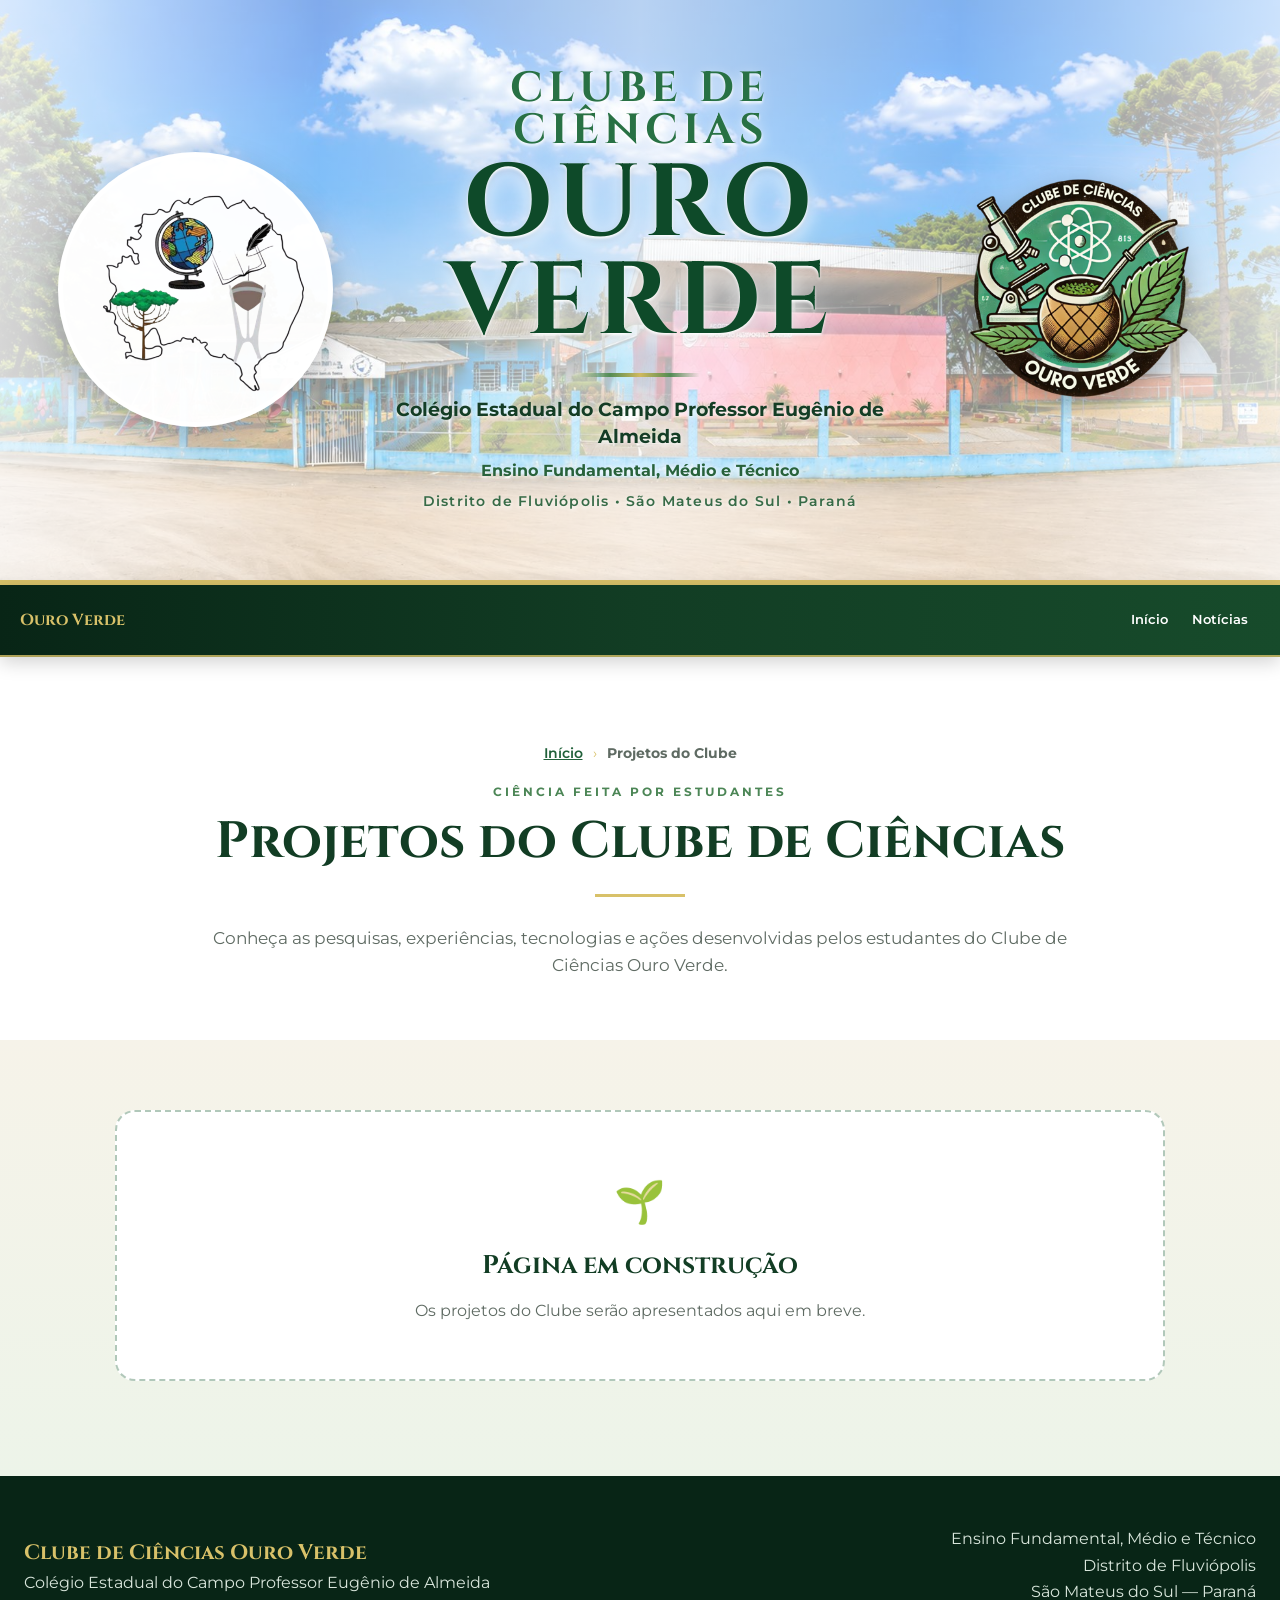
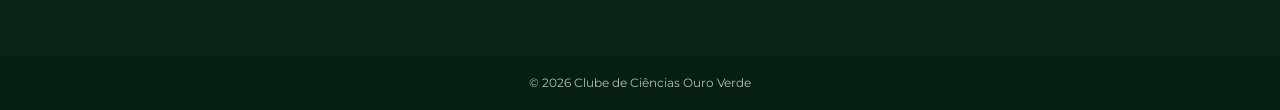
<file: paginas/projetos.html>
<!DOCTYPE html>
<html lang="pt-BR">
<head>
    <!-- =====================================================
         CONFIGURAÇÕES DA PÁGINA
    ====================================================== -->
    <meta charset="UTF-8">
    <meta
        name="viewport"
        content="width=device-width, initial-scale=1.0"
    >
    <meta
        name="description"
        content="Pesquisas, experiências, tecnologias e ações desenvolvidas pelos estudantes do Clube de Ciências Ouro Verde."
    >
    <meta
        name="author"
        content="Clube de Ciências Ouro Verde"
    >
    <meta
        name="theme-color"
        content="#123d24"
    >
    <title>Projetos do Clube | Clube de Ciências Ouro Verde</title>

    <!-- FONTES (não alterar) -->
    <link rel="preconnect" href="https://fonts.googleapis.com">
    <link
        rel="preconnect"
        href="https://fonts.gstatic.com"
        crossorigin
    >
    <link
        href="https://fonts.googleapis.com/css2?family=Cinzel:wght@600;700&family=Montserrat:wght@400;500;600;700&display=swap"
        rel="stylesheet"
    >

    <!-- CSS (não alterar)
         Atenção: nas páginas da pasta "paginas" todos os
         caminhos começam com ../ (volta uma pasta). -->
    <link rel="stylesheet" href="../css/style.css?v=7">
    <link rel="stylesheet" href="../css/hero.css?v=7">
    <link rel="stylesheet" href="../css/paginas.css?v=7">
    <link rel="stylesheet" href="../css/responsivo.css?v=7">
</head>
<body>
    <!-- ======================================
         CABEÇALHO / BANNER
         (igual ao da página inicial — não alterar)
    ======================================= -->
    <header
        class="cabecalho-principal"
        id="inicio"
    >
        <div class="cabecalho-sobreposicao">
            <div class="cabecalho-conteudo">
                <!-- LOGO DO COLÉGIO -->
                <div class="area-logo area-logo-colegio">
                    <a
                        class="cabecalho-logo logo-colegio"
                        href="../index.html"
                        aria-label="Página inicial"
                    >
                        <img
                            src="../imagens/logos/logo-eugenio.png"
                            alt="Logotipo do Colégio Estadual do Campo Professor Eugênio de Almeida"
                        >
                    </a>
                </div>
                <!-- NOME DO SITE -->
                <div class="cabecalho-texto">
                    <p class="cabecalho-linha-menor">
                        Clube de Ciências
                    </p>
                    <p class="cabecalho-titulo">
                        Ouro Verde
                    </p>
                    <div class="linha-decorativa"></div>
                    <p class="cabecalho-escola">
                        Colégio Estadual do Campo Professor Eugênio de Almeida
                    </p>
                    <p class="cabecalho-niveis">
                        Ensino Fundamental, Médio e Técnico
                    </p>
                    <p class="cabecalho-local">
                        Distrito de Fluviópolis • São Mateus do Sul • Paraná
                    </p>
                </div>
                <!-- LOGO DO CLUBE -->
                <div class="area-logo">
                    <a
                        class="cabecalho-logo"
                        href="../index.html"
                        aria-label="Clube de Ciências Ouro Verde"
                    >
                        <img
                            src="../imagens/logos/logo-clube.png"
                            alt="Logo do Clube de Ciências Ouro Verde"
                        >
                    </a>
                </div>
            </div>
        </div>
    </header>

    <!-- ======================================
         MENU FIXO (não alterar)
         Só tem Início e Notícias. As outras páginas
         são abertas pelos cartões da página inicial.
    ======================================= -->
    <nav
        class="menu-principal"
        aria-label="Menu principal"
    >
        <div class="menu-container">
            <a
                class="menu-marca"
                href="../index.html"
            >
                Ouro Verde
            </a>
            <ul class="menu-lista">
                <li>
                    <a href="../index.html">
                        Início
                    </a>
                </li>
                <li>
                    <a href="noticias.html">
                        Notícias
                    </a>
                </li>
            </ul>
        </div>
    </nav>

    <!-- ======================================
         CONTEÚDO PRINCIPAL
         A PARTIR DAQUI CADA PÁGINA É DIFERENTE.
    ======================================= -->
    <main class="pagina-interna">

        <!-- ABERTURA DA PÁGINA: trilha, rótulo, título e introdução -->
        <section class="abertura-pagina">
            <div class="container">
                <!-- Trilha: mostra onde o visitante está -->
                <nav class="trilha" aria-label="Você está em">
                    <a href="../index.html">Início</a>
                    <span>›</span>
                    <strong>Projetos do Clube</strong>
                </nav>
                <p class="rotulo-secao">
                    Ciência feita por estudantes
                </p>
                <h1>
                    Projetos do Clube de Ciências
                </h1>
                <div class="linha-titulo"></div>
                <div class="introducao-pagina">
                    <p>
                        Conheça as pesquisas, experiências, tecnologias e ações
                        desenvolvidas pelos estudantes do Clube de Ciências Ouro Verde.
                    </p>
                </div>
            </div>
        </section>

        <!-- CONTEÚDO DA PÁGINA -->
        <section class="conteudo-pagina">
            <div class="container">

                <!-- ===== COMEÇAR O CONTEÚDO AQUI ===== -->

                <!-- Aviso temporário: apague este bloco quando
                     o primeiro cartão da página for incluído. -->
                <div class="aviso-construcao">
                    <span>🌱</span>
                    <h2>
                        Página em construção
                    </h2>
                    <p>
                        Os projetos do Clube serão apresentados aqui em breve.
                    </p>
                </div>

                <!-- Os cartões desta página entram aqui dentro -->
                <div class="grade-topicos">

                </div>

                <!-- =========================================
                     MODELOS DE CARTÕES PARA COPIAR
                     Para usar: copie o modelo, cole DENTRO da
                     <div class="grade-topicos"> (antes do </div>)
                     e troque os textos. Sempre copie desde
                     <article até </article>.

                     Só aparece no cartão o começo do texto.
                     O texto completo abre numa janela ao
                     clicar em "Ler mais".

                     MODELO 1 — CARTÃO COM EMOJI
                    <article class="card-topico">
                        <div class="card-topico-imagem">🌱</div>
                        <div class="card-topico-conteudo">
                            <p class="card-topico-etapa">Assunto</p>
                            <h2>
                                Título do assunto
                            </h2>
                            <div class="card-topico-texto">
                                <p>
                                    Primeiro parágrafo.
                                </p>
                                <p>
                                    Segundo parágrafo.
                                </p>
                                <p class="fonte-texto">
                                    Fonte: SOBRENOME, Nome. Título. Ano.
                                </p>
                            </div>
                            <button class="card-topico-botao" type="button">
                                Ler mais →
                            </button>
                        </div>
                    </article>

                     MODELO 2 — CARTÃO COM FOTO
                     (troque só a primeira linha do MODELO 1)
                        <div class="card-topico-imagem">
                            <img
                                src="../imagens/NOME-DA-PASTA/nome-da-foto.jpg"
                                alt="Descreva o que aparece na foto"
                                data-legenda="Foto: nome de quem fotografou."
                            >
                        </div>
                ========================================== -->

                <!-- ===== TERMINAR O CONTEÚDO AQUI ===== -->

            </div>
        </section>

    </main>

    <!-- ======================================
         RODAPÉ (não alterar)
    ======================================= -->
    <footer class="rodape-principal">
        <div class="container rodape-conteudo">
            <div>
                <p class="rodape-titulo">
                    Clube de Ciências Ouro Verde
                </p>
                <p>
                    Colégio Estadual do Campo Professor Eugênio de Almeida
                </p>
            </div>
            <div class="rodape-localizacao">
                <p>
                    Ensino Fundamental, Médio e Técnico
                </p>
                <p>
                    Distrito de Fluviópolis
                </p>
                <p>
                    São Mateus do Sul — Paraná
                </p>
            </div>
        </div>
        <div class="rodape-final">
            © 2026 Clube de Ciências Ouro Verde
        </div>
    </footer>

    <!-- Faz os cartões abrirem numa janela (não alterar) -->
    <script src="../js/cartoes.js?v=7"></script>
</body>
</html>
</file>
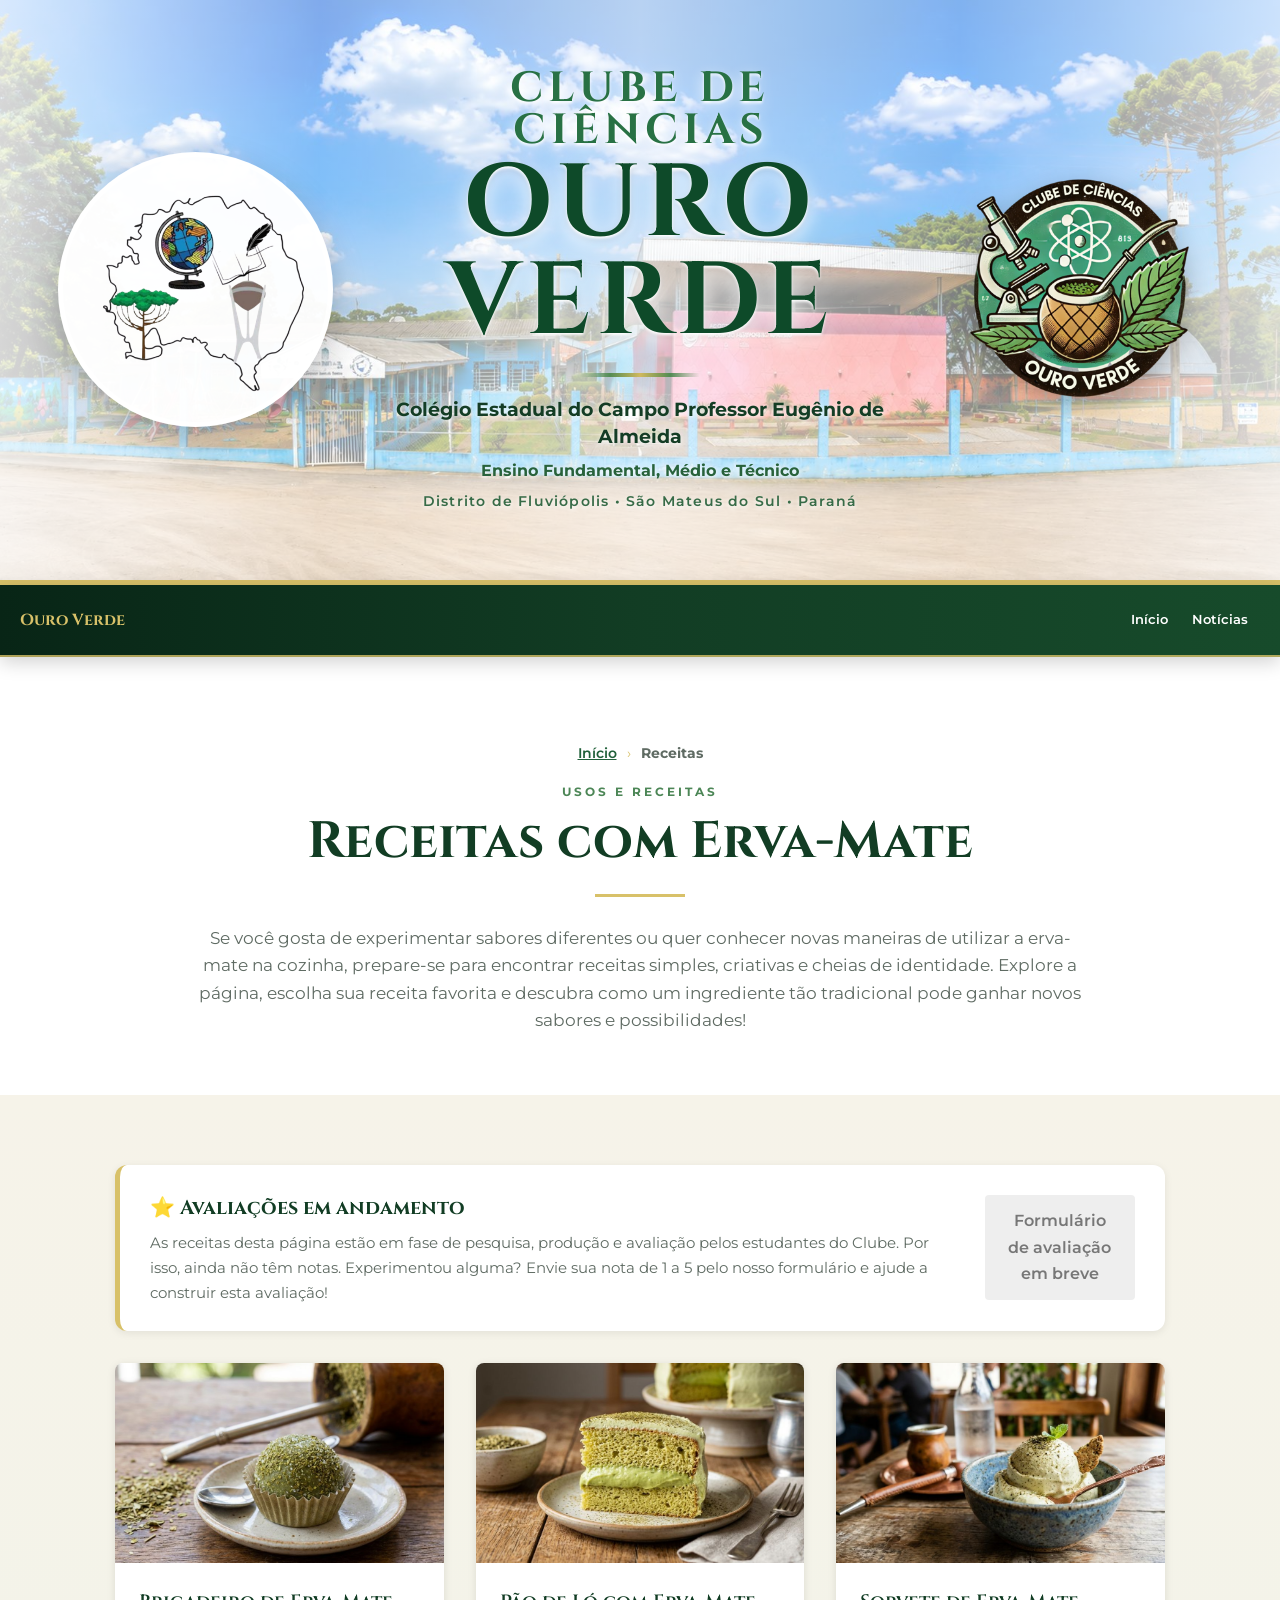
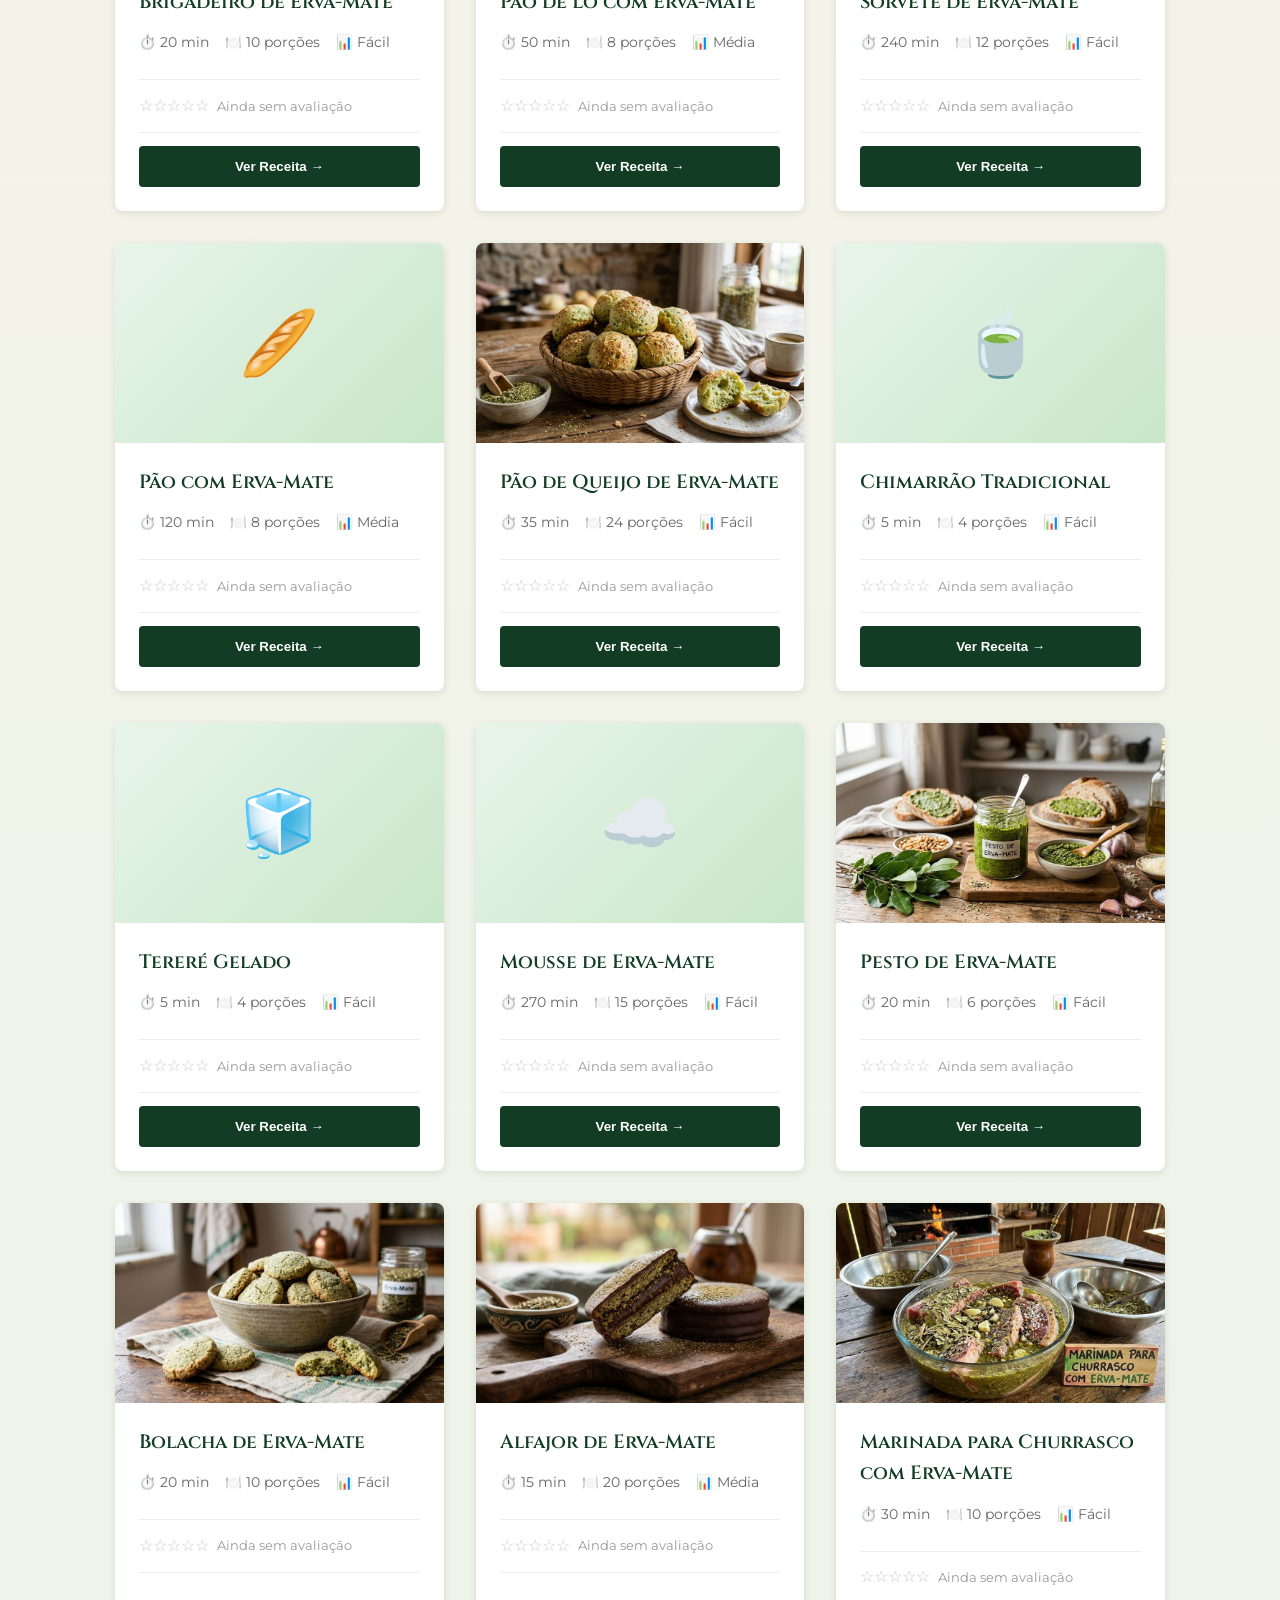
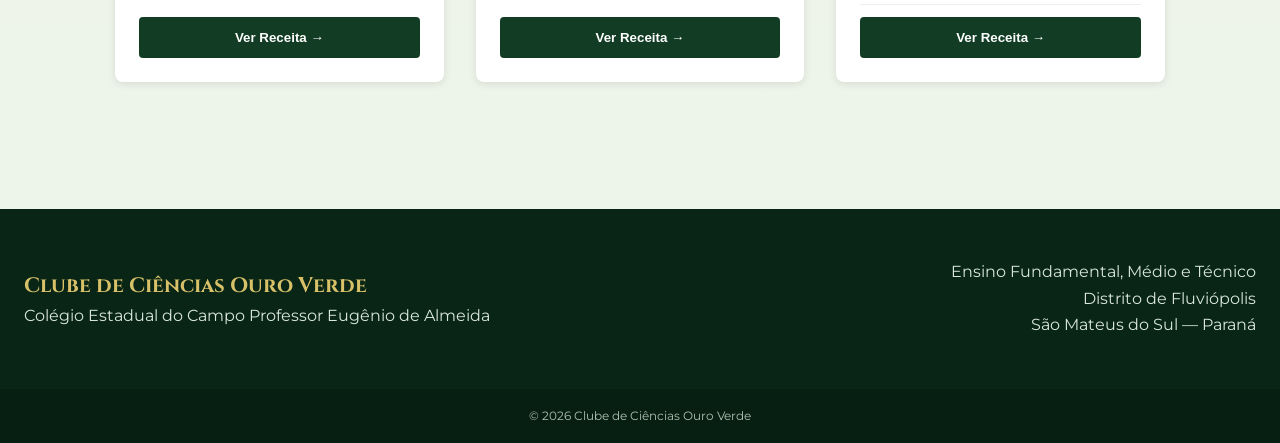
<file: paginas/receitas.html>
<!DOCTYPE html>
<html lang="pt-BR">
<head>
    <!-- =====================================================
         CONFIGURAÇÕES DA PÁGINA
    ====================================================== -->
    <meta charset="UTF-8">
    <meta
        name="viewport"
        content="width=device-width, initial-scale=1.0"
    >
    <meta
        name="description"
        content="Receitas com erva-mate criativas e tradicionais: do chimarrão e tereré a doces, pães e pratos salgados."
    >
    <meta
        name="author"
        content="Clube de Ciências Ouro Verde"
    >
    <meta
        name="theme-color"
        content="#123d24"
    >
    <title>Receitas | Clube de Ciências Ouro Verde</title>

    <!-- FONTES (não alterar) -->
    <link rel="preconnect" href="https://fonts.googleapis.com">
    <link
        rel="preconnect"
        href="https://fonts.gstatic.com"
        crossorigin
    >
    <link
        href="https://fonts.googleapis.com/css2?family=Cinzel:wght@600;700&family=Montserrat:wght@400;500;600;700&display=swap"
        rel="stylesheet"
    >

    <!-- CSS (não alterar)
         Atenção: nas páginas da pasta "paginas" todos os
         caminhos começam com ../ (volta uma pasta). -->
    <link rel="stylesheet" href="../css/style.css?v=7">
    <link rel="stylesheet" href="../css/hero.css?v=7">
    <link rel="stylesheet" href="../css/paginas.css?v=7">
    <link rel="stylesheet" href="../css/responsivo.css?v=7">
    <!-- Estilos exclusivos da página de receitas -->
    <style>
        .grid-receitas {
            display: grid;
            grid-template-columns: repeat(auto-fill, minmax(300px, 1fr));
            gap: 2rem;
            margin: 2rem 0;
        }

        .card-receita {
            background: #fff;
            border-radius: 8px;
            overflow: hidden;
            box-shadow: 0 2px 8px rgba(0, 0, 0, 0.1);
            transition: transform 0.3s ease, box-shadow 0.3s ease;
            display: flex;
            flex-direction: column;
        }

        .card-receita:hover {
            transform: translateY(-4px);
            box-shadow: 0 4px 16px rgba(0, 0, 0, 0.15);
        }

        .card-receita-imagem {
            width: 100%;
            height: 200px;
            background: linear-gradient(135deg, #e8f5e9 0%, #c8e6c9 100%);
            display: flex;
            align-items: center;
            justify-content: center;
            font-size: 4rem;
            overflow: hidden;
            position: relative;
        }

        .card-receita-imagem img {
            width: 100%;
            height: 100%;
            object-fit: cover;
        }

        .card-receita-conteudo {
            padding: 1.5rem;
            flex: 1;
            display: flex;
            flex-direction: column;
        }

        .card-receita-titulo {
            font-size: 1.2rem;
            font-weight: 600;
            color: #123d24;
            margin: 0 0 0.8rem 0;
            font-family: 'Cinzel', serif;
        }

        .card-receita-info {
            display: flex;
            gap: 1rem;
            font-size: 0.85rem;
            color: #666;
            margin-bottom: 0.8rem;
            flex-wrap: wrap;
        }

        .card-receita-avaliacao {
            display: flex;
            align-items: center;
            gap: 0.5rem;
            margin: 0.8rem 0;
            padding: 0.8rem 0;
            border-top: 1px solid #eee;
            border-bottom: 1px solid #eee;
        }

        .estrelas {
            display: flex;
            gap: 0.1rem;
            font-size: 1rem;
            color: #ffc107;
        }

        .estrelas-vazias {
            color: #c9c9c9;
        }

        .aviso-avaliacao {
            display: flex;
            align-items: center;
            justify-content: space-between;
            gap: 24px;
            margin-bottom: 2rem;
            padding: 26px 30px;
            background: #fff;
            border-left: 5px solid #d8c169;
            border-radius: 12px;
            box-shadow: 0 2px 8px rgba(0, 0, 0, 0.08);
        }

        .aviso-avaliacao h2 {
            margin-bottom: 6px;
            color: #123d24;
            font-family: 'Cinzel', serif;
            font-size: 1.25rem;
        }

        .aviso-avaliacao p {
            color: #5f6b63;
            font-size: 0.95rem;
        }

        .aviso-avaliacao-botao {
            display: inline-block;
            flex-shrink: 0;
            padding: 0.8rem 1.3rem;
            background-color: #d8c169;
            color: #123d24;
            border-radius: 4px;
            font-weight: 700;
            text-decoration: none;
            text-align: center;
        }

        a.aviso-avaliacao-botao:hover {
            background-color: #c9b257;
        }

        .aviso-avaliacao-breve {
            background-color: #eee;
            color: #777;
            font-weight: 600;
        }

        .modal-avaliacao p {
            margin: 0.6rem 0 1rem;
            color: #555;
        }

        .card-receita-avaliacao small {
            color: #999;
            font-size: 0.8rem;
        }

        .card-receita-botao {
            margin-top: auto;
            padding: 0.8rem;
            background-color: #123d24;
            color: white;
            border: none;
            border-radius: 4px;
            font-weight: 600;
            cursor: pointer;
            transition: background-color 0.3s;
            text-decoration: none;
            text-align: center;
            display: block;
        }

        .card-receita-botao:hover {
            background-color: #0d2918;
        }

        @media (max-width: 768px) {
            .grid-receitas {
                grid-template-columns: 1fr;
            }

            .aviso-avaliacao {
                flex-direction: column;
                align-items: flex-start;
            }

        }
    </style>
</head>
<body>
    <!-- ======================================
         CABEÇALHO / BANNER
         (igual ao da página inicial — não alterar)
    ======================================= -->
    <header
        class="cabecalho-principal"
        id="inicio"
    >
        <div class="cabecalho-sobreposicao">
            <div class="cabecalho-conteudo">
                <!-- LOGO DO COLÉGIO -->
                <div class="area-logo area-logo-colegio">
                    <a
                        class="cabecalho-logo logo-colegio"
                        href="../index.html"
                        aria-label="Página inicial"
                    >
                        <img
                            src="../imagens/logos/logo-eugenio.png"
                            alt="Logotipo do Colégio Estadual do Campo Professor Eugênio de Almeida"
                        >
                    </a>
                </div>
                <!-- NOME DO SITE -->
                <div class="cabecalho-texto">
                    <p class="cabecalho-linha-menor">
                        Clube de Ciências
                    </p>
                    <p class="cabecalho-titulo">
                        Ouro Verde
                    </p>
                    <div class="linha-decorativa"></div>
                    <p class="cabecalho-escola">
                        Colégio Estadual do Campo Professor Eugênio de Almeida
                    </p>
                    <p class="cabecalho-niveis">
                        Ensino Fundamental, Médio e Técnico
                    </p>
                    <p class="cabecalho-local">
                        Distrito de Fluviópolis • São Mateus do Sul • Paraná
                    </p>
                </div>
                <!-- LOGO DO CLUBE -->
                <div class="area-logo">
                    <a
                        class="cabecalho-logo"
                        href="../index.html"
                        aria-label="Clube de Ciências Ouro Verde"
                    >
                        <img
                            src="../imagens/logos/logo-clube.png"
                            alt="Logo do Clube de Ciências Ouro Verde"
                        >
                    </a>
                </div>
            </div>
        </div>
    </header>

    <!-- ======================================
         MENU FIXO (não alterar)
         Só tem Início e Notícias. As outras páginas
         são abertas pelos cartões da página inicial.
    ======================================= -->
    <nav
        class="menu-principal"
        aria-label="Menu principal"
    >
        <div class="menu-container">
            <a
                class="menu-marca"
                href="../index.html"
            >
                Ouro Verde
            </a>
            <ul class="menu-lista">
                <li>
                    <a href="../index.html">
                        Início
                    </a>
                </li>
                <li>
                    <a href="noticias.html">
                        Notícias
                    </a>
                </li>
            </ul>
        </div>
    </nav>

    <!-- ======================================
         CONTEÚDO PRINCIPAL
         A PARTIR DAQUI CADA PÁGINA É DIFERENTE.
    ======================================= -->
    <main class="pagina-interna">

        <!-- ABERTURA DA PÁGINA: trilha, rótulo, título e introdução -->
        <section class="abertura-pagina">
            <div class="container">
                <!-- Trilha: mostra onde o visitante está -->
                <nav class="trilha" aria-label="Você está em">
                    <a href="../index.html">Início</a>
                    <span>›</span>
                    <strong>Receitas</strong>
                </nav>
                <p class="rotulo-secao">
                    Usos e receitas
                </p>
                <h1>
                    Receitas com Erva-Mate
                </h1>
                <div class="linha-titulo"></div>
                <div class="introducao-pagina">
                    <p>
                        Se você gosta de experimentar sabores diferentes ou quer conhecer
                        novas maneiras de utilizar a erva-mate na cozinha, prepare-se para
                        encontrar receitas simples, criativas e cheias de identidade.
                        Explore a página, escolha sua receita favorita e descubra como um
                        ingrediente tão tradicional pode ganhar novos sabores e
                        possibilidades!
                    </p>
                </div>
            </div>
        </section>

        <!-- CONTEÚDO DA PÁGINA -->
        <section class="conteudo-pagina">
            <div class="container">

                <!-- ===== COMEÇAR O CONTEÚDO AQUI ===== -->

                <!-- AVISO AOS VISITANTES SOBRE AS AVALIAÇÕES -->
                <div class="aviso-avaliacao">
                    <div>
                        <h2>
                            ⭐ Avaliações em andamento
                        </h2>
                        <p>
                            As receitas desta página estão em fase de pesquisa,
                            produção e avaliação pelos estudantes do Clube.
                            Por isso, ainda não têm notas. Experimentou alguma?
                            Envie sua nota de 1 a 5 pelo nosso formulário
                            e ajude a construir esta avaliação!
                        </p>
                    </div>
                    <!-- O botão é criado automaticamente a partir
                         do LINK_FORMULARIO, no fim desta página. -->
                    <div id="botaoFormulario"></div>
                </div>

                <!-- Os cartões das receitas são criados
                     automaticamente pela lista "receitas"
                     que fica no fim desta página. -->
                <div class="grid-receitas" id="gridReceitas"></div>

                <!-- ===== TERMINAR O CONTEÚDO AQUI ===== -->

            </div>
        </section>

    </main>

    <!-- ======================================
         RODAPÉ (não alterar)
    ======================================= -->
    <footer class="rodape-principal">
        <div class="container rodape-conteudo">
            <div>
                <p class="rodape-titulo">
                    Clube de Ciências Ouro Verde
                </p>
                <p>
                    Colégio Estadual do Campo Professor Eugênio de Almeida
                </p>
            </div>
            <div class="rodape-localizacao">
                <p>
                    Ensino Fundamental, Médio e Técnico
                </p>
                <p>
                    Distrito de Fluviópolis
                </p>
                <p>
                    São Mateus do Sul — Paraná
                </p>
            </div>
        </div>
        <div class="rodape-final">
            © 2026 Clube de Ciências Ouro Verde
        </div>
    </footer>

    <!-- JANELA QUE ABRE AO CLICAR EM "VER RECEITA" -->
    <div class="modal" id="modalReceita">
        <div class="modal-conteudo">
            <button class="modal-fechar" onclick="fecharModal()" aria-label="Fechar">&times;</button>
            <div id="conteudoModal"></div>
        </div>
    </div>

    <script>
        /* =================================================
           LISTA DE RECEITAS

           Para incluir uma receita nova, copie um bloco
           inteiro { ... }, cole antes do ]; final e
           ATENÇÃO:
           - cada item termina com vírgula: titulo: "...",
           - entre um bloco e outro também vai vírgula: },
           - use sempre as palavras sem acento: porcoes,
             avaliacoes, totalAvaliacoes
           - avaliacoes: deixe null enquanto a receita não
             for avaliada. Depois de calcular a média das
             notas do formulário, troque por um número de
             1 a 5, com PONTO e sem aspas (ex.: 4.5), e
             coloque em totalAvaliacoes quantas notas
             foram recebidas (ex.: 12)
           - o id é um número diferente para cada receita
           - imagem: caminho da foto, começando com ../imagens/
             (sem acento e sem espaço no nome do arquivo).
             Sem foto? Apague a linha imagem e o emoji
             aparece no lugar.
        ================================================== */
        const receitas = [
            {
                id: 1,
                titulo: "Brigadeiro de Erva-Mate",
                emoji: "🍫",
                imagem: "../imagens/eduardo/brigadeiro-erva-mate.jpg",
                tempo: "20 min",
                porcoes: "10",
                dificuldade: "Fácil",
                avaliacoes: null,
                totalAvaliacoes: 0,
                ingredientes: ["1 lata de leite condensado", "1 colher de sopa de manteiga", "1 colher de sobremesa de erva-mate peneirada", "200 g de chocolate ao leite", "Corante verde (opcional)"],
                preparo: ["Derreta o chocolate em banho-maria.", "Coloque o chocolate derretido em forminhas e leve à geladeira.", "Em uma panela, coloque o leite condensado, a manteiga e a erva-mate peneirada.", "Cozinhe em fogo baixo, mexendo sempre até desgrudar do fundo da panela.", "Adicione algumas gotas de corante verde antes do ponto final.", "Desenforme os copinhos de chocolate e preencha com o brigadeiro."],
                fonte: "TudoGostoso"
            },
            {
                id: 2,
                titulo: "Pão de Ló com Erva-Mate",
                emoji: "🍰",
                imagem: "../imagens/eduardo/pao-de-lo-erva-mate.jpg",
                tempo: "50 min",
                porcoes: "8",
                dificuldade: "Média",
                avaliacoes: null,
                totalAvaliacoes: 0,
                ingredientes: ["5 ovos", "3 colheres de sopa de suco de laranja", "15 colheres de sopa de açúcar", "15 colheres de sopa de farinha de trigo", "1½ colher de fermento químico", "3 colheres de sopa de pó de erva-mate", "100 g de nozes tostadas", "100 g de goiabada picada"],
                preparo: ["Separe as claras das gemas.", "Bata as claras até ponto de neve, depois adicione açúcar.", "Acrescente as gemas uma a uma.", "Misture farinha, erva-mate e fermento.", "Transfira para forma untada, distribua nozes e goiabada.", "Asse a 180°C por 35 minutos."],
                fonte: "Bons Fluidos"
            },
            {
                id: 3,
                titulo: "Sorvete de Erva-Mate",
                emoji: "🍦",
                imagem: "../imagens/eduardo/sorvete-erva-mate.jpg",
                tempo: "240 min",
                porcoes: "12",
                dificuldade: "Fácil",
                avaliacoes: null,
                totalAvaliacoes: 0,
                ingredientes: ["1 litro de leite", "1½ xícara de açúcar", "1 colher de sopa de liga", "2 colheres de sopa de pó de erva-mate"],
                preparo: ["Ferva o leite e misture o pó de erva-mate.", "Deixe esfriar e bata no liquidificador.", "Adicione açúcar e liga, bata por 3 minutos.", "Leve ao freezer por 4 horas.", "Bata novamente até ficar cremoso.", "Volte ao freezer até firmar."],
                fonte: "Escola do Chimarrão"
            },
            {
                id: 4,
                titulo: "Pão com Erva-Mate",
                emoji: "🥖",
                tempo: "120 min",
                porcoes: "8",
                dificuldade: "Média",
                avaliacoes: null,
                totalAvaliacoes: 0,
                ingredientes: ["1 xícara de leite morno", "1 colher de sopa de fermento biológico", "2 colheres de sopa de açúcar", "¼ xícara de óleo", "1 colher de chá de sal", "1 colher de sopa de erva-mate", "3 xícaras de farinha de trigo"],
                preparo: ["Misture ingredientes líquidos.", "Adicione erva-mate e farinha aos poucos.", "Sove a massa bem até ficar macia.", "Deixe crescer por 1 hora.", "Modele os pães e coloque em forma.", "Asse a 180°C por 30 minutos."],
                fonte: "Madrugada"
            },
            {
                id: 5,
                titulo: "Pão de Queijo de Erva-Mate",
                emoji: "🧀",
                imagem: "../imagens/eduardo/pao-de-queijo-erva-mate.jpg",
                tempo: "35 min",
                porcoes: "24",
                dificuldade: "Fácil",
                avaliacoes: null,
                totalAvaliacoes: 0,
                ingredientes: ["3 ovos", "1 xícara de leite", "½ xícara de óleo", "2 colheres de sopa de queijo ralado", "½ xícara de água fervendo", "500 g de polvilho azedo", "3 colheres de sopa de erva-mate"],
                preparo: ["Bata ovos, leite, óleo, sal e queijo no liquidificador.", "Adicione água fervendo.", "Acrescente polvilho aos poucos.", "Coe a erva-mate e adicione à mistura.", "Distribua em forminhas.", "Asse a 250°C por 20 minutos."],
                fonte: "G1 Rio Grande do Sul"
            },
            {
                id: 6,
                titulo: "Chimarrão Tradicional",
                emoji: "🍵",
                tempo: "5 min",
                porcoes: "4",
                dificuldade: "Fácil",
                avaliacoes: null,
                totalAvaliacoes: 0,
                ingredientes: ["Erva-mate de qualidade", "Água quente (70-80°C)", "Cuia", "Bomba"],
                preparo: ["Encha a cuia com 2/3 de erva-mate.", "Forme o monte inclinando a cuia.", "Hidrate com água morna.", "Insira a bomba corretamente.", "Adicione água quente no mesmo ponto.", "Sirva e reponha a água até o sabor acabar."],
                fonte: "Westwing"
            },
            {
                id: 7,
                titulo: "Tereré Gelado",
                emoji: "🧊",
                tempo: "5 min",
                porcoes: "4",
                dificuldade: "Fácil",
                avaliacoes: null,
                totalAvaliacoes: 0,
                ingredientes: ["Erva-mate fina", "Água gelada", "Gelo", "Cuia", "Bomba"],
                preparo: ["Escolha erva-mate adequada.", "Encha a cuia até 2/3 e incline.", "Adicione água gelada.", "Insira a bomba com filtro para baixo.", "Beba e reabasteça com água gelada conforme necessário."],
                fonte: "Coca Mar"
            },
            {
                id: 8,
                titulo: "Mousse de Erva-Mate",
                emoji: "☁️",
                tempo: "270 min",
                porcoes: "15",
                dificuldade: "Fácil",
                avaliacoes: null,
                totalAvaliacoes: 0,
                ingredientes: ["3 colheres de sopa de erva-mate", "250 ml de água", "1 pacote de gelatina de limão", "1 lata de leite condensado", "1 lata de creme de leite", "3 colheres de sopa de açúcar"],
                preparo: ["Ferva água com gelatina e erva-mate.", "Coe a mistura.", "Bata no liquidificador com outros ingredientes.", "Coloque em refratário.", "Leve à geladeira de 4 a 6 horas."],
                fonte: "TudoGostoso"
            },
            {
                id: 9,
                titulo: "Pesto de Erva-Mate",
                emoji: "🌿",
                imagem: "../imagens/eduardo/pesto-erva-mate.jpg",
                tempo: "20 min",
                porcoes: "6",
                dificuldade: "Fácil",
                avaliacoes: null,
                totalAvaliacoes: 0,
                ingredientes: ["1 xícara de nozes, castanhas ou amêndoas", "3/4 xícara de azeite de oliva", "Sal a gosto", "2 dentes de alho", "10 folhas frescas de erva-mate"],
                preparo: ["Bata todos os ingredientes no liquidificador."],
                fonte: "https://redeglobo.globo.com/rpc/estudio-c/extras-estudio-c/noticia/aprenda-tres-receitas-deliciosas-com-erva-mate.ghtml"
            },
            {
                id: 10,
                titulo: "Bolacha de Erva-Mate",
                emoji: "🍪",
                imagem: "../imagens/eduardo/bolacha-erva-mate.jpg",
                tempo: "20 min",
                porcoes: "10",
                dificuldade: "Fácil",
                avaliacoes: null,
                totalAvaliacoes: 0,
                ingredientes: ["1 colher de sopa de erva-mate peneirada", "2 colheres de sopa de óleo vegetal", "150 gramas de farinha de aveia", "1 banana caturra"],
                preparo: ["Comece amassando a banana caturra, que precisa estar bem madura.", "Acrescente a erva-mate peneirada.", "Adicione parte do óleo na mistura e reserve o restante para untar a forma.", "Adicione a aveia aos poucos até dar o ponto, quando a massa começa a ficar mais firme.", "Unte a forma com óleo e comece a modelar as bolachas.", "Leve ao forno pré-aquecido a 200 °C por 10 minutos."],
                fonte: "https://receitas.globo.com/regionais/rpc/plug/bolacha-de-erva-mate.ghtml"
            },
            {
                id: 11,
                titulo: "Alfajor de Erva-Mate",
                emoji: "🥮",
                imagem: "../imagens/eduardo/alfajor-erva-mate.jpg",
                tempo: "15 min",
                porcoes: "20",
                dificuldade: "Média",
                avaliacoes: null,
                totalAvaliacoes: 0,
                ingredientes: ["3 gemas", "200 g de manteiga ou margarina", "2 xícaras (chá) de açúcar", "200 g de amido de milho", "1 colher (sopa) de açúcar de baunilha", "1 colher (sopa) de fermento em pó", "2 colheres (sopa) de erva-mate", "400 g de farinha de trigo", "Doce de leite e coco ralado para montar"],
                preparo: ["Em uma vasilha, coloque as gemas, o açúcar e a margarina (em temperatura ambiente) e misture.", "Acrescente a erva-mate, o açúcar de baunilha, o amido de milho, o fermento e a farinha.", "Misture com as mãos.", "Coloque farinha em uma mesa limpa e sove a massa.", "A massa está pronta quando não grudar nas mãos. Estique-a com o auxílio de um rolo; ela é delicada, mas não a deixe muito fina.", "Use a boca de um copo para cortar os discos (outros formatos também servem) e asse em forma untada por 10 minutos.", "Não deixe por mais tempo, porque os discos podem se quebrar.", "Monte o alfajor com dois discos.", "Recheie com doce de leite e polvilhe com coco ralado."],
                fonte: "https://www.tudogostoso.com.br/receita/77955-alfajor-de-erva-mate.html"
            },
            {
                id: 12,
                titulo: "Marinada para Churrasco com Erva-Mate",
                emoji: "🥩",
                imagem: "../imagens/eduardo/marinada-erva-mate.jpg",
                tempo: "30 min",
                porcoes: "10",
                dificuldade: "Fácil",
                avaliacoes: null,
                totalAvaliacoes: 0,
                ingredientes: ["3 colheres de sopa de erva-mate moída grossa", "500 ml de água quente (80 °C)", "3 dentes de alho picados", "1 cebola ralada", "2 colheres de sopa de azeite", "1 colher de sopa de mostarda", "Sal grosso e pimenta-do-reino a gosto", "Suco de 1 limão"],
                preparo: ["Prepare uma infusão concentrada: despeje a água quente sobre a erva-mate moída grossa e deixe por 15 minutos.", "Coe bem.", "Misture a infusão de mate com alho, cebola, azeite, mostarda, sal, pimenta e limão.", "Marine a carne (funciona especialmente bem com fraldinha, costela ou picanha) por no mínimo 4 horas na geladeira, de preferência de um dia para o outro.", "Asse na churrasqueira como de costume."],
                fonte: "https://meuchimarrao.com.br/blog/erva-mate-na-culinaria-receitas/"
            }
        ];

        /* =================================================
           LINK DO FORMULÁRIO DE AVALIAÇÃO
           Cole entre as aspas o link do formulário
           (Google Forms, por exemplo). Enquanto estiver
           vazio, o botão aparece como "em breve".
        ================================================== */
        const LINK_FORMULARIO = "";

        /* Estrelas da receita: vazias enquanto não houver notas */
        function mostrarAvaliacao(receita) {
            if (receita.avaliacoes === null) {
                return `
                    <div class="estrelas estrelas-vazias">☆☆☆☆☆</div>
                    <small>Ainda sem avaliação</small>`;
            }
            const cheias = Math.round(receita.avaliacoes);
            return `
                <div class="estrelas">${'★'.repeat(cheias)}${'☆'.repeat(5 - cheias)}</div>
                <small>${receita.avaliacoes.toFixed(1).replace('.', ',')} (${receita.totalAvaliacoes} ${receita.totalAvaliacoes === 1 ? 'nota' : 'notas'})</small>`;
        }

        /* Botão do formulário (ou aviso de "em breve") */
        function botaoFormulario() {
            if (LINK_FORMULARIO) {
                return `<a class="aviso-avaliacao-botao" href="${LINK_FORMULARIO}" target="_blank" rel="noopener">Avaliar uma receita ✍️</a>`;
            }
            return `<span class="aviso-avaliacao-botao aviso-avaliacao-breve">Formulário de avaliação em breve</span>`;
        }

        /* Aviso que aparece embaixo das fotos */
        const LEGENDA_FOTO = "Imagem ilustrativa gerada por inteligência artificial a partir da receita.";

        /* Foto da receita (ou o emoji, se não houver foto) */
        function mostrarImagem(receita) {
            if (receita.imagem) {
                return `<img src="${receita.imagem}" alt="${receita.titulo}" loading="lazy">`;
            }
            return receita.emoji;
        }

        /* Mostra a fonte como link quando for um endereço da internet */
        function formatarFonte(fonte) {
            if (fonte.startsWith("http")) {
                return `<a href="${fonte}" target="_blank" rel="noopener">${fonte}</a>`;
            }
            return fonte;
        }

        function renderizarReceitas() {
            const grid = document.getElementById('gridReceitas');
            grid.innerHTML = receitas.map(receita => `
                <div class="card-receita">
                    <div class="card-receita-imagem">${mostrarImagem(receita)}</div>
                    <div class="card-receita-conteudo">
                        <h2 class="card-receita-titulo">${receita.titulo}</h2>
                        <div class="card-receita-info">
                            <span>⏱️ ${receita.tempo}</span>
                            <span>🍽️ ${receita.porcoes} porções</span>
                            <span>📊 ${receita.dificuldade}</span>
                        </div>
                        <div class="card-receita-avaliacao">
                            ${mostrarAvaliacao(receita)}
                        </div>
                        <button class="card-receita-botao" onclick="abrirModal(${receita.id})">Ver Receita →</button>
                    </div>
                </div>
            `).join('');
        }

        function abrirModal(id) {
            const receita = receitas.find(r => r.id === id);
            const modal = document.getElementById('modalReceita');
            const conteudo = document.getElementById('conteudoModal');

            conteudo.innerHTML = `
                <h2 class="modal-titulo">${receita.emoji} ${receita.titulo}</h2>
                ${receita.imagem ? `<figure class="modal-imagem"><img src="${receita.imagem}" alt="${receita.titulo}"><figcaption>${LEGENDA_FOTO}</figcaption></figure>` : ''}
                <div class="modal-secao">
                    <strong>⏱️ Tempo:</strong> ${receita.tempo}<br>
                    <strong>🍽️ Porções:</strong> ${receita.porcoes}<br>
                    <strong>📊 Dificuldade:</strong> ${receita.dificuldade}
                </div>
                <div class="modal-secao">
                    <h3>Ingredientes</h3>
                    <ul>${receita.ingredientes.map(ing => `<li>${ing}</li>`).join('')}</ul>
                </div>
                <div class="modal-secao">
                    <h3>Modo de Preparo</h3>
                    <ol>${receita.preparo.map(passo => `<li>${passo}</li>`).join('')}</ol>
                </div>
                <div class="modal-secao modal-avaliacao">
                    <h3>Avaliação</h3>
                    <div class="card-receita-avaliacao">${mostrarAvaliacao(receita)}</div>
                    <p>Fez esta receita? Conte para nós o que achou, com uma nota de 1 a 5.</p>
                    ${botaoFormulario()}
                </div>
                <div class="modal-fonte"><strong>Fonte:</strong> ${formatarFonte(receita.fonte)}</div>
            `;

            modal.classList.add('ativo');
            document.body.style.overflow = 'hidden';
        }

        function fecharModal() {
            document.getElementById('modalReceita').classList.remove('ativo');
            document.body.style.overflow = '';
        }

        /* Fecha a janela ao clicar fora dela ou apertar Esc */
        window.addEventListener('click', function (event) {
            if (event.target === document.getElementById('modalReceita')) {
                fecharModal();
            }
        });

        document.addEventListener('keydown', function (event) {
            if (event.key === 'Escape') {
                fecharModal();
            }
        });

        document.getElementById('botaoFormulario').innerHTML = botaoFormulario();
        renderizarReceitas();
    </script>

</body>
</html>
</file>
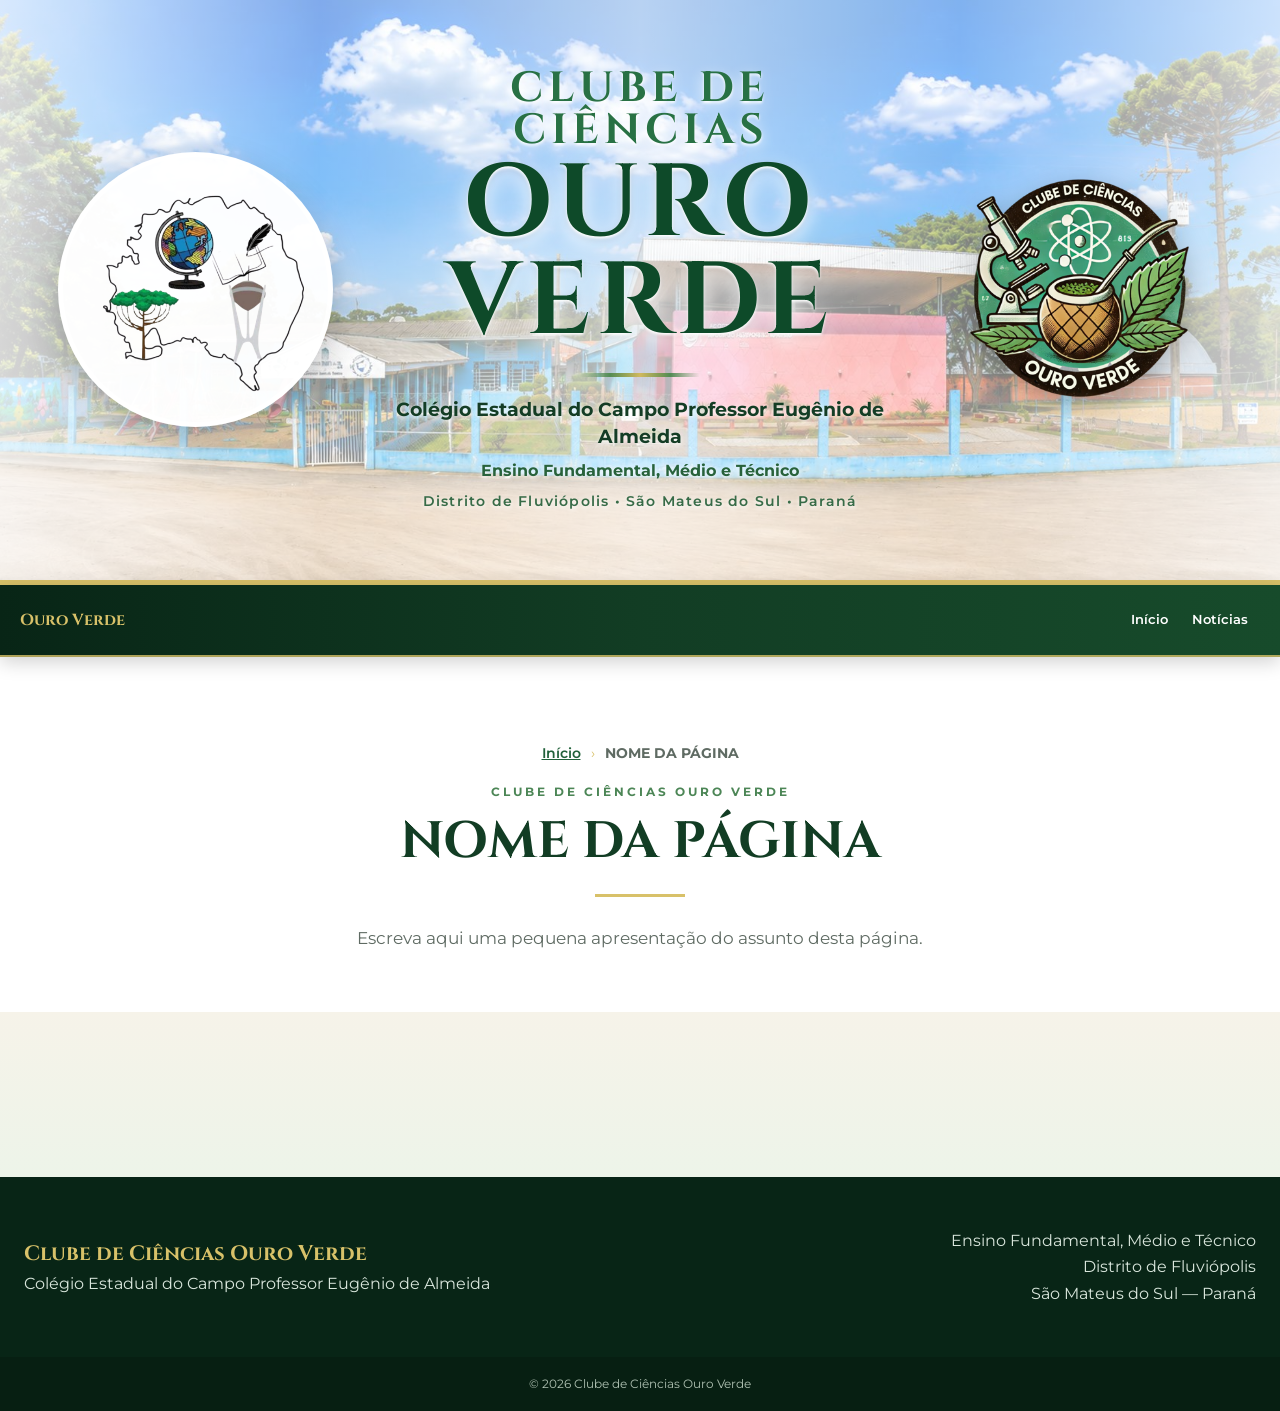
<file: templates/pagina-modelo.html>
<!DOCTYPE html>
<html lang="pt-BR">
<head>
    <!-- =====================================================
         CONFIGURAÇÕES DA PÁGINA
    ====================================================== -->
    <meta charset="UTF-8">
    <meta
        name="viewport"
        content="width=device-width, initial-scale=1.0"
    >
    <meta
        name="description"
        content="Escreva aqui uma pequena descrição da página."
    >
    <meta
        name="author"
        content="Clube de Ciências Ouro Verde"
    >
    <meta
        name="theme-color"
        content="#123d24"
    >
    <title>NOME DA PÁGINA | Clube de Ciências Ouro Verde</title>

    <!-- FONTES (não alterar) -->
    <link rel="preconnect" href="https://fonts.googleapis.com">
    <link
        rel="preconnect"
        href="https://fonts.gstatic.com"
        crossorigin
    >
    <link
        href="https://fonts.googleapis.com/css2?family=Cinzel:wght@600;700&family=Montserrat:wght@400;500;600;700&display=swap"
        rel="stylesheet"
    >

    <!-- CSS (não alterar)
         Atenção: nas páginas da pasta "paginas" todos os
         caminhos começam com ../ (volta uma pasta). -->
    <link rel="stylesheet" href="../css/style.css?v=7">
    <link rel="stylesheet" href="../css/hero.css?v=7">
    <link rel="stylesheet" href="../css/paginas.css?v=7">
    <link rel="stylesheet" href="../css/responsivo.css?v=7">
</head>
<body>
    <!-- ======================================
         CABEÇALHO / BANNER
         (igual ao da página inicial — não alterar)
    ======================================= -->
    <header
        class="cabecalho-principal"
        id="inicio"
    >
        <div class="cabecalho-sobreposicao">
            <div class="cabecalho-conteudo">
                <!-- LOGO DO COLÉGIO -->
                <div class="area-logo area-logo-colegio">
                    <a
                        class="cabecalho-logo logo-colegio"
                        href="../index.html"
                        aria-label="Página inicial"
                    >
                        <img
                            src="../imagens/logos/logo-eugenio.png"
                            alt="Logotipo do Colégio Estadual do Campo Professor Eugênio de Almeida"
                        >
                    </a>
                </div>
                <!-- NOME DO SITE -->
                <div class="cabecalho-texto">
                    <p class="cabecalho-linha-menor">
                        Clube de Ciências
                    </p>
                    <p class="cabecalho-titulo">
                        Ouro Verde
                    </p>
                    <div class="linha-decorativa"></div>
                    <p class="cabecalho-escola">
                        Colégio Estadual do Campo Professor Eugênio de Almeida
                    </p>
                    <p class="cabecalho-niveis">
                        Ensino Fundamental, Médio e Técnico
                    </p>
                    <p class="cabecalho-local">
                        Distrito de Fluviópolis • São Mateus do Sul • Paraná
                    </p>
                </div>
                <!-- LOGO DO CLUBE -->
                <div class="area-logo">
                    <a
                        class="cabecalho-logo"
                        href="../index.html"
                        aria-label="Clube de Ciências Ouro Verde"
                    >
                        <img
                            src="../imagens/logos/logo-clube.png"
                            alt="Logo do Clube de Ciências Ouro Verde"
                        >
                    </a>
                </div>
            </div>
        </div>
    </header>

    <!-- ======================================
         MENU FIXO (não alterar)
         Só tem Início e Notícias. As outras páginas
         são abertas pelos cartões da página inicial.
    ======================================= -->
    <nav
        class="menu-principal"
        aria-label="Menu principal"
    >
        <div class="menu-container">
            <a
                class="menu-marca"
                href="../index.html"
            >
                Ouro Verde
            </a>
            <ul class="menu-lista">
                <li>
                    <a href="../index.html">
                        Início
                    </a>
                </li>
                <li>
                    <a href="noticias.html">
                        Notícias
                    </a>
                </li>
            </ul>
        </div>
    </nav>

    <!-- ======================================
         CONTEÚDO PRINCIPAL
         A PARTIR DAQUI CADA PÁGINA É DIFERENTE.
    ======================================= -->
    <main class="pagina-interna">

        <!-- ABERTURA DA PÁGINA: trilha, rótulo, título e introdução -->
        <section class="abertura-pagina">
            <div class="container">
                <!-- Trilha: mostra onde o visitante está -->
                <nav class="trilha" aria-label="Você está em">
                    <a href="../index.html">Início</a>
                    <span>›</span>
                    <strong>NOME DA PÁGINA</strong>
                </nav>
                <p class="rotulo-secao">
                    Clube de Ciências Ouro Verde
                </p>
                <h1>
                    NOME DA PÁGINA
                </h1>
                <div class="linha-titulo"></div>
                <div class="introducao-pagina">
                    <p>
                        Escreva aqui uma pequena apresentação do assunto desta página.
                    </p>
                </div>
            </div>
        </section>

        <!-- CONTEÚDO DA PÁGINA -->
        <section class="conteudo-pagina">
            <div class="container">

                <!-- ===== COMEÇAR O CONTEÚDO AQUI ===== -->

                <div class="grade-topicos">

                    <!-- Cole os cartões aqui dentro -->

                </div>

                <!-- =========================================
                     MODELOS DE CARTÕES PARA COPIAR
                     Para usar: copie o modelo, cole DENTRO da
                     <div class="grade-topicos"> (antes do </div>)
                     e troque os textos. Sempre copie desde
                     <article até </article>.

                     Só aparece no cartão o começo do texto.
                     O texto completo abre numa janela ao
                     clicar em "Ler mais".

                     MODELO 1 — CARTÃO COM EMOJI
                    <article class="card-topico">
                        <div class="card-topico-imagem">🌱</div>
                        <div class="card-topico-conteudo">
                            <p class="card-topico-etapa">Assunto</p>
                            <h2>
                                Título do assunto
                            </h2>
                            <div class="card-topico-texto">
                                <p>
                                    Primeiro parágrafo.
                                </p>
                                <p>
                                    Segundo parágrafo.
                                </p>
                                <p class="fonte-texto">
                                    Fonte: SOBRENOME, Nome. Título. Ano.
                                </p>
                            </div>
                            <button class="card-topico-botao" type="button">
                                Ler mais →
                            </button>
                        </div>
                    </article>

                     MODELO 2 — CARTÃO COM FOTO
                     (troque só a primeira linha do MODELO 1)
                        <div class="card-topico-imagem">
                            <img
                                src="../imagens/NOME-DA-PASTA/nome-da-foto.jpg"
                                alt="Descreva o que aparece na foto"
                                data-legenda="Foto: nome de quem fotografou."
                            >
                        </div>
                ========================================== -->

                <!-- ===== TERMINAR O CONTEÚDO AQUI ===== -->

            </div>
        </section>

    </main>

    <!-- ======================================
         RODAPÉ (não alterar)
    ======================================= -->
    <footer class="rodape-principal">
        <div class="container rodape-conteudo">
            <div>
                <p class="rodape-titulo">
                    Clube de Ciências Ouro Verde
                </p>
                <p>
                    Colégio Estadual do Campo Professor Eugênio de Almeida
                </p>
            </div>
            <div class="rodape-localizacao">
                <p>
                    Ensino Fundamental, Médio e Técnico
                </p>
                <p>
                    Distrito de Fluviópolis
                </p>
                <p>
                    São Mateus do Sul — Paraná
                </p>
            </div>
        </div>
        <div class="rodape-final">
            © 2026 Clube de Ciências Ouro Verde
        </div>
    </footer>

    <!-- Faz os cartões abrirem numa janela (não alterar) -->
    <script src="../js/cartoes.js?v=7"></script>
</body>
</html>
</file>
<file: css/style.css>
/* =========================================
   CORES
========================================= */

:root {

    --verde-muito-escuro: #082516;
    --verde-escuro: #123d24;
    --verde-principal: #21613a;
    --verde-medio: #4c8656;
    --verde-claro: #b8d790;

    --dourado: #d8c169;

    --creme: #f6f3e9;
    --bege: #ebe5d7;

    --branco: #ffffff;

    --texto: #29352e;
    --texto-suave: #5f6b63;

    --largura-site: 1280px;

}


/* =========================================
   RESET
========================================= */

* {
    margin: 0;
    padding: 0;
    box-sizing: border-box;
}

html {
    scroll-behavior: smooth;
}

body {

    min-height: 100vh;

    font-family:
        "Montserrat",
        sans-serif;

    background:
        var(--creme);

    color:
        var(--texto);

    line-height: 1.65;
}

img {
    display: block;
    max-width: 100%;
}

a {
    color: inherit;
}

ul {
    list-style: none;
}


/* =========================================
   CONTAINER
========================================= */

.container {

    width:
        min(
            var(--largura-site),
            calc(100% - 48px)
        );

    margin:
        0 auto;
}


/* =========================================
   MENU
========================================= */

.menu-principal {

    position: sticky;

    top: 0;

    z-index: 1000;

    background:
        linear-gradient(
            90deg,
            #082516,
            #123d24,
            #174b2b
        );

    border-bottom:
        2px solid
        rgba(216,193,105,0.8);

    box-shadow:
        0 5px 18px
        rgba(0,0,0,0.18);
}

.menu-container {

    width:
        min(
            1500px,
            calc(100% - 40px)
        );

    min-height: 70px;

    margin: 0 auto;

    display: flex;

    align-items: center;

    justify-content:
        space-between;

    gap: 35px;
}

.menu-marca {

    color:
        var(--dourado);

    font-family:
        "Cinzel",
        serif;

    font-weight: 700;

    text-decoration: none;

    white-space: nowrap;
}

.menu-lista {

    display: flex;

    justify-content:
        flex-end;

    align-items: center;
}

.menu-lista a {

    display: block;

    padding:
        24px 12px 21px;

    color:
        white;

    font-size: 0.82rem;

    font-weight: 600;

    text-decoration: none;

    border-bottom:
        3px solid transparent;

    transition:
        0.25s ease;
}

.menu-lista a:hover,
.menu-lista .menu-ativo {

    color:
        var(--verde-claro);

    background:
        rgba(255,255,255,0.05);

    border-bottom-color:
        var(--dourado);
}


/* =========================================
   SEÇÕES
========================================= */

.secao-apresentacao {

    padding:
        95px 0;

    background:
        white;

    text-align: center;
}

.apresentacao-conteudo {

    max-width:
        1050px;
}

.rotulo-secao {

    margin-bottom:
        10px;

    color:
        var(--verde-medio);

    font-size:
        0.78rem;

    font-weight: 700;

    letter-spacing:
        3px;

    text-transform:
        uppercase;
}

.titulo-secao {

    color:
        var(--verde-escuro);

    font-family:
        "Cinzel",
        serif;

    font-size:
        clamp(
            2.2rem,
            4vw,
            3.5rem
        );

    line-height:
        1.15;
}

.linha-titulo {

    width: 90px;

    height: 3px;

    margin:
        22px auto 28px;

    background:
        var(--dourado);
}

.texto-destaque {

    margin-bottom:
        18px;

    color:
        var(--verde-principal);

    font-size:
        1.2rem;

    font-weight:
        600;
}

.texto-apresentacao {

    max-width:
        900px;

    margin:
        0 auto;

    color:
        var(--texto-suave);

    font-size:
        1.02rem;
}


/* =========================================
   ÁREA DOS CARDS
========================================= */

.secao-acessos {

    padding:
        95px 0;

    background:
        linear-gradient(
            180deg,
            #f6f3e9,
            #edf4e9
        );
}

.cabecalho-secao {

    display: grid;

    grid-template-columns:
        1fr
        minmax(300px,500px);

    align-items: end;

    gap: 45px;

    margin-bottom:
        45px;
}

.descricao-secao {

    color:
        var(--texto-suave);
}


/* =========================================
   CARDS
========================================= */

.grade-cards {

    display: grid;

    grid-template-columns:
        repeat(
            3,
            minmax(0,1fr)
        );

    gap:
        28px;
}

.card-acesso {

    overflow: hidden;

    background:
        white;

    border-radius:
        20px;

    border:
        1px solid
        rgba(30,95,55,0.12);

    box-shadow:
        0 8px 28px
        rgba(20,75,40,0.09);

    transition:
        transform 0.3s ease,
        box-shadow 0.3s ease;
}

.card-acesso:hover {

    transform:
        translateY(-8px);

    box-shadow:
        0 18px 38px
        rgba(20,75,40,0.16);
}


/* FOTO DOS CARDS */

.card-imagem-link {

    display: block;

    overflow: hidden;

    height: 235px;
}

.card-imagem {

    width: 100%;
    height: 100%;

    object-fit: cover;

    transition:
        transform 0.5s ease;
}

.card-acesso:hover
.card-imagem {

    transform:
        scale(1.05);
}


/* TEXTO DO CARD */

.card-conteudo {

    padding:
        27px;
}

.card-numero {

    display: block;

    margin-bottom:
        7px;

    color:
        var(--dourado);

    font-family:
        "Cinzel",
        serif;

    font-size:
        0.8rem;

    font-weight:
        700;
}

.card-acesso h3 {

    margin-bottom:
        12px;

    color:
        var(--verde-escuro);

    font-family:
        "Cinzel",
        serif;

    font-size:
        1.35rem;
}

.card-acesso p {

    min-height:
        90px;

    margin-bottom:
        18px;

    color:
        var(--texto-suave);

    font-size:
        0.92rem;
}

.botao-card {

    color:
        var(--verde-principal);

    font-weight:
        700;

    font-size:
        0.85rem;

    text-decoration:
        none;
}

.botao-card:hover {

    color:
        var(--verde-escuro);
}


/* =========================================
   ÁREA DO CLUBE
========================================= */

.secao-clube {

    padding:
        90px 0;

    background:
        white;
}

.chamada-clube {

    display: grid;

    grid-template-columns:
        1.1fr 0.9fr;

    overflow: hidden;

    background:
        linear-gradient(
            135deg,
            #082516,
            #1c6338
        );

    border-radius:
        26px;

    box-shadow:
        0 18px 45px
        rgba(10,55,30,0.18);
}

.chamada-clube-texto {

    padding:
        60px;
}

.rotulo-claro {

    color:
        var(--verde-claro);
}

.chamada-clube h2 {

    margin-bottom:
        20px;

    color:
        white;

    font-family:
        "Cinzel",
        serif;

    font-size:
        clamp(
            2rem,
            4vw,
            3.4rem
        );

    line-height:
        1.15;
}

.chamada-clube-texto p:last-child {

    color:
        #dce8dd;
}


/* ATALHOS */

.atalhos-clube {

    display: flex;

    flex-direction:
        column;

    justify-content:
        center;

    padding:
        35px;

    background:
        rgba(255,255,255,0.07);
}

.atalho {

    display: grid;

    grid-template-columns:
        55px 1fr;

    align-items:
        center;

    gap:
        17px;

    padding:
        21px;

    color:
        white;

    text-decoration:
        none;

    border-bottom:
        1px solid
        rgba(255,255,255,0.13);

    transition:
        background 0.25s;
}

.atalho:hover {

    background:
        rgba(255,255,255,0.08);
}

.atalho-icone {

    font-size:
        1.7rem;
}

.atalho strong {

    display:
        block;

    color:
        var(--verde-claro);
}

.atalho small {

    color:
        #e6eee5;
}


/* =========================================
   INSTITUCIONAL
========================================= */

.secao-institucional {

    padding:
        20px 0 95px;

    background:
        white;
}

.painel-institucional {

    display: grid;

    grid-template-columns:
        1.1fr 0.9fr;

    overflow: hidden;

    background:
        #f3f5ed;

    border-radius:
        24px;

    border:
        1px solid
        rgba(25,80,45,0.12);
}

.painel-texto {

    padding:
        55px;
}

.painel-texto h2 {

    margin-bottom:
        20px;

    color:
        var(--verde-escuro);

    font-family:
        "Cinzel",
        serif;

    font-size:
        clamp(
            2rem,
            3vw,
            3rem
        );
}

.painel-texto p:last-child {

    color:
        var(--texto-suave);
}

.dados-institucionais {

    display: flex;

    flex-direction:
        column;

    justify-content:
        center;

    padding:
        40px;

    background:
        #e7efe1;
}

.dado {

    display: grid;

    grid-template-columns:
        50px 1fr;

    gap:
        16px;

    padding:
        20px 0;

    border-bottom:
        1px solid
        rgba(20,70,40,0.12);
}

.dado:last-child {

    border-bottom:
        none;
}

.dado > span {

    font-size:
        1.5rem;
}

.dado strong {

    color:
        var(--verde-principal);
}

.dado p {

    color:
        var(--texto-suave);

    font-size:
        0.88rem;
}


/* =========================================
   RODAPÉ
========================================= */

.rodape-principal {

    background:
        var(--verde-muito-escuro);

    color:
        #d9e6dc;
}

.rodape-conteudo {

    min-height:
        180px;

    display: grid;

    grid-template-columns:
        1fr 1fr;

    align-items:
        center;

    gap:
        40px;

    padding:
        40px 0;
}

.rodape-titulo {

    color:
        var(--dourado);

    font-family:
        "Cinzel",
        serif;

    font-size:
        1.3rem;

    font-weight:
        700;
}

.rodape-localizacao {

    text-align:
        right;
}

.rodape-final {

    padding:
        17px;

    text-align:
        center;

    background:
        rgba(0,0,0,0.17);

    font-size:
        0.76rem;

    color:
        #afc1b2;
}
</file>
<file: css/hero.css>
/* =========================================
   BANNER PRINCIPAL
========================================= */

.cabecalho-principal {
    width: 100%;
    min-height: 580px;

    background-image:
        url("../imagens/banner/fachada-do-colegio.jpg");

    background-size: cover;
    background-position: center center;
    background-repeat: no-repeat;

    border-bottom:
        5px solid var(--dourado);
}


/* =========================================
   CAMADA SOBRE A FOTO
========================================= */

.cabecalho-sobreposicao {
    width: 100%;
    min-height: 580px;

    display: flex;
    align-items: center;

    padding: 55px 45px;

    background:
        linear-gradient(
            90deg,
            rgba(255,255,255,0.84) 0%,
            rgba(255,255,255,0.50) 25%,
            rgba(255,255,255,0.72) 50%,
            rgba(255,255,255,0.50) 75%,
            rgba(255,255,255,0.80) 100%
        );
}


/* =========================================
   ORGANIZAÇÃO
========================================= */

.cabecalho-conteudo {
    width: min(1600px, 100%);
    margin: 0 auto;

    display: grid;

    grid-template-columns:
        minmax(240px, 300px)
        minmax(400px, 1fr)
        minmax(240px, 300px);

    align-items: center;

    gap: 35px;
}


/* =========================================
   LOGOS
========================================= */

.area-logo {
    display: flex;
    justify-content: center;
    align-items: center;
}

.cabecalho-logo {
    display: flex;
    align-items: center;
    justify-content: center;

    text-decoration: none;
}

.cabecalho-logo img {
    width: 260px;
    height: 260px;

    object-fit: contain;

    filter:
        drop-shadow(
            0 10px 14px rgba(0,0,0,0.25)
        );

    transition:
        transform 0.3s ease;
}

.cabecalho-logo:hover img {
    transform: scale(1.04);
}


/* =========================================
   CÍRCULO BRANCO DO LOGO DO COLÉGIO
========================================= */

.logo-colegio {
    width: 275px;
    height: 275px;

    padding: 24px;

    background:
        rgba(255,255,255,0.96);

    border-radius: 50%;

    border:
        5px solid rgba(255,255,255,0.85);

    box-shadow:
        0 14px 35px rgba(0,0,0,0.22);
}

.logo-colegio img {
    width: 225px;
    height: 225px;

    filter: none;
}


/* =========================================
   TEXTO CENTRAL
========================================= */

.cabecalho-texto {
    text-align: center;
}


/* CLUBE DE CIÊNCIAS */

.cabecalho-linha-menor {
    margin-bottom: 4px;

    font-family: "Cinzel", serif;

    font-size:
        clamp(2rem, 3.3vw, 3.5rem);

    font-weight: 700;

    line-height: 1;

    letter-spacing: 5px;

    text-transform: uppercase;

    color: #287144;

    text-shadow:
        0 2px 3px rgba(255,255,255,1),
        0 5px 14px rgba(255,255,255,0.95);
}


/* OURO VERDE */

.cabecalho-texto h1,
.cabecalho-texto .cabecalho-titulo {
    margin: 0;

    font-family: "Cinzel", serif;

    font-size:
        clamp(5rem, 8vw, 8rem);

    font-weight: 700;

    line-height: 0.95;

    letter-spacing: 5px;

    text-transform: uppercase;

    color: #0e4a29;

    text-shadow:
        0 2px 3px rgba(255,255,255,1),
        0 8px 20px rgba(255,255,255,0.92),
        0 3px 7px rgba(0,0,0,0.15);
}


/* LINHA DECORATIVA */

.linha-decorativa {
    width: 120px;
    height: 4px;

    margin:
        22px auto 20px;

    background:
        linear-gradient(
            90deg,
            transparent,
            #538c53,
            #d1b95d,
            #538c53,
            transparent
        );

    border-radius: 5px;
}


/* NOME DO COLÉGIO */

.cabecalho-escola {
    max-width: 820px;

    margin: 0 auto;

    color: #143d25;

    font-size: 1.16rem;
    font-weight: 700;

    line-height: 1.45;

    text-shadow:
        0 2px 5px rgba(255,255,255,0.98);
}


/* NÍVEIS */

.cabecalho-niveis {
    margin-top: 7px;

    color: #28623b;

    font-size: 0.98rem;
    font-weight: 700;

    text-shadow:
        0 2px 4px rgba(255,255,255,0.98);
}


/* LOCAL */

.cabecalho-local {
    margin-top: 6px;

    color: #376b47;

    font-size: 0.86rem;
    font-weight: 600;

    letter-spacing: 1.2px;

    text-shadow:
        0 2px 4px rgba(255,255,255,0.98);
}
</file>
<file: css/responsivo.css>
/* =========================================
   NOTEBOOK
========================================= */

@media (max-width: 1200px) {

    .cabecalho-conteudo {

        grid-template-columns:
            200px
            1fr
            200px;
    }

    .cabecalho-logo img {

        width: 190px;
        height: 190px;
    }

    .logo-colegio {

        width: 205px;
        height: 205px;

        padding: 18px;
    }

    .logo-colegio img {

        width: 170px;
        height: 170px;
    }

    .grade-cards {

        grid-template-columns:
            repeat(2,1fr);
    }

    .menu-container {

        flex-direction:
            column;

        padding-top:
            12px;

        gap: 4px;
    }

    .menu-lista {

        flex-wrap:
            wrap;

        justify-content:
            center;
    }

}


/* =========================================
   TABLET
========================================= */

@media (max-width: 850px) {

    .cabecalho-principal,
    .cabecalho-sobreposicao {

        min-height:
            500px;
    }

    .cabecalho-sobreposicao {

        padding:
            38px 20px;

        background:
            rgba(
                255,
                255,
                255,
                0.74
            );
    }

    .cabecalho-conteudo {

        grid-template-columns:
            140px
            1fr
            140px;

        gap:
            15px;
    }

    .cabecalho-logo img {

        width: 135px;
        height: 135px;
    }

    .logo-colegio {

        width: 145px;
        height: 145px;

        padding: 13px;
    }

    .logo-colegio img {

        width: 115px;
        height: 115px;
    }

    .cabecalho-linha-menor {

        font-size:
            1.5rem;

        letter-spacing:
            3px;
    }

    .cabecalho-texto h1,
    .cabecalho-texto .cabecalho-titulo {

        font-size:
            clamp(
                3rem,
                8vw,
                4.8rem
            );
    }

    .cabecalho-escola {

        font-size:
            0.86rem;
    }

    .cabecalho-niveis {

        font-size:
            0.76rem;
    }

    .cabecalho-local {

        font-size:
            0.68rem;
    }

    .cabecalho-secao {

        grid-template-columns:
            1fr;
    }

    .chamada-clube,
    .painel-institucional {

        grid-template-columns:
            1fr;
    }

}


/* =========================================
   CELULAR
========================================= */

@media (max-width: 620px) {

    .container {

        width:
            calc(
                100% - 28px
            );
    }

    .cabecalho-principal {

        min-height:
            auto;
    }

    .cabecalho-sobreposicao {

        min-height:
            auto;

        padding:
            30px 15px;
    }

    .cabecalho-conteudo {

        display:
            grid;

        grid-template-columns:
            1fr 1fr;

        gap:
            25px 12px;
    }

    .cabecalho-texto {

        grid-column:
            1 / -1;

        grid-row:
            1;
    }

    .area-logo {

        grid-row:
            2;
    }

    .cabecalho-linha-menor {

        font-size:
            1.35rem;

        letter-spacing:
            2px;
    }

    .cabecalho-texto h1,
    .cabecalho-texto .cabecalho-titulo {

        font-size:
            clamp(
                3.1rem,
                15vw,
                4.4rem
            );

        letter-spacing:
            2px;
    }

    .cabecalho-escola {

        max-width:
            400px;

        font-size:
            0.8rem;
    }

    .logo-colegio {

        width:
            135px;

        height:
            135px;
    }

    .logo-colegio img {

        width:
            108px;

        height:
            108px;
    }

    .cabecalho-logo img {

        width:
            130px;

        height:
            130px;
    }

    /* menu continua fixo no topo no celular */
    .menu-principal {

        position:
            sticky;
    }

    .menu-marca {

        display:
            none;
    }

    .menu-lista {

        display:
            grid;

        grid-template-columns:
            repeat(2,1fr);

        width:
            100%;
    }

    .menu-lista a {

        padding:
            11px 7px;

        text-align:
            center;

        border:
            1px solid
            rgba(255,255,255,0.09);
    }

    .secao-apresentacao,
    .secao-acessos,
    .secao-clube {

        padding:
            65px 0;
    }

    .grade-cards {

        grid-template-columns:
            1fr;
    }

    .card-imagem-link {

        height:
            250px;
    }

    .card-acesso p {

        min-height:
            auto;
    }

    .chamada-clube-texto,
    .painel-texto {

        padding:
            35px 27px;
    }

    .atalhos-clube,
    .dados-institucionais {

        padding:
            25px;
    }

    .rodape-conteudo {

        grid-template-columns:
            1fr;
    }

    .rodape-localizacao {

        text-align:
            left;
    }

}


/* =========================================
   CELULAR PEQUENO
========================================= */

@media (max-width: 380px) {

    .logo-colegio {

        width:
            112px;

        height:
            112px;
    }

    .logo-colegio img {

        width:
            88px;

        height:
            88px;
    }

    .cabecalho-logo img {

        width:
            105px;

        height:
            105px;
    }

    .menu-lista {

        grid-template-columns:
            repeat(2,1fr);
    }

}


/* =========================================
   CARTÕES DA PÁGINA INICIAL CENTRALIZADOS
   (quando a última linha tem menos cartões)
========================================= */

.grade-cards-centro {
    display: flex;
    flex-wrap: wrap;
    justify-content: center;
}

.grade-cards-centro .card-acesso {
    width: calc((100% - 56px) / 3);
}

@media (max-width: 1200px) {

    .grade-cards-centro .card-acesso {
        width: calc((100% - 28px) / 2);
    }

}

@media (max-width: 620px) {

    .grade-cards-centro .card-acesso {
        width: 100%;
    }

}
</file>
<file: css/paginas.css>
/* =========================================
   PÁGINAS INTERNAS
   Estilos usados por todas as páginas da
   pasta "paginas". O cabeçalho (banner) e o
   menu vêm de style.css e hero.css.
========================================= */


/* =========================================
   ABERTURA DA PÁGINA (título + introdução)
========================================= */

.abertura-pagina {
    padding: 85px 0 60px;
    background: white;
    text-align: center;
}

.abertura-pagina h1 {
    color: var(--verde-escuro);
    font-family: "Cinzel", serif;
    font-size: clamp(2.1rem, 4vw, 3.3rem);
    line-height: 1.15;
}

.introducao-pagina {
    max-width: 900px;
    margin: 0 auto;
    color: var(--texto-suave);
    font-size: 1.04rem;
}

.introducao-pagina p + p {
    margin-top: 14px;
}


/* =========================================
   ÁREA DO CONTEÚDO
========================================= */

.conteudo-pagina {
    padding: 70px 0 95px;
    background:
        linear-gradient(
            180deg,
            #f6f3e9,
            #edf4e9
        );
}

.conteudo-pagina > .container {
    max-width: 1050px;
}


/* =========================================
   BLOCOS DE CONTEÚDO
========================================= */

.bloco-conteudo {
    margin-bottom: 28px;
    padding: 45px 50px;
    background: white;
    border-radius: 20px;
    border: 1px solid rgba(30,95,55,0.12);
    box-shadow: 0 8px 28px rgba(20,75,40,0.08);
}

.bloco-conteudo:last-child {
    margin-bottom: 0;
}

.bloco-conteudo h2 {
    margin-bottom: 18px;
    color: var(--verde-escuro);
    font-family: "Cinzel", serif;
    font-size: clamp(1.45rem, 2.6vw, 2.05rem);
    line-height: 1.2;
}

.bloco-conteudo h3 {
    margin: 22px 0 8px;
    color: var(--verde-principal);
    font-size: 1.08rem;
}

.bloco-conteudo p {
    margin-bottom: 14px;
    color: var(--texto);
}

.bloco-conteudo .rotulo-secao {
    margin-bottom: 10px;
    color: var(--verde-medio);
}

.bloco-conteudo p:last-child {
    margin-bottom: 0;
}

.bloco-conteudo ul,
.bloco-conteudo ol {
    margin: 0 0 14px 22px;
}

.bloco-conteudo ul {
    list-style: disc;
}

.bloco-conteudo li {
    margin-bottom: 6px;
}

.fonte-texto {
    margin-top: 18px;
    color: var(--texto-suave);
    font-size: 0.82rem;
}


/* BLOCO COM IMAGEM */

.bloco-com-imagem {
    display: grid;
    grid-template-columns: 1.1fr 0.9fr;
    align-items: center;
    gap: 40px;
}

.imagem-conteudo img {
    width: 100%;
    border-radius: 14px;
    box-shadow: 0 8px 22px rgba(0,0,0,0.12);
}

.imagem-conteudo figcaption {
    margin-top: 10px;
    color: var(--texto-suave);
    font-size: 0.85rem;
    text-align: center;
}


/* =========================================
   AVISO DE PÁGINA EM CONSTRUÇÃO
========================================= */

.aviso-construcao {
    padding: 55px 40px;
    text-align: center;
    background: white;
    border: 2px dashed rgba(33,97,58,0.35);
    border-radius: 20px;
}

.aviso-construcao span {
    display: block;
    margin-bottom: 10px;
    font-size: 2.6rem;
}

.aviso-construcao h2 {
    margin-bottom: 10px;
    color: var(--verde-escuro);
    font-family: "Cinzel", serif;
    font-size: 1.6rem;
}

.aviso-construcao p {
    color: var(--texto-suave);
}


/* =========================================
   CELULAR E TABLET
========================================= */

@media (max-width: 850px) {

    .bloco-com-imagem {
        grid-template-columns: 1fr;
    }

}

@media (max-width: 620px) {

    .abertura-pagina {
        padding: 60px 0 40px;
    }

    .conteudo-pagina {
        padding: 45px 0 65px;
    }

    .bloco-conteudo {
        padding: 30px 24px;
    }

}


/* =========================================
   TRILHA (onde o visitante está)
   Ex.: Início › Produção de Erva-Mate › Mudas
========================================= */

.trilha {
    margin-bottom: 18px;
    color: var(--texto-suave);
    font-size: 0.85rem;
}

.trilha a {
    color: var(--verde-principal);
    font-weight: 600;
}

.trilha a:hover {
    text-decoration: underline;
}

.trilha span {
    margin: 0 6px;
    color: var(--dourado);
}


/* =========================================
   CARTÕES DE CONTEÚDO (abrem uma janela)
   Mesmo formato dos cartões de receitas.
========================================= */

.grade-topicos {
    display: grid;
    grid-template-columns: repeat(auto-fill, minmax(300px, 1fr));
    gap: 2rem;
}

.card-topico {
    display: flex;
    flex-direction: column;
    overflow: hidden;
    background: white;
    border-radius: 16px;
    border: 1px solid rgba(30,95,55,0.10);
    box-shadow: 0 2px 10px rgba(0,0,0,0.08);
    transition: transform 0.3s ease, box-shadow 0.3s ease;
}

.card-topico:hover {
    transform: translateY(-4px);
    box-shadow: 0 6px 18px rgba(0,0,0,0.14);
}

.card-topico-imagem {
    display: flex;
    align-items: center;
    justify-content: center;
    height: 170px;
    overflow: hidden;
    background: linear-gradient(135deg, #e8f5e9 0%, #c8e6c9 100%);
    font-size: 3.6rem;
}

.card-topico-imagem img {
    width: 100%;
    height: 100%;
    object-fit: cover;
}

.card-topico-conteudo {
    display: flex;
    flex: 1;
    flex-direction: column;
    padding: 1.5rem;
}

.card-topico-etapa {
    margin-bottom: 6px;
    color: #b39a3c;
    font-family: "Cinzel", serif;
    font-size: 0.78rem;
    font-weight: 700;
    letter-spacing: 0.08em;
    text-transform: uppercase;
}

.card-topico h2 {
    margin-bottom: 0.8rem;
    color: var(--verde-escuro);
    font-family: "Cinzel", serif;
    font-size: 1.2rem;
    line-height: 1.3;
}

/* No cartão aparece só o começo do texto */
.card-topico-texto {
    position: relative;
    max-height: 4.9em;
    margin-bottom: 1.2rem;
    overflow: hidden;
    color: var(--texto-suave);
    font-size: 0.92rem;
    line-height: 1.6;
}

.card-topico-texto::after {
    content: "";
    position: absolute;
    right: 0;
    bottom: 0;
    left: 0;
    height: 1.6em;
    background: linear-gradient(rgba(255,255,255,0), white);
}

.card-topico-texto p + p {
    margin-top: 0.6rem;
}

.card-topico-botao {
    display: block;
    width: 100%;
    margin-top: auto;
    padding: 0.8rem;
    background-color: var(--verde-escuro);
    color: white;
    border: none;
    border-radius: 4px;
    font: inherit;
    font-weight: 600;
    cursor: pointer;
    transition: background-color 0.3s;
}

.card-topico-botao:hover {
    background-color: #0d2918;
}

/* Cartão de assunto que ainda será escrito */
.card-topico.em-construcao {
    background: rgba(255,255,255,0.6);
    border: 2px dashed rgba(33,97,58,0.3);
    box-shadow: none;
}

.card-topico.em-construcao:hover {
    transform: none;
}

.card-topico.em-construcao .card-topico-imagem {
    background: #f1f1ec;
    filter: grayscale(0.7);
}

.selo-construcao {
    display: inline-block;
    margin-top: auto;
    padding: 0.5rem 0.9rem;
    background: #eee;
    color: #777;
    border-radius: 4px;
    font-size: 0.85rem;
    font-weight: 600;
    text-align: center;
}


/* =========================================
   JANELA (MODAL)
   Usada pelos cartões e pelas receitas.
========================================= */

.modal {
    display: none;
    position: fixed;
    z-index: 2000;
    top: 0;
    left: 0;
    width: 100%;
    height: 100%;
    overflow-y: auto;
    background-color: rgba(0,0,0,0.55);
}

.modal.ativo {
    display: block;
}

.modal-conteudo {
    position: relative;
    width: 90%;
    max-width: 680px;
    margin: 5% auto;
    padding: 2rem;
    background-color: white;
    border-radius: 10px;
}

.modal-fechar {
    position: absolute;
    top: 0.8rem;
    right: 0.8rem;
    display: flex;
    align-items: center;
    justify-content: center;
    width: 40px;
    height: 40px;
    padding: 0;
    background: none;
    border: none;
    color: #666;
    font-size: 2rem;
    font-weight: bold;
    cursor: pointer;
}

.modal-fechar:hover {
    color: var(--verde-escuro);
}

.modal-etapa {
    margin-top: 0.5rem;
    color: #b39a3c;
    font-family: "Cinzel", serif;
    font-size: 0.8rem;
    font-weight: 700;
    letter-spacing: 0.08em;
    text-transform: uppercase;
}

.modal-titulo {
    margin: 0.4rem 2.2rem 1.2rem 0;
    color: var(--verde-escuro);
    font-family: "Cinzel", serif;
    font-size: 1.5rem;
    line-height: 1.3;
}

.modal-imagem {
    margin-bottom: 1.2rem;
}

.modal-imagem img {
    width: 100%;
    max-height: 340px;
    object-fit: cover;
    border-radius: 8px;
}

.modal-imagem figcaption {
    margin-top: 6px;
    color: #888;
    font-size: 0.78rem;
    text-align: center;
}

.modal-texto p {
    margin-bottom: 1rem;
    color: var(--texto);
    line-height: 1.75;
}

.modal-texto .fonte-texto {
    margin-top: 1.2rem;
    padding-top: 1rem;
    border-top: 1px solid #eee;
    color: #888;
    font-size: 0.85rem;
}

.modal-secao {
    margin-bottom: 1.5rem;
}

.modal-secao h3 {
    margin-bottom: 0.7rem;
    color: var(--verde-escuro);
    font-size: 1rem;
    font-weight: 600;
}

.modal-secao ul,
.modal-secao ol {
    margin-left: 1.5rem;
    color: #555;
    line-height: 1.8;
}

.modal-secao ul {
    list-style: disc;
}

.modal-secao li {
    margin-bottom: 0.5rem;
}

.modal-fonte {
    margin-top: 1rem;
    padding-top: 1rem;
    border-top: 1px solid #eee;
    color: #999;
    font-size: 0.85rem;
}

.modal-fonte a {
    color: var(--verde-principal);
    word-break: break-all;
}

/* Página de entrada (ex.: Produção de Erva-Mate) */
.grade-subpaginas {
    grid-template-columns: repeat(2, minmax(0, 1fr));
    max-width: 900px;
    margin: 0 auto;
}

@media (max-width: 768px) {

    .grade-topicos {
        grid-template-columns: 1fr;
    }

    .grade-subpaginas {
        grid-template-columns: 1fr;
    }

    .modal-conteudo {
        width: 94%;
        margin: 4% auto;
        padding: 1.5rem 1.2rem;
    }

    .modal-titulo {
        font-size: 1.25rem;
    }

}
</file>
